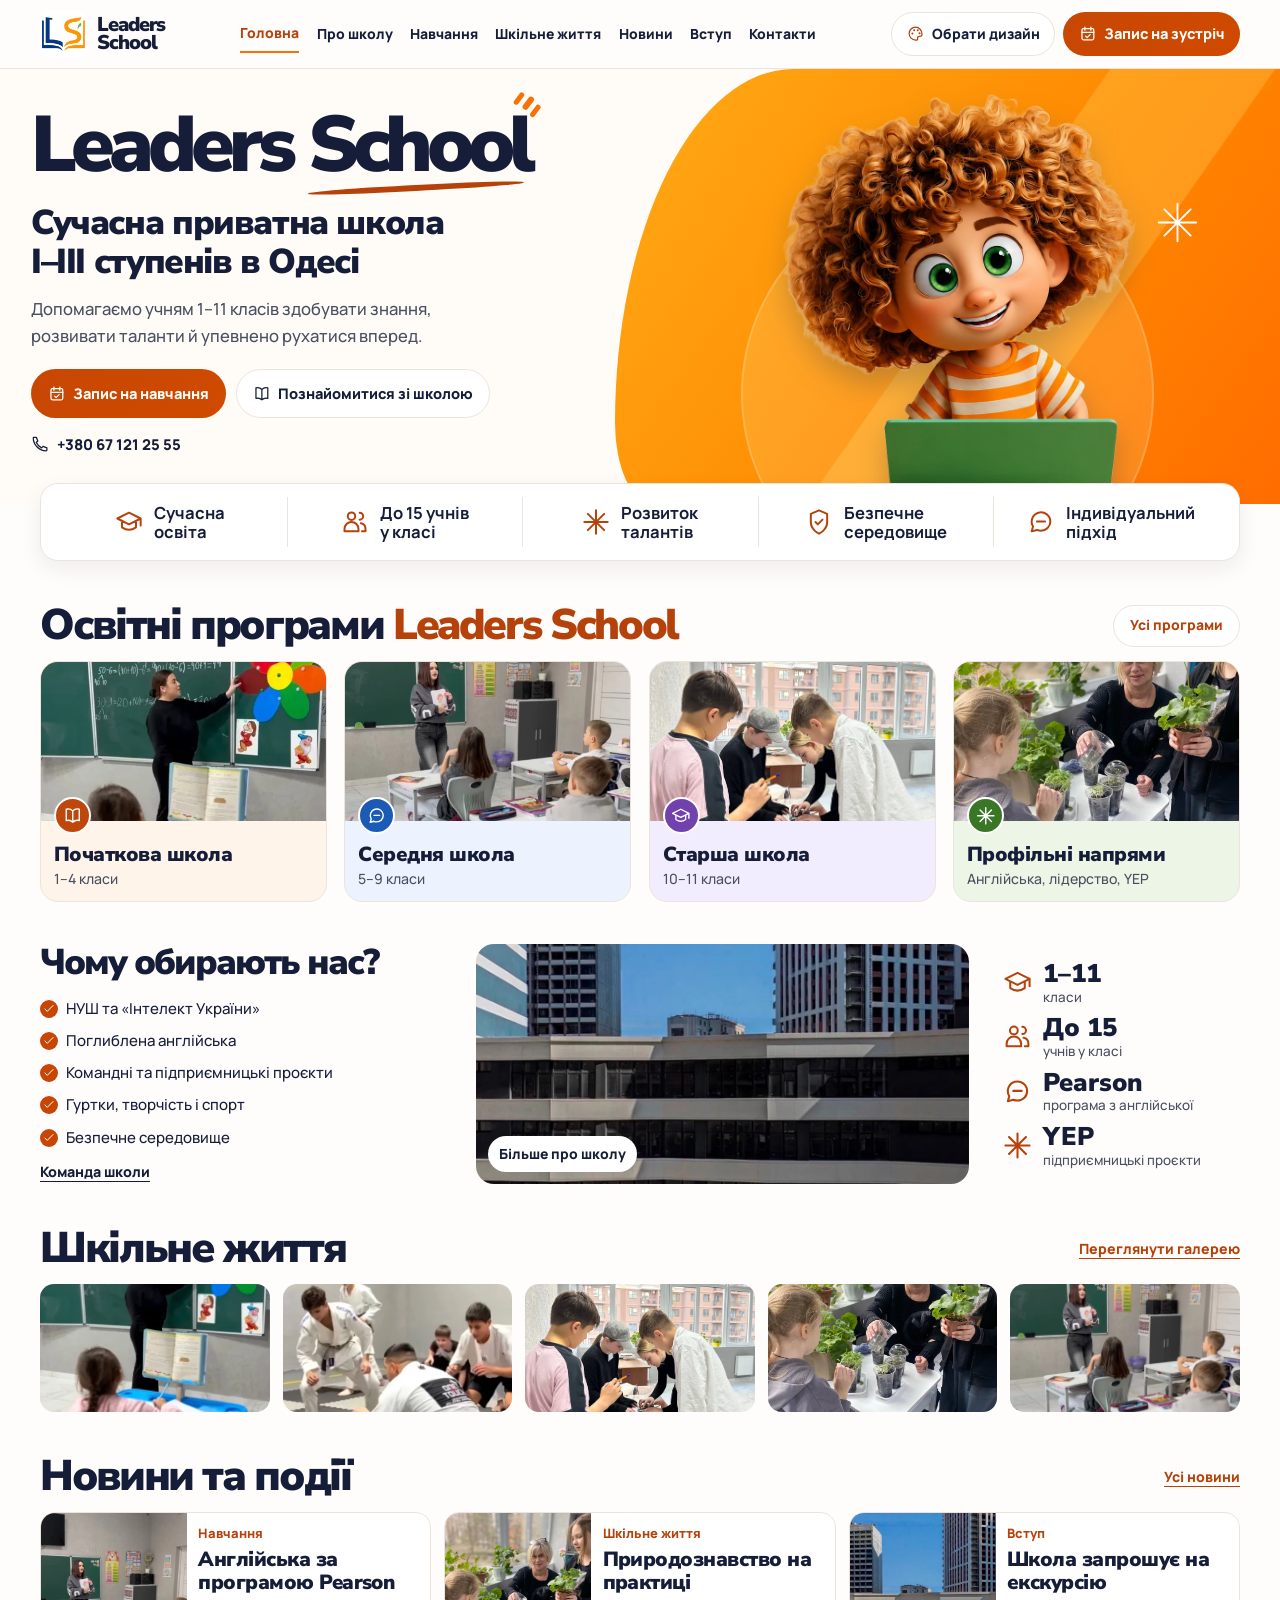
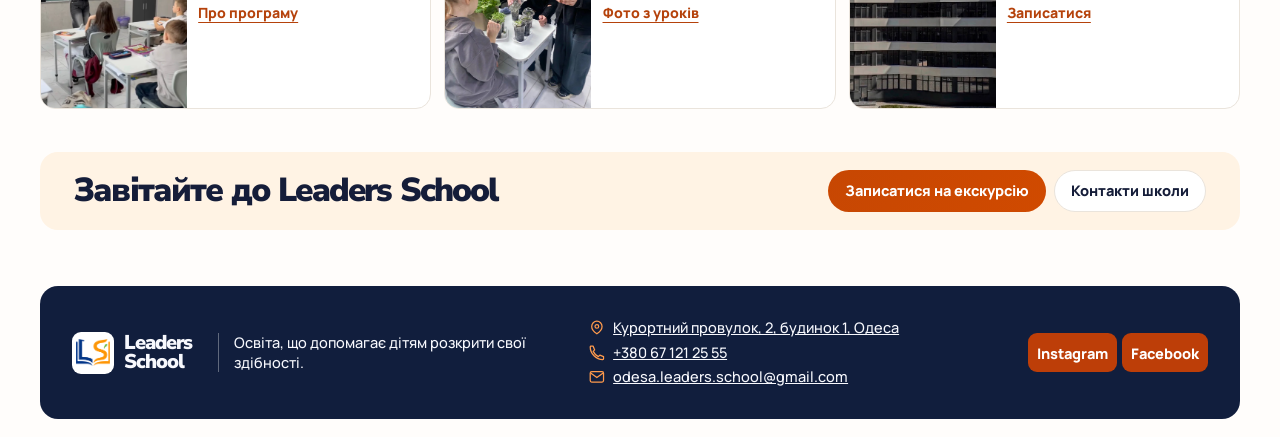
<file: index.html>
<!doctype html>
<html lang="uk" data-theme="bright">
<head>
<meta charset="utf-8">
<meta name="viewport" content="width=device-width, initial-scale=1">
<meta name="description" content="Odesa Leaders School — приватна школа для учнів 1–11 класів в Одесі. Дізнайтеся про програми, умови навчання та запишіться на екскурсію.">
<title>Odesa Leaders School — приватна школа в Одесі</title>
<link rel="icon" href="assets/school-logo.webp" type="image/webp">
<link rel="stylesheet" href="styles.css">
<link rel="stylesheet" href="home-reference.css">
<script>
try {
  const options = ['bright', 'editorial', 'night'];
  const theme = new URLSearchParams(location.search).get('design') || localStorage.getItem('ols-design');
  if (options.includes(theme)) document.documentElement.dataset.theme = theme;
} catch {}
</script>
<script src="site.js" defer></script>
</head>
<body id="top">
<svg xmlns="http://www.w3.org/2000/svg" class="symbols" aria-hidden="true">
  <symbol id="i-pin" viewBox="0 0 24 24"><path d="M19 10c0 5-7 10-7 10S5 15 5 10a7 7 0 1 1 14 0Z"/><circle cx="12" cy="10" r="2.5"/></symbol>
  <symbol id="i-phone" viewBox="0 0 24 24"><path d="M7 3H4a1 1 0 0 0-1 1c0 9 8 17 17 17a1 1 0 0 0 1-1v-3l-5-2-2 2a15 15 0 0 1-7-7l2-2Z"/></symbol>
  <symbol id="i-palette" viewBox="0 0 24 24"><path d="M12 3a9 9 0 1 0 0 18h1.5a1.5 1.5 0 0 0 1.4-2c-.4-1-.2-2.2.8-2.7.5-.3 1-.3 1.5-.3h.8a3 3 0 0 0 3-3c0-5.5-4-10-9-10Z"/><path d="M7.5 12h.01M10 7.5h.01M15 7.5h.01M17.5 11.5h.01" stroke-width="2.8"/></symbol>
  <symbol id="i-menu" viewBox="0 0 24 24"><path d="M4 6h16M4 12h16M4 18h16"/></symbol>
  <symbol id="i-x" viewBox="0 0 24 24"><path d="m6 6 12 12M18 6 6 18"/></symbol>
  <symbol id="i-book" viewBox="0 0 24 24"><path d="M12 6a8 8 0 0 0-8-2v14a8 8 0 0 1 8 2 8 8 0 0 1 8-2V4a8 8 0 0 0-8 2Zm0 0v14"/></symbol>
  <symbol id="i-chat" viewBox="0 0 24 24"><path d="M20 11.5a8 8 0 0 1-8 8 9 9 0 0 1-3.5-.7L4 20l1.2-4.1A8 8 0 1 1 20 11.5Z"/><path d="M8.5 11.5h7"/></symbol>
  <symbol id="i-spark" viewBox="0 0 24 24"><path d="M12 2v20M2 12h20M5 5l14 14M5 19 19 5"/></symbol>
  <symbol id="i-calendar" viewBox="0 0 24 24"><rect x="4" y="5" width="16" height="15" rx="2"/><path d="M8 3v4m8-4v4M4 10h16m-11 5 2 2 4-4"/></symbol>
  <symbol id="i-check" viewBox="0 0 24 24"><path d="m5 12 4 4L19 6"/></symbol>
  <symbol id="i-shield" viewBox="0 0 24 24"><path d="M12 22s7-3 7-10V5l-7-3-7 3v7c0 7 7 10 7 10Z"/><path d="m9 12 2 2 4-4"/></symbol>
  <symbol id="i-mail" viewBox="0 0 24 24"><rect x="3" y="5" width="18" height="14" rx="2"/><path d="m4 7 8 6 8-6"/></symbol>
  <symbol id="i-camera" viewBox="0 0 24 24"><path d="M3 7h4l2-3h6l2 3h4v13H3Z"/><circle cx="12" cy="13" r="3.5"/></symbol>
  <symbol id="i-cap" viewBox="0 0 24 24"><path d="M2 9l10-5 10 5-10 5L2 9Zm4 2.1v5.5c4 2.8 8 2.8 12 0v-5.5M22 9v6"/></symbol>
  <symbol id="i-people" viewBox="0 0 24 24"><circle cx="9" cy="7" r="3.2"/><path d="M3 20v-2a6 6 0 0 1 12 0v2H3ZM16 4a3 3 0 0 1 0 6m1 3a5 5 0 0 1 4 5v2h-3"/></symbol>
</svg>
<a class="skip" href="#main">Перейти до вмісту</a>
<header class="header">
  <div class="wrap nav-wrap">
    <a class="brand" href="index.html" aria-label="Odesa Leaders School, головна">
      <img class="brand-image" src="assets/logo.webp" width="47" height="47" alt=""><span class="brand-mark" hidden>L<span>.</span></span>
      <span class="brand-text" lang="en">Leaders<span>School</span></span>
    </a>
    <nav id="navigation" class="nav" aria-label="Головна навігація">
      <a href="index.html" aria-current="page" class="nav-home">Головна</a>
      <a href="about.html">Про школу</a>
      <a href="programs.html">Навчання</a>
      <a href="school-life.html">Шкільне життя</a>
      <a href="news.html">Новини</a>
      <a href="admissions.html" class="nav-admissions">Вступ</a>
      <a href="contacts.html">Контакти</a>
    </nav>
    <div class="nav-actions">
      <button class="design-button" type="button" id="open-design" aria-label="Обрати дизайн"><svg class="icon" aria-hidden="true"><use href="#i-palette"/></svg><span><span class="design-verb">Обрати </span>дизайн</span></button>
      <a class="button primary header-enroll" href="admissions.html?kind=tour#request"><svg class="icon" aria-hidden="true"><use href="#i-calendar"/></svg> Запис на зустріч</a>
      <button class="icon-button menu-button" id="menu-button" type="button" aria-label="Відкрити меню" aria-expanded="false" aria-controls="navigation"><svg class="icon" aria-hidden="true"><use href="#i-menu"/></svg></button>
    </div>
  </div>
</header>
<main id="main" class="home-reference">
  <section class="home-top" aria-labelledby="hero-title">
    <div class="hero home-hero">
      <div class="hero-content">
        <h1 id="hero-title" lang="en">Leaders <em>School</em></h1>
        <p class="hero-lead">Сучасна приватна школа<br>I–III ступенів в Одесі</p>
        <p class="hero-description">Допомагаємо учням 1–11 класів здобувати знання, розвивати таланти й упевнено рухатися вперед.</p>
        <div class="actions">
          <a class="button primary" href="admissions.html#request"><svg class="icon" aria-hidden="true"><use href="#i-calendar"/></svg> Запис на навчання</a>
          <a class="button secondary" href="about.html"><svg class="icon" aria-hidden="true"><use href="#i-book"/></svg> Познайомитися зі школою</a>
        </div>
        <a class="hero-phone" href="tel:+380671212555"><svg class="icon" aria-hidden="true"><use href="#i-phone"/></svg> +380 67 121 25 55</a>
      </div>
      <div class="hero-visual">
        <div class="home-orbit" aria-hidden="true"></div>
        <svg class="burst" aria-hidden="true" viewBox="0 0 24 24"><use href="#i-spark"/></svg>
        <img class="mascot" src="assets/mascot.webp" width="818" height="941" alt="Мальований хлопчик із зеленим ноутбуком" fetchpriority="high">
      </div>
    </div>
    <ul class="wrap home-perks" aria-label="Переваги Leaders School">
      <li><svg class="icon" aria-hidden="true"><use href="#i-cap"/></svg><strong>Сучасна <br>освіта</strong></li>
      <li><svg class="icon" aria-hidden="true"><use href="#i-people"/></svg><strong>До 15 учнів <br>у класі</strong></li>
      <li><svg class="icon" aria-hidden="true"><use href="#i-spark"/></svg><strong>Розвиток <br>талантів</strong></li>
      <li><svg class="icon" aria-hidden="true"><use href="#i-shield"/></svg><strong>Безпечне <br>середовище</strong></li>
      <li><svg class="icon" aria-hidden="true"><use href="#i-chat"/></svg><strong>Індивідуальний <br>підхід</strong></li>
    </ul>
  </section>

  <section class="wrap home-section" id="programs">
    <div class="home-heading">
      <h2>Освітні програми <em>Leaders School</em></h2>
      <a class="button secondary home-pill" href="programs.html">Усі програми</a>
    </div>
    <div class="stage-grid" id="curriculum">
      <a class="stage-card stage-peach" href="programs.html#programs"><span class="stage-media"><img src="assets/primary.webp" alt="" loading="lazy"><span class="tile-icon"><svg class="icon" aria-hidden="true"><use href="#i-book"/></svg></span></span><span class="stage-copy"><strong>Початкова школа</strong><span>1–4 класи</span></span></a>
      <a class="stage-card stage-blue" href="programs.html#programs"><span class="stage-media"><img src="assets/english.webp" alt="" loading="lazy"><span class="tile-icon"><svg class="icon" aria-hidden="true"><use href="#i-chat"/></svg></span></span><span class="stage-copy"><strong>Середня школа</strong><span>5–9 класи</span></span></a>
      <a class="stage-card stage-lilac" href="programs.html#programs"><span class="stage-media"><img src="assets/projects.webp" alt="" loading="lazy"><span class="tile-icon"><svg class="icon" aria-hidden="true"><use href="#i-cap"/></svg></span></span><span class="stage-copy"><strong>Старша школа</strong><span>10–11 класи</span></span></a>
      <a class="stage-card stage-mint" href="programs.html#curriculum"><span class="stage-media"><img src="assets/science.webp" alt="" loading="lazy"><span class="tile-icon"><svg class="icon" aria-hidden="true"><use href="#i-spark"/></svg></span></span><span class="stage-copy"><strong>Профільні напрями</strong><span>Англійська, лідерство, YEP</span></span></a>
    </div>
  </section>

  <section class="wrap home-section home-why" id="about">
    <div id="advantages">
      <h2>Чому обирають нас?</h2>
      <ul class="advantage-list">
        <li><svg class="icon" aria-hidden="true"><use href="#i-check"/></svg> НУШ та «Інтелект України»</li>
        <li><svg class="icon" aria-hidden="true"><use href="#i-check"/></svg> Поглиблена англійська</li>
        <li><svg class="icon" aria-hidden="true"><use href="#i-check"/></svg> Командні та підприємницькі проєкти</li>
        <li><svg class="icon" aria-hidden="true"><use href="#i-check"/></svg> Гуртки, творчість і спорт</li>
        <li><svg class="icon" aria-hidden="true"><use href="#i-check"/></svg> Безпечне середовище</li>
      </ul>
      <a class="text-link home-team" id="team" href="about.html#team">Команда школи</a>
    </div>
    <a class="home-building" href="about.html#about">
      <img src="assets/building.webp" alt="" loading="lazy">
      <span>Більше про школу</span>
    </a>
    <ul class="home-figures" aria-label="Навчання у цифрах і фактах">
      <li><svg class="icon" aria-hidden="true"><use href="#i-cap"/></svg><div><strong>1–11</strong><span>класи</span></div></li>
      <li><svg class="icon" aria-hidden="true"><use href="#i-people"/></svg><div><strong>До 15</strong><span>учнів у класі</span></div></li>
      <li><svg class="icon" aria-hidden="true"><use href="#i-chat"/></svg><div><strong>Pearson</strong><span>програма з англійської</span></div></li>
      <li><svg class="icon" aria-hidden="true"><use href="#i-spark"/></svg><div><strong>YEP</strong><span>підприємницькі проєкти</span></div></li>
    </ul>
  </section>

  <section class="wrap home-preview home-life" id="life" aria-labelledby="home-life-title">
    <div class="home-preview-head">
      <h2 id="home-life-title">Шкільне життя</h2>
      <a class="home-preview-link" href="school-life.html#life">Переглянути галерею</a>
    </div>
    <div class="home-gallery" id="gallery" aria-label="Фотогалерея школи">
      <button class="home-gallery-photo" type="button" data-category="lessons"><img loading="lazy" src="assets/primary.webp" alt="Заняття учнів початкової школи"></button>
      <button class="home-gallery-photo" type="button" data-category="sport"><img loading="lazy" src="assets/sport.webp" alt="Учні на спортивному тренуванні"></button>
      <button class="home-gallery-photo" type="button" data-category="projects"><img loading="lazy" src="assets/projects.webp" alt="Учні працюють у команді над проєктом"></button>
      <button class="home-gallery-photo" type="button" data-category="lessons"><img loading="lazy" src="assets/science.webp" alt="Практичне заняття з природознавства"></button>
      <button class="home-gallery-photo" type="button" data-category="lessons"><img loading="lazy" src="assets/english.webp" alt="Урок англійської мови у Leaders School"></button>
    </div>
    <p id="gallery-fallback" hidden>Фотографії можна переглянути на сторінці <a href="school-life.html#life">«Шкільне життя»</a>.</p>
  </section>

  <section class="wrap home-preview home-news" id="news" aria-labelledby="home-news-title">
    <div class="home-preview-head">
      <h2 id="home-news-title">Новини та події</h2>
      <a class="home-preview-link" href="news.html">Усі новини</a>
    </div>
    <div class="home-news-grid">
      <article class="home-news-card">
        <img src="assets/english.webp" alt="" loading="lazy">
        <div><p class="home-news-category">Навчання</p><h3>Англійська за програмою Pearson</h3><a class="home-preview-link" href="programs.html#curriculum">Про програму</a></div>
      </article>
      <article class="home-news-card">
        <img src="assets/science.webp" alt="" loading="lazy">
        <div><p class="home-news-category">Шкільне життя</p><h3>Природознавство на практиці</h3><a class="home-preview-link" href="school-life.html?gallery=lessons#life">Фото з уроків</a></div>
      </article>
      <article class="home-news-card">
        <img src="assets/building.webp" alt="" loading="lazy">
        <div><p class="home-news-category">Вступ</p><h3>Школа запрошує на екскурсію</h3><a class="home-preview-link" href="admissions.html?kind=tour#request">Записатися</a></div>
      </article>
    </div>
  </section>

  <section class="wrap home-contact-strip" id="admissions" aria-labelledby="home-visit">
    <h2 id="home-visit">Завітайте до Leaders School</h2>
    <div class="home-contact-actions" id="request">
      <a class="button primary" href="admissions.html?kind=tour#request">Записатися на екскурсію</a>
      <a class="button secondary" href="contacts.html">Контакти школи</a>
    </div>
  </section>
</main>
<footer class="school-footer" id="contacts">
  <div class="wrap footer-wrap">
    <a class="brand" href="index.html" aria-label="Odesa Leaders School, головна">
      <img class="brand-image" src="assets/logo.webp" width="47" height="47" alt=""><span class="brand-mark" hidden>L<span>.</span></span>
      <span class="brand-text" lang="en">Leaders<span>School</span></span>
    </a>
    <p class="footer-motto">Освіта, що допомагає дітям розкрити свої здібності.</p>
    <ul class="footer-contacts">
      <li><svg class="icon" aria-hidden="true"><use href="#i-pin"/></svg><a href="contacts.html">Курортний провулок, 2, будинок 1, Одеса</a></li>
      <li><svg class="icon" aria-hidden="true"><use href="#i-phone"/></svg><a href="tel:+380671212555">+380 67 121 25 55</a></li>
      <li><svg class="icon" aria-hidden="true"><use href="#i-mail"/></svg><a href="mailto:odesa.leaders.school@gmail.com">odesa.leaders.school@gmail.com</a></li>
    </ul>
    <ul class="footer-social" aria-label="Соціальні мережі школи">
      <li><a href="https://www.instagram.com/odesa_leaders_school/" target="_blank" rel="noopener">Instagram</a></li>
      <li><a href="https://www.facebook.com/profile.php?id=61561097815403" target="_blank" rel="noopener">Facebook</a></li>
    </ul>
  </div>
</footer>

<dialog id="design-dialog" aria-labelledby="design-title">
  <div class="dialog-head"><div><p class="eyebrow">Оформлення сайту</p><h2 id="design-title">Оберіть дизайн</h2></div><button class="icon-button close-dialog" type="button" aria-label="Закрити"><svg class="icon"><use href="#i-x"/></svg></button></div>
  <p class="dialog-note">Перемикайте варіанти, щоб побачити зміни. Ваш вибір збережеться у цьому браузері.</p>
  <div class="theme-options" role="group" aria-label="Варіанти дизайну">
    <button class="theme-option" data-design="bright" type="button" aria-pressed="true"><span class="theme-preview theme-bright" aria-hidden="true"><i></i><b></b><img src="assets/mascot.webp" alt="" width="818" height="941"></span><span class="option-label"><span>Яскравий</span><svg class="icon"><use href="#i-check"/></svg></span><small>Фірмовий помаранчевий</small></button>
    <button class="theme-option" data-design="editorial" type="button" aria-pressed="false"><span class="theme-preview theme-editorial" aria-hidden="true"><i></i><b></b><img src="assets/mascot.webp" alt="" width="818" height="941"></span><span class="option-label"><span>Академічний</span><svg class="icon"><use href="#i-check"/></svg></span><small>Молочний і бордовий</small></button>
    <button class="theme-option" data-design="night" type="button" aria-pressed="false"><span class="theme-preview theme-night" aria-hidden="true"><i></i><b></b><img src="assets/mascot.webp" alt="" width="818" height="941"></span><span class="option-label"><span>Нічний</span><svg class="icon"><use href="#i-check"/></svg></span><small>Темно-синій і м’ятний</small></button>
  </div>
  <div class="dialog-foot"><button type="button" class="button primary close-dialog">Готово</button></div>
</dialog>

<dialog id="photo-dialog" class="photo-dialog" aria-label="Фото зі шкільної галереї">
  <button class="icon-button close-dialog" type="button" aria-label="Закрити"><svg class="icon"><use href="#i-x"/></svg></button>
  <figure><img id="large-photo" alt=""><figcaption id="photo-caption"></figcaption></figure>
</dialog>
</body>
</html>
</file>
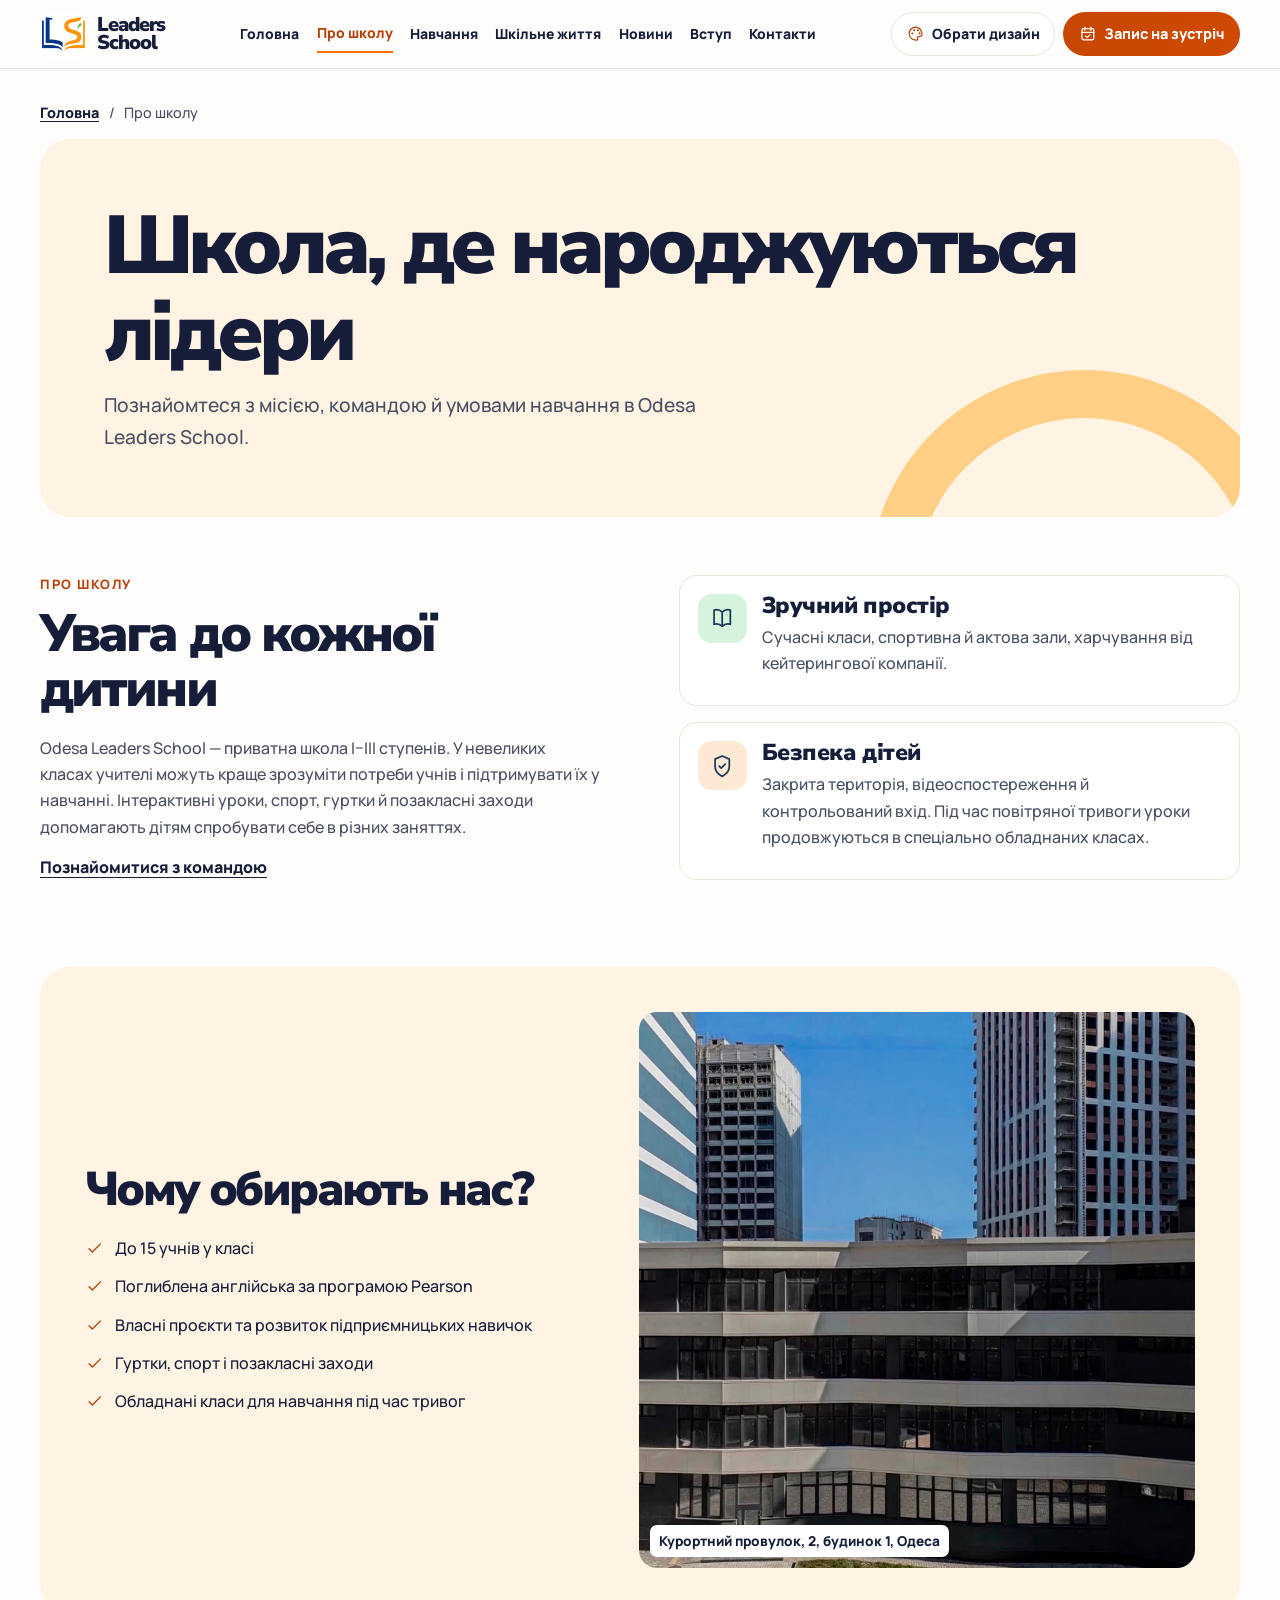
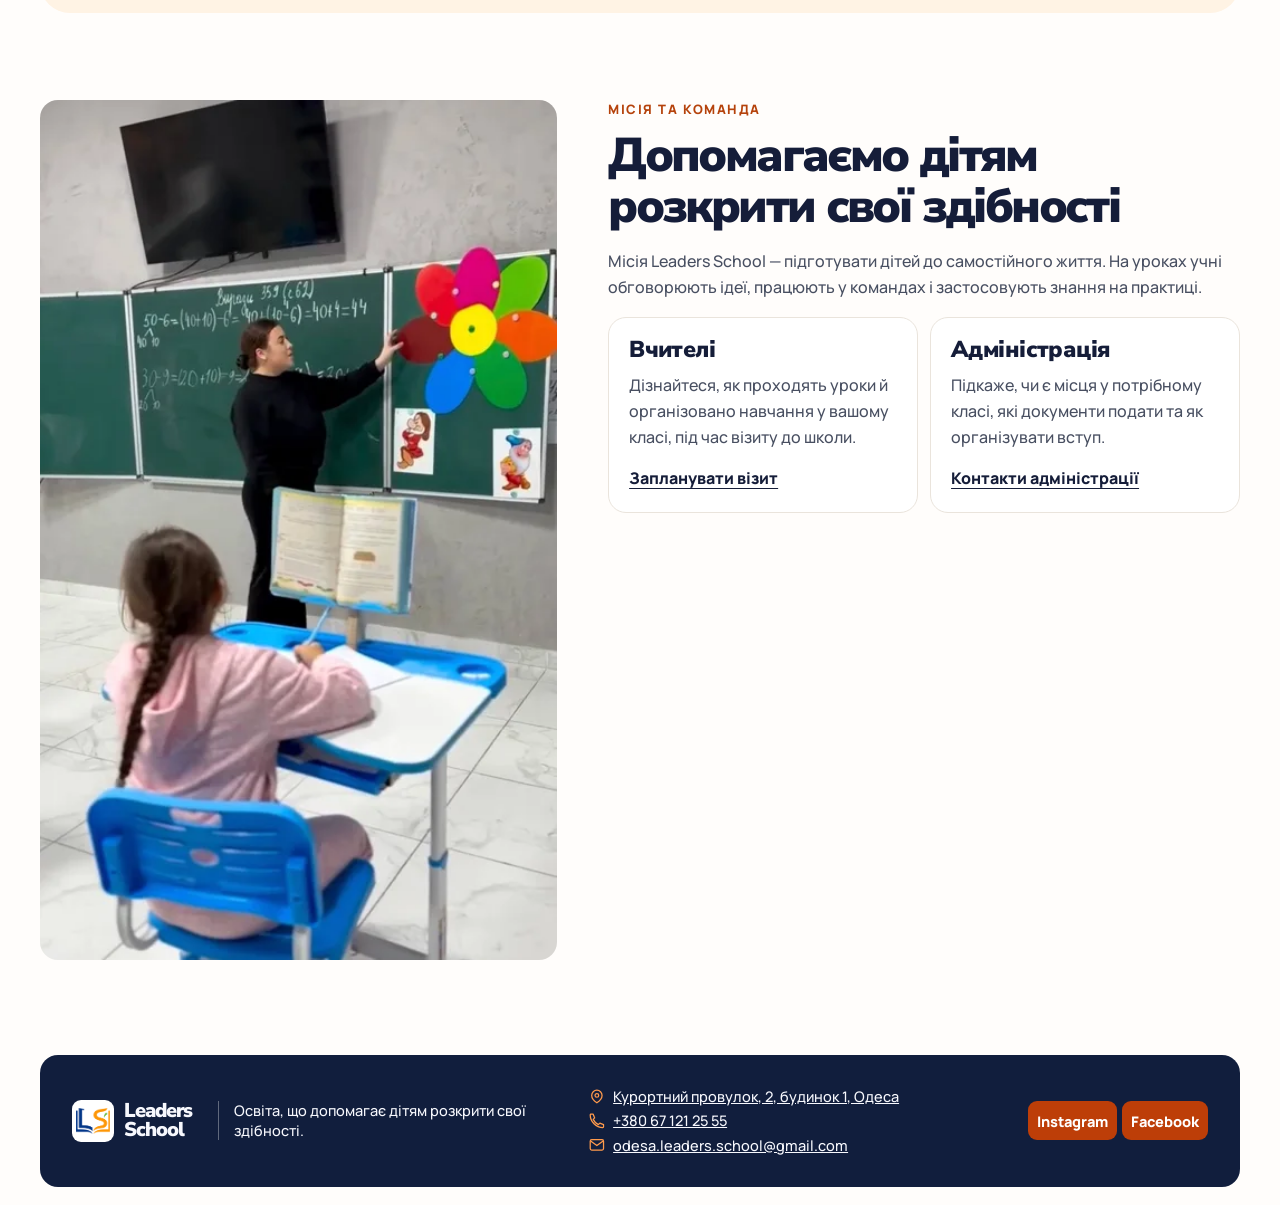
<file: about.html>
<!doctype html>
<html lang="uk" data-theme="bright">
<head>
<meta charset="utf-8">
<meta name="viewport" content="width=device-width, initial-scale=1">
<meta name="description" content="Познайомтеся з місією, командою й умовами навчання в Odesa Leaders School.">
<title>Про школу — Odesa Leaders School</title>
<link rel="icon" href="assets/school-logo.webp" type="image/webp">
<link rel="stylesheet" href="styles.css">
<script>
try {
  const options = ['bright', 'editorial', 'night'];
  const theme = new URLSearchParams(location.search).get('design') || localStorage.getItem('ols-design');
  if (options.includes(theme)) document.documentElement.dataset.theme = theme;
} catch {}
</script>
<script src="site.js" defer></script>
</head>
<body id="top">
<svg xmlns="http://www.w3.org/2000/svg" class="symbols" aria-hidden="true">
  <symbol id="i-pin" viewBox="0 0 24 24"><path d="M19 10c0 5-7 10-7 10S5 15 5 10a7 7 0 1 1 14 0Z"/><circle cx="12" cy="10" r="2.5"/></symbol>
  <symbol id="i-phone" viewBox="0 0 24 24"><path d="M7 3H4a1 1 0 0 0-1 1c0 9 8 17 17 17a1 1 0 0 0 1-1v-3l-5-2-2 2a15 15 0 0 1-7-7l2-2Z"/></symbol>
  <symbol id="i-palette" viewBox="0 0 24 24"><path d="M12 3a9 9 0 1 0 0 18h1.5a1.5 1.5 0 0 0 1.4-2c-.4-1-.2-2.2.8-2.7.5-.3 1-.3 1.5-.3h.8a3 3 0 0 0 3-3c0-5.5-4-10-9-10Z"/><path d="M7.5 12h.01M10 7.5h.01M15 7.5h.01M17.5 11.5h.01" stroke-width="2.8"/></symbol>
  <symbol id="i-menu" viewBox="0 0 24 24"><path d="M4 6h16M4 12h16M4 18h16"/></symbol>
  <symbol id="i-x" viewBox="0 0 24 24"><path d="m6 6 12 12M18 6 6 18"/></symbol>
  <symbol id="i-book" viewBox="0 0 24 24"><path d="M12 6a8 8 0 0 0-8-2v14a8 8 0 0 1 8 2 8 8 0 0 1 8-2V4a8 8 0 0 0-8 2Zm0 0v14"/></symbol>
  <symbol id="i-chat" viewBox="0 0 24 24"><path d="M20 11.5a8 8 0 0 1-8 8 9 9 0 0 1-3.5-.7L4 20l1.2-4.1A8 8 0 1 1 20 11.5Z"/><path d="M8.5 11.5h7"/></symbol>
  <symbol id="i-spark" viewBox="0 0 24 24"><path d="M12 2v20M2 12h20M5 5l14 14M5 19 19 5"/></symbol>
  <symbol id="i-calendar" viewBox="0 0 24 24"><rect x="4" y="5" width="16" height="15" rx="2"/><path d="M8 3v4m8-4v4M4 10h16m-11 5 2 2 4-4"/></symbol>
  <symbol id="i-check" viewBox="0 0 24 24"><path d="m5 12 4 4L19 6"/></symbol>
  <symbol id="i-shield" viewBox="0 0 24 24"><path d="M12 22s7-3 7-10V5l-7-3-7 3v7c0 7 7 10 7 10Z"/><path d="m9 12 2 2 4-4"/></symbol>
  <symbol id="i-mail" viewBox="0 0 24 24"><rect x="3" y="5" width="18" height="14" rx="2"/><path d="m4 7 8 6 8-6"/></symbol>
  <symbol id="i-camera" viewBox="0 0 24 24"><path d="M3 7h4l2-3h6l2 3h4v13H3Z"/><circle cx="12" cy="13" r="3.5"/></symbol>
  <symbol id="i-cap" viewBox="0 0 24 24"><path d="M2 9l10-5 10 5-10 5L2 9Zm4 2.1v5.5c4 2.8 8 2.8 12 0v-5.5M22 9v6"/></symbol>
  <symbol id="i-people" viewBox="0 0 24 24"><circle cx="9" cy="7" r="3.2"/><path d="M3 20v-2a6 6 0 0 1 12 0v2H3ZM16 4a3 3 0 0 1 0 6m1 3a5 5 0 0 1 4 5v2h-3"/></symbol>
</svg>
<a class="skip" href="#main">Перейти до вмісту</a>
<header class="header">
  <div class="wrap nav-wrap">
    <a class="brand" href="index.html" aria-label="Odesa Leaders School, головна">
      <img class="brand-image" src="assets/logo.webp" width="47" height="47" alt=""><span class="brand-mark" hidden>L<span>.</span></span>
      <span class="brand-text" lang="en">Leaders<span>School</span></span>
    </a>
    <nav id="navigation" class="nav" aria-label="Головна навігація">
      <a href="index.html" class="nav-home">Головна</a>
      <a href="about.html" aria-current="page">Про школу</a>
      <a href="programs.html">Навчання</a>
      <a href="school-life.html">Шкільне життя</a>
      <a href="news.html">Новини</a>
      <a href="admissions.html" class="nav-admissions">Вступ</a>
      <a href="contacts.html">Контакти</a>
    </nav>
    <div class="nav-actions">
      <button class="design-button" type="button" id="open-design" aria-label="Обрати дизайн"><svg class="icon" aria-hidden="true"><use href="#i-palette"/></svg><span><span class="design-verb">Обрати </span>дизайн</span></button>
      <a class="button primary header-enroll" href="admissions.html?kind=tour#request"><svg class="icon" aria-hidden="true"><use href="#i-calendar"/></svg> Запис на зустріч</a>
      <button class="icon-button menu-button" id="menu-button" type="button" aria-label="Відкрити меню" aria-expanded="false" aria-controls="navigation"><svg class="icon" aria-hidden="true"><use href="#i-menu"/></svg></button>
    </div>
  </div>
</header>
<main id="main" class="inner-page">
  <div class="wrap page-start">
    <nav class="breadcrumbs" aria-label="Шлях до сторінки"><a href="index.html">Головна</a><span aria-hidden="true">/</span><span aria-current="page">Про школу</span></nav>
    <div class="page-hero"><h1>Школа, де народжуються лідери</h1><p>Познайомтеся з місією, командою й умовами навчання в Odesa Leaders School.</p></div>
  </div>

  <section class="section wrap overview" id="about">
    <div class="overview-copy">
      <p class="eyebrow">Про школу</p>
      <h2>Увага до кожної дитини</h2>
      <p>Odesa Leaders School — приватна школа I–III ступенів. У невеликих класах учителі можуть краще зрозуміти потреби учнів і підтримувати їх у навчанні. Інтерактивні уроки, спорт, гуртки й позакласні заходи допомагають дітям спробувати себе в різних заняттях.</p>
      <a class="text-link" href="#team">Познайомитися з командою</a>
    </div>
    <div class="overview-list">
      <article><span class="tile-icon mint"><svg class="icon"><use href="#i-book"/></svg></span><div><h3>Зручний простір</h3><p>Сучасні класи, спортивна й актова зали, харчування від кейтерингової компанії.</p></div></article>
      <article><span class="tile-icon peach"><svg class="icon"><use href="#i-shield"/></svg></span><div><h3>Безпека дітей</h3><p>Закрита територія, відеоспостереження й контрольований вхід. Під час повітряної тривоги уроки продовжуються в спеціально обладнаних класах.</p></div></article>
    </div>
  </section>

  <section class="wrap" id="advantages">
    <div class="feature-panel">
      <div class="feature-copy">
        <h2>Чому обирають нас?</h2>
        <ul class="advantage-list">
          <li><svg class="icon" aria-hidden="true"><use href="#i-check"/></svg> До 15 учнів у класі</li>
          <li><svg class="icon" aria-hidden="true"><use href="#i-check"/></svg> Поглиблена англійська за програмою Pearson</li>
          <li><svg class="icon" aria-hidden="true"><use href="#i-check"/></svg> Власні проєкти та розвиток підприємницьких навичок</li>
          <li><svg class="icon" aria-hidden="true"><use href="#i-check"/></svg> Гуртки, спорт і позакласні заходи</li>
          <li><svg class="icon" aria-hidden="true"><use href="#i-check"/></svg> Обладнані класи для навчання під час тривог</li>
        </ul>
      </div>
      <figure class="feature-photo"><img src="assets/building.webp" alt="Будівля Odesa Leaders School в Одесі" loading="lazy"><figcaption>Курортний провулок, 2, будинок 1, Одеса</figcaption></figure>
    </div>
  </section>

  <section class="section wrap team" id="team">
    <figure class="team-photo"><img src="assets/primary.webp" alt="Учителька проводить урок у початковій школі" loading="lazy"></figure>
    <div>
      <p class="eyebrow">Місія та команда</p>
      <h2>Допомагаємо дітям розкрити свої здібності</h2>
      <p>Місія Leaders School — підготувати дітей до самостійного життя. На уроках учні обговорюють ідеї, працюють у командах і застосовують знання на практиці.</p>
      <div class="team-roles">
        <article><h3>Вчителі</h3><p>Дізнайтеся, як проходять уроки й організовано навчання у вашому класі, під час візиту до школи.</p><a class="text-link" href="admissions.html?kind=tour#request" data-request="tour">Запланувати візит</a></article>
        <article><h3>Адміністрація</h3><p>Підкаже, чи є місця у потрібному класі, які документи подати та як організувати вступ.</p><a class="text-link" href="contacts.html#contacts">Контакти адміністрації</a></article>
      </div>
    </div>
  </section>
</main>
<footer class="school-footer">
  <div class="wrap footer-wrap">
    <a class="brand" href="index.html" aria-label="Odesa Leaders School, головна">
      <img class="brand-image" src="assets/logo.webp" width="47" height="47" alt=""><span class="brand-mark" hidden>L<span>.</span></span>
      <span class="brand-text" lang="en">Leaders<span>School</span></span>
    </a>
    <p class="footer-motto">Освіта, що допомагає дітям розкрити свої здібності.</p>
    <ul class="footer-contacts">
      <li><svg class="icon" aria-hidden="true"><use href="#i-pin"/></svg><a href="contacts.html">Курортний провулок, 2, будинок 1, Одеса</a></li>
      <li><svg class="icon" aria-hidden="true"><use href="#i-phone"/></svg><a href="tel:+380671212555">+380 67 121 25 55</a></li>
      <li><svg class="icon" aria-hidden="true"><use href="#i-mail"/></svg><a href="mailto:odesa.leaders.school@gmail.com">odesa.leaders.school@gmail.com</a></li>
    </ul>
    <ul class="footer-social" aria-label="Соціальні мережі школи">
      <li><a href="https://www.instagram.com/odesa_leaders_school/" target="_blank" rel="noopener">Instagram</a></li>
      <li><a href="https://www.facebook.com/profile.php?id=61561097815403" target="_blank" rel="noopener">Facebook</a></li>
    </ul>
  </div>
</footer>

<dialog id="design-dialog" aria-labelledby="design-title">
  <div class="dialog-head"><div><p class="eyebrow">Оформлення сайту</p><h2 id="design-title">Оберіть дизайн</h2></div><button class="icon-button close-dialog" type="button" aria-label="Закрити"><svg class="icon"><use href="#i-x"/></svg></button></div>
  <p class="dialog-note">Перемикайте варіанти, щоб побачити зміни. Ваш вибір збережеться у цьому браузері.</p>
  <div class="theme-options" role="group" aria-label="Варіанти дизайну">
    <button class="theme-option" data-design="bright" type="button" aria-pressed="true"><span class="theme-preview theme-bright" aria-hidden="true"><i></i><b></b><img src="assets/mascot.webp" alt="" width="818" height="941"></span><span class="option-label"><span>Яскравий</span><svg class="icon"><use href="#i-check"/></svg></span><small>Фірмовий помаранчевий</small></button>
    <button class="theme-option" data-design="editorial" type="button" aria-pressed="false"><span class="theme-preview theme-editorial" aria-hidden="true"><i></i><b></b><img src="assets/mascot.webp" alt="" width="818" height="941"></span><span class="option-label"><span>Академічний</span><svg class="icon"><use href="#i-check"/></svg></span><small>Молочний і бордовий</small></button>
    <button class="theme-option" data-design="night" type="button" aria-pressed="false"><span class="theme-preview theme-night" aria-hidden="true"><i></i><b></b><img src="assets/mascot.webp" alt="" width="818" height="941"></span><span class="option-label"><span>Нічний</span><svg class="icon"><use href="#i-check"/></svg></span><small>Темно-синій і м’ятний</small></button>
  </div>
  <div class="dialog-foot"><button type="button" class="button primary close-dialog">Готово</button></div>
</dialog>

</body>
</html>
</file>
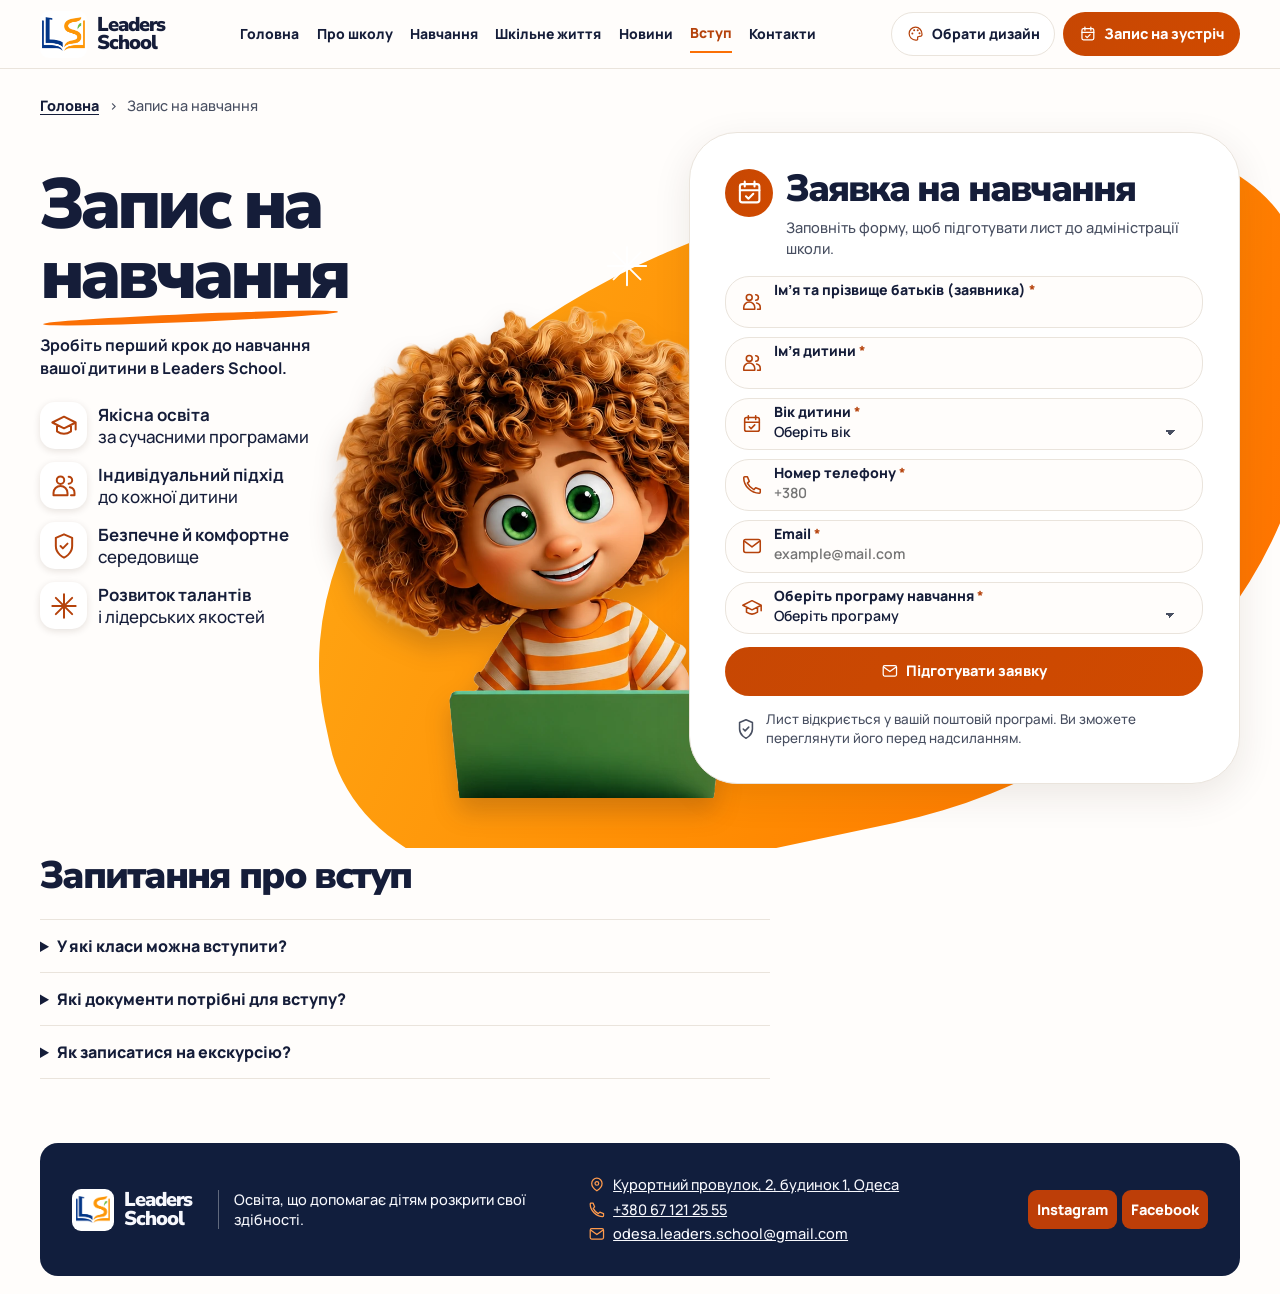
<file: admissions.html>
<!doctype html>
<html lang="uk" data-theme="bright">
<head>
<meta charset="utf-8">
<meta name="viewport" content="width=device-width, initial-scale=1">
<meta name="description" content="Підготуйте звернення щодо вступу, екскурсії чи консультації з адміністрацією школи.">
<title>Вступ — Odesa Leaders School</title>
<link rel="icon" href="assets/school-logo.webp" type="image/webp">
<link rel="stylesheet" href="styles.css">
<link rel="stylesheet" href="admissions-reference.css">
<script>
try {
  const options = ['bright', 'editorial', 'night'];
  const theme = new URLSearchParams(location.search).get('design') || localStorage.getItem('ols-design');
  if (options.includes(theme)) document.documentElement.dataset.theme = theme;
} catch {}
</script>
<script src="site.js" defer></script>
</head>
<body id="top">
<svg xmlns="http://www.w3.org/2000/svg" class="symbols" aria-hidden="true">
  <symbol id="i-pin" viewBox="0 0 24 24"><path d="M19 10c0 5-7 10-7 10S5 15 5 10a7 7 0 1 1 14 0Z"/><circle cx="12" cy="10" r="2.5"/></symbol>
  <symbol id="i-phone" viewBox="0 0 24 24"><path d="M7 3H4a1 1 0 0 0-1 1c0 9 8 17 17 17a1 1 0 0 0 1-1v-3l-5-2-2 2a15 15 0 0 1-7-7l2-2Z"/></symbol>
  <symbol id="i-palette" viewBox="0 0 24 24"><path d="M12 3a9 9 0 1 0 0 18h1.5a1.5 1.5 0 0 0 1.4-2c-.4-1-.2-2.2.8-2.7.5-.3 1-.3 1.5-.3h.8a3 3 0 0 0 3-3c0-5.5-4-10-9-10Z"/><path d="M7.5 12h.01M10 7.5h.01M15 7.5h.01M17.5 11.5h.01" stroke-width="2.8"/></symbol>
  <symbol id="i-menu" viewBox="0 0 24 24"><path d="M4 6h16M4 12h16M4 18h16"/></symbol>
  <symbol id="i-x" viewBox="0 0 24 24"><path d="m6 6 12 12M18 6 6 18"/></symbol>
  <symbol id="i-book" viewBox="0 0 24 24"><path d="M12 6a8 8 0 0 0-8-2v14a8 8 0 0 1 8 2 8 8 0 0 1 8-2V4a8 8 0 0 0-8 2Zm0 0v14"/></symbol>
  <symbol id="i-chat" viewBox="0 0 24 24"><path d="M20 11.5a8 8 0 0 1-8 8 9 9 0 0 1-3.5-.7L4 20l1.2-4.1A8 8 0 1 1 20 11.5Z"/><path d="M8.5 11.5h7"/></symbol>
  <symbol id="i-spark" viewBox="0 0 24 24"><path d="M12 2v20M2 12h20M5 5l14 14M5 19 19 5"/></symbol>
  <symbol id="i-calendar" viewBox="0 0 24 24"><rect x="4" y="5" width="16" height="15" rx="2"/><path d="M8 3v4m8-4v4M4 10h16m-11 5 2 2 4-4"/></symbol>
  <symbol id="i-check" viewBox="0 0 24 24"><path d="m5 12 4 4L19 6"/></symbol>
  <symbol id="i-shield" viewBox="0 0 24 24"><path d="M12 22s7-3 7-10V5l-7-3-7 3v7c0 7 7 10 7 10Z"/><path d="m9 12 2 2 4-4"/></symbol>
  <symbol id="i-mail" viewBox="0 0 24 24"><rect x="3" y="5" width="18" height="14" rx="2"/><path d="m4 7 8 6 8-6"/></symbol>
  <symbol id="i-camera" viewBox="0 0 24 24"><path d="M3 7h4l2-3h6l2 3h4v13H3Z"/><circle cx="12" cy="13" r="3.5"/></symbol>
  <symbol id="i-cap" viewBox="0 0 24 24"><path d="M2 9l10-5 10 5-10 5L2 9Zm4 2.1v5.5c4 2.8 8 2.8 12 0v-5.5M22 9v6"/></symbol>
  <symbol id="i-people" viewBox="0 0 24 24"><circle cx="9" cy="7" r="3.2"/><path d="M3 20v-2a6 6 0 0 1 12 0v2H3ZM16 4a3 3 0 0 1 0 6m1 3a5 5 0 0 1 4 5v2h-3"/></symbol>
</svg>
<a class="skip" href="#main">Перейти до вмісту</a>
<header class="header">
  <div class="wrap nav-wrap">
    <a class="brand" href="index.html" aria-label="Odesa Leaders School, головна">
      <img class="brand-image" src="assets/logo.webp" width="47" height="47" alt=""><span class="brand-mark" hidden>L<span>.</span></span>
      <span class="brand-text" lang="en">Leaders<span>School</span></span>
    </a>
    <nav id="navigation" class="nav" aria-label="Головна навігація">
      <a href="index.html" class="nav-home">Головна</a>
      <a href="about.html">Про школу</a>
      <a href="programs.html">Навчання</a>
      <a href="school-life.html">Шкільне життя</a>
      <a href="news.html">Новини</a>
      <a href="admissions.html" aria-current="page" class="nav-admissions">Вступ</a>
      <a href="contacts.html">Контакти</a>
    </nav>
    <div class="nav-actions">
      <button class="design-button" type="button" id="open-design" aria-label="Обрати дизайн"><svg class="icon" aria-hidden="true"><use href="#i-palette"/></svg><span><span class="design-verb">Обрати </span>дизайн</span></button>
      <a class="button primary header-enroll" href="admissions.html?kind=tour#request"><svg class="icon" aria-hidden="true"><use href="#i-calendar"/></svg> Запис на зустріч</a>
      <button class="icon-button menu-button" id="menu-button" type="button" aria-label="Відкрити меню" aria-expanded="false" aria-controls="navigation"><svg class="icon" aria-hidden="true"><use href="#i-menu"/></svg></button>
    </div>
  </div>
</header>
<main id="main" class="reference-page">
  <section class="ref-admit" id="admissions">
    <div class="wrap">
      <nav class="breadcrumbs ref-admit-trail" aria-label="Шлях до сторінки"><a href="index.html">Головна</a><span aria-hidden="true">›</span><span aria-current="page">Запис на навчання</span></nav>
      <div class="ref-admit-layout">
        <div class="ref-admit-intro">
          <h1>Запис на <span>навчання</span></h1>
          <p>Зробіть перший крок до навчання вашої дитини в Leaders School.</p>
          <ul class="ref-admit-benefits">
            <li><span><svg class="icon" aria-hidden="true"><use href="#i-cap"/></svg></span><div><strong>Якісна освіта</strong><br>за сучасними програмами</div></li>
            <li><span><svg class="icon" aria-hidden="true"><use href="#i-people"/></svg></span><div><strong>Індивідуальний підхід</strong><br>до кожної дитини</div></li>
            <li><span><svg class="icon" aria-hidden="true"><use href="#i-shield"/></svg></span><div><strong>Безпечне й комфортне</strong><br>середовище</div></li>
            <li><span><svg class="icon" aria-hidden="true"><use href="#i-spark"/></svg></span><div><strong>Розвиток талантів</strong><br>і лідерських якостей</div></li>
          </ul>
        </div>
        <div class="ref-admit-art">
          <svg class="burst" aria-hidden="true" viewBox="0 0 24 24"><use href="#i-spark"/></svg>
          <img src="assets/mascot.webp" width="818" height="941" alt="Мальований хлопчик із зеленим ноутбуком" fetchpriority="high">
        </div>
        <div class="ref-admit-card" id="request">
          <div class="ref-admit-card-head"><span><svg class="icon" aria-hidden="true"><use href="#i-calendar"/></svg></span><div><h2 data-request-heading>Заявка на навчання</h2><p id="request-note">Заповніть форму, щоб підготувати лист до адміністрації школи.</p></div></div>
          <form id="request-form" aria-describedby="request-note" action="mailto:odesa.leaders.school@gmail.com" method="post" enctype="text/plain">
            <input name="kind" type="hidden" value="admission">
            <label class="ref-field"><svg class="icon" aria-hidden="true"><use href="#i-people"/></svg><span>Ім’я та прізвище батьків (заявника) <b>*</b><input name="name" type="text" autocomplete="name" required maxlength="100"></span></label>
            <label class="ref-field"><svg class="icon" aria-hidden="true"><use href="#i-people"/></svg><span>Ім’я дитини <b>*</b><input name="child" type="text" required maxlength="100"></span></label>
            <label class="ref-field"><svg class="icon" aria-hidden="true"><use href="#i-calendar"/></svg><span>Вік дитини <b>*</b><select name="age" required><option value="">Оберіть вік</option><option>5</option><option>6</option><option>7</option><option>8</option><option>9</option><option>10</option><option>11</option><option>12</option><option>13</option><option>14</option><option>15</option><option>16</option><option>17</option><option>18</option><option>Інший</option></select></span></label>
            <label class="ref-field"><svg class="icon" aria-hidden="true"><use href="#i-phone"/></svg><span>Номер телефону <b>*</b><input name="phone" type="tel" autocomplete="tel" placeholder="+380" required maxlength="24" pattern="[+0-9\s\(\).\-]{7,24}" title="Вкажіть номер телефону, що містить щонайменше 7 цифр"></span></label>
            <label class="ref-field"><svg class="icon" aria-hidden="true"><use href="#i-mail"/></svg><span>Email <b>*</b><input name="email" type="email" autocomplete="email" placeholder="example@mail.com" required maxlength="120"></span></label>
            <label class="ref-field"><svg class="icon" aria-hidden="true"><use href="#i-cap"/></svg><span>Оберіть програму навчання <b>*</b><select name="grade" required><option value="">Оберіть програму</option><option>Початкова школа (1–4 класи)</option><option>Середня школа (5–9 класи)</option><option>Старша школа (10–11 класи)</option><option>Ще не визначилися</option></select></span></label>
            <button class="button primary" type="submit"><svg class="icon" aria-hidden="true"><use href="#i-mail"/></svg> Підготувати заявку</button>
            <p class="form-status" id="form-status" role="status" hidden></p>
          </form>
          <p class="ref-admit-note"><svg class="icon" aria-hidden="true"><use href="#i-shield"/></svg> Лист відкриється у вашій поштовій програмі. Ви зможете переглянути його перед надсиланням.</p>
        </div>
      </div>
    </div>
  </section>
  <section class="wrap ref-admit-questions" aria-labelledby="admission-questions-title">
    <h2 id="admission-questions-title">Запитання про вступ</h2>
    <div class="admissions-questions">
      <details><summary>У які класи можна вступити?</summary><p>Школа приймає звернення щодо вступу до 1–11 класів. Наявність місць у потрібному класі уточнюйте в адміністрації.</p></details>
      <details><summary>Які документи потрібні для вступу?</summary><p>Актуальний перелік документів і правила прийому можна уточнити в <a href="contacts.html#contacts">адміністрації школи</a>.</p></details>
      <details><summary>Як записатися на екскурсію?</summary><p><a href="admissions.html?kind=tour#request">Підготуйте заявку на екскурсію</a> або зателефонуйте, щоб домовитися про час візиту.</p></details>
    </div>
  </section>
</main>
<footer class="school-footer">
  <div class="wrap footer-wrap">
    <a class="brand" href="index.html" aria-label="Odesa Leaders School, головна">
      <img class="brand-image" src="assets/logo.webp" width="47" height="47" alt=""><span class="brand-mark" hidden>L<span>.</span></span>
      <span class="brand-text" lang="en">Leaders<span>School</span></span>
    </a>
    <p class="footer-motto">Освіта, що допомагає дітям розкрити свої здібності.</p>
    <ul class="footer-contacts">
      <li><svg class="icon" aria-hidden="true"><use href="#i-pin"/></svg><a href="contacts.html">Курортний провулок, 2, будинок 1, Одеса</a></li>
      <li><svg class="icon" aria-hidden="true"><use href="#i-phone"/></svg><a href="tel:+380671212555">+380 67 121 25 55</a></li>
      <li><svg class="icon" aria-hidden="true"><use href="#i-mail"/></svg><a href="mailto:odesa.leaders.school@gmail.com">odesa.leaders.school@gmail.com</a></li>
    </ul>
    <ul class="footer-social" aria-label="Соціальні мережі школи">
      <li><a href="https://www.instagram.com/odesa_leaders_school/" target="_blank" rel="noopener">Instagram</a></li>
      <li><a href="https://www.facebook.com/profile.php?id=61561097815403" target="_blank" rel="noopener">Facebook</a></li>
    </ul>
  </div>
</footer>

<dialog id="design-dialog" aria-labelledby="design-title">
  <div class="dialog-head"><div><p class="eyebrow">Оформлення сайту</p><h2 id="design-title">Оберіть дизайн</h2></div><button class="icon-button close-dialog" type="button" aria-label="Закрити"><svg class="icon"><use href="#i-x"/></svg></button></div>
  <p class="dialog-note">Перемикайте варіанти, щоб побачити зміни. Ваш вибір збережеться у цьому браузері.</p>
  <div class="theme-options" role="group" aria-label="Варіанти дизайну">
    <button class="theme-option" data-design="bright" type="button" aria-pressed="true"><span class="theme-preview theme-bright" aria-hidden="true"><i></i><b></b><img src="assets/mascot.webp" alt="" width="818" height="941"></span><span class="option-label"><span>Яскравий</span><svg class="icon"><use href="#i-check"/></svg></span><small>Фірмовий помаранчевий</small></button>
    <button class="theme-option" data-design="editorial" type="button" aria-pressed="false"><span class="theme-preview theme-editorial" aria-hidden="true"><i></i><b></b><img src="assets/mascot.webp" alt="" width="818" height="941"></span><span class="option-label"><span>Академічний</span><svg class="icon"><use href="#i-check"/></svg></span><small>Молочний і бордовий</small></button>
    <button class="theme-option" data-design="night" type="button" aria-pressed="false"><span class="theme-preview theme-night" aria-hidden="true"><i></i><b></b><img src="assets/mascot.webp" alt="" width="818" height="941"></span><span class="option-label"><span>Нічний</span><svg class="icon"><use href="#i-check"/></svg></span><small>Темно-синій і м’ятний</small></button>
  </div>
  <div class="dialog-foot"><button type="button" class="button primary close-dialog">Готово</button></div>
</dialog>

</body>
</html>
</file>
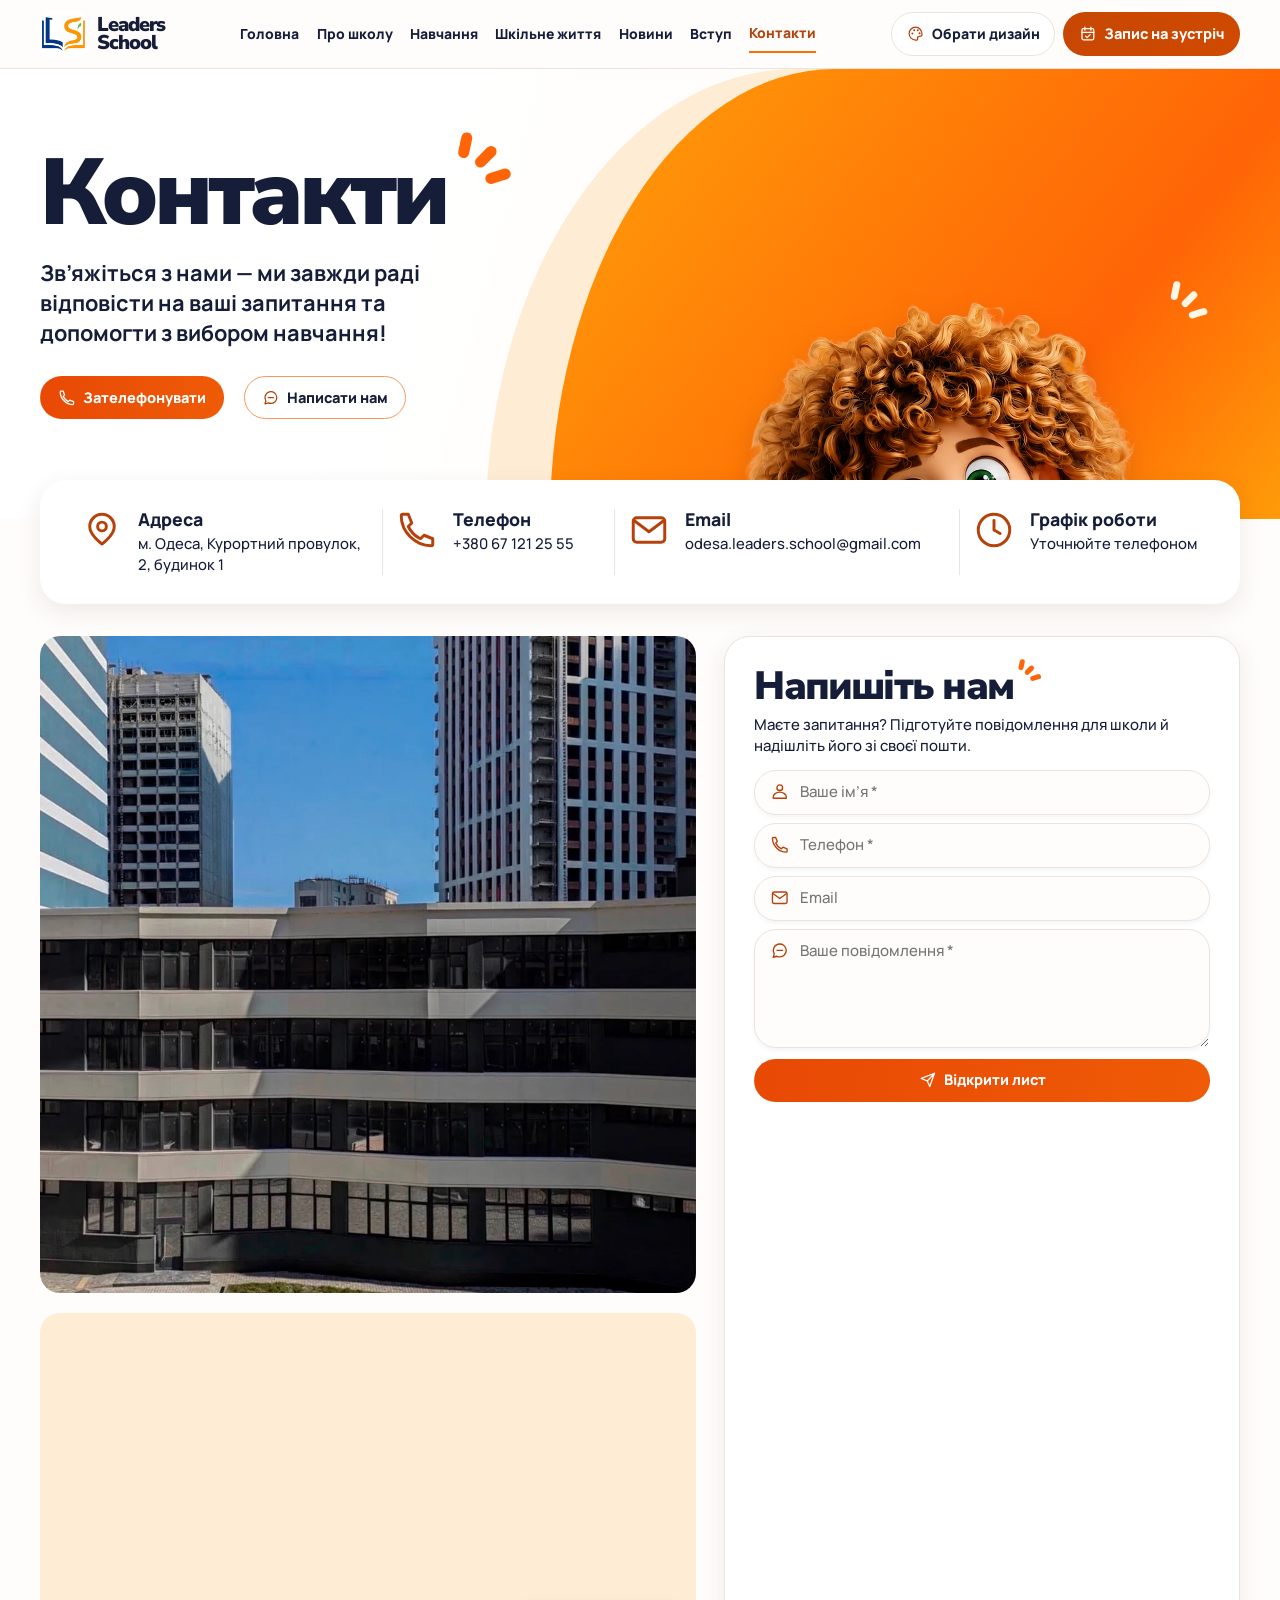
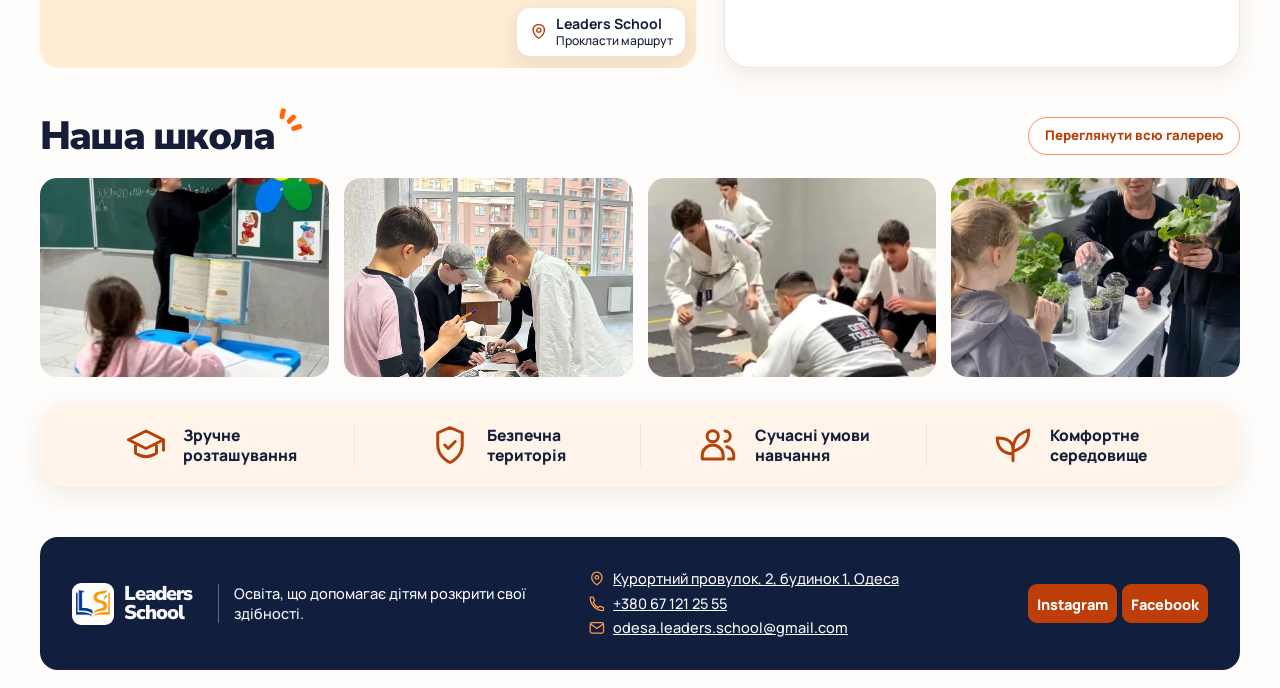
<file: contacts.html>
<!doctype html>
<html lang="uk" data-theme="bright">
<head>
<meta charset="utf-8">
<meta name="viewport" content="width=device-width, initial-scale=1">
<meta name="description" content="Зателефонуйте адміністрації, напишіть на шкільну пошту або прокладіть маршрут.">
<title>Контакти — Odesa Leaders School</title>
<link rel="icon" href="assets/school-logo.webp" type="image/webp">
<link rel="stylesheet" href="styles.css">
<link rel="stylesheet" href="contacts-reference.css">
<script>
try {
  const options = ['bright', 'editorial', 'night'];
  const theme = new URLSearchParams(location.search).get('design') || localStorage.getItem('ols-design');
  if (options.includes(theme)) document.documentElement.dataset.theme = theme;
} catch {}
</script>
<script src="site.js" defer></script>
<script src="contacts-reference.js" defer></script>
</head>
<body id="top">
<svg xmlns="http://www.w3.org/2000/svg" class="symbols" aria-hidden="true">
  <symbol id="i-pin" viewBox="0 0 24 24"><path d="M19 10c0 5-7 10-7 10S5 15 5 10a7 7 0 1 1 14 0Z"/><circle cx="12" cy="10" r="2.5"/></symbol>
  <symbol id="i-phone" viewBox="0 0 24 24"><path d="M7 3H4a1 1 0 0 0-1 1c0 9 8 17 17 17a1 1 0 0 0 1-1v-3l-5-2-2 2a15 15 0 0 1-7-7l2-2Z"/></symbol>
  <symbol id="i-palette" viewBox="0 0 24 24"><path d="M12 3a9 9 0 1 0 0 18h1.5a1.5 1.5 0 0 0 1.4-2c-.4-1-.2-2.2.8-2.7.5-.3 1-.3 1.5-.3h.8a3 3 0 0 0 3-3c0-5.5-4-10-9-10Z"/><path d="M7.5 12h.01M10 7.5h.01M15 7.5h.01M17.5 11.5h.01" stroke-width="2.8"/></symbol>
  <symbol id="i-menu" viewBox="0 0 24 24"><path d="M4 6h16M4 12h16M4 18h16"/></symbol>
  <symbol id="i-x" viewBox="0 0 24 24"><path d="m6 6 12 12M18 6 6 18"/></symbol>
  <symbol id="i-book" viewBox="0 0 24 24"><path d="M12 6a8 8 0 0 0-8-2v14a8 8 0 0 1 8 2 8 8 0 0 1 8-2V4a8 8 0 0 0-8 2Zm0 0v14"/></symbol>
  <symbol id="i-chat" viewBox="0 0 24 24"><path d="M20 11.5a8 8 0 0 1-8 8 9 9 0 0 1-3.5-.7L4 20l1.2-4.1A8 8 0 1 1 20 11.5Z"/><path d="M8.5 11.5h7"/></symbol>
  <symbol id="i-spark" viewBox="0 0 24 24"><path d="M12 2v20M2 12h20M5 5l14 14M5 19 19 5"/></symbol>
  <symbol id="i-calendar" viewBox="0 0 24 24"><rect x="4" y="5" width="16" height="15" rx="2"/><path d="M8 3v4m8-4v4M4 10h16m-11 5 2 2 4-4"/></symbol>
  <symbol id="i-check" viewBox="0 0 24 24"><path d="m5 12 4 4L19 6"/></symbol>
  <symbol id="i-shield" viewBox="0 0 24 24"><path d="M12 22s7-3 7-10V5l-7-3-7 3v7c0 7 7 10 7 10Z"/><path d="m9 12 2 2 4-4"/></symbol>
  <symbol id="i-mail" viewBox="0 0 24 24"><rect x="3" y="5" width="18" height="14" rx="2"/><path d="m4 7 8 6 8-6"/></symbol>
  <symbol id="i-camera" viewBox="0 0 24 24"><path d="M3 7h4l2-3h6l2 3h4v13H3Z"/><circle cx="12" cy="13" r="3.5"/></symbol>
  <symbol id="i-cap" viewBox="0 0 24 24"><path d="M2 9l10-5 10 5-10 5L2 9Zm4 2.1v5.5c4 2.8 8 2.8 12 0v-5.5M22 9v6"/></symbol>
  <symbol id="i-people" viewBox="0 0 24 24"><circle cx="9" cy="7" r="3.2"/><path d="M3 20v-2a6 6 0 0 1 12 0v2H3ZM16 4a3 3 0 0 1 0 6m1 3a5 5 0 0 1 4 5v2h-3"/></symbol>
  <symbol id="i-contact-clock" viewBox="0 0 24 24"><circle cx="12" cy="12" r="9"/><path d="M12 6.5V12l3.5 2"/></symbol>
  <symbol id="i-contact-home" viewBox="0 0 24 24"><path d="m3 11 9-8 9 8m-15-2v11h4v-6h4v6h4V9"/></symbol>
  <symbol id="i-contact-person" viewBox="0 0 24 24"><circle cx="12" cy="7" r="3.5"/><path d="M4 20v-1.5a8 6 0 0 1 16 0V20Z"/></symbol>
  <symbol id="i-contact-send" viewBox="0 0 24 24"><path d="m3 10 18-7-6.5 18-3.3-7.5L3 10Zm8.2 3.5L21 3"/></symbol>
  <symbol id="i-contact-leaf" viewBox="0 0 24 24"><path d="M12 21v-8m0 4C5 17 3 12 3 8c6 0 9 2 9 7m0 .5c0-7 3-10 9-12 0 6-2 10-9 12"/></symbol>
</svg>
<a class="skip" href="#main">Перейти до вмісту</a>
<header class="header">
  <div class="wrap nav-wrap">
    <a class="brand" href="index.html" aria-label="Odesa Leaders School, головна">
      <img class="brand-image" src="assets/logo.webp" width="47" height="47" alt=""><span class="brand-mark" hidden>L<span>.</span></span>
      <span class="brand-text" lang="en">Leaders<span>School</span></span>
    </a>
    <nav id="navigation" class="nav" aria-label="Головна навігація">
      <a href="index.html" class="nav-home">Головна</a>
      <a href="about.html">Про школу</a>
      <a href="programs.html">Навчання</a>
      <a href="school-life.html">Шкільне життя</a>
      <a href="news.html">Новини</a>
      <a href="admissions.html" class="nav-admissions">Вступ</a>
      <a href="contacts.html" aria-current="page">Контакти</a>
    </nav>
    <div class="nav-actions">
      <button class="design-button" type="button" id="open-design" aria-label="Обрати дизайн"><svg class="icon" aria-hidden="true"><use href="#i-palette"/></svg><span><span class="design-verb">Обрати </span>дизайн</span></button>
      <a class="button primary header-enroll" href="admissions.html?kind=tour#request"><svg class="icon" aria-hidden="true"><use href="#i-calendar"/></svg> Запис на зустріч</a>
      <button class="icon-button menu-button" id="menu-button" type="button" aria-label="Відкрити меню" aria-expanded="false" aria-controls="navigation"><svg class="icon" aria-hidden="true"><use href="#i-menu"/></svg></button>
    </div>
  </div>
</header>
<main id="main" class="contacts-reference">
  <section class="contacts-masthead" id="contacts" aria-labelledby="contacts-title">
    <div class="wrap contacts-masthead-inner">
      <div class="contacts-masthead-copy">
        <h1 id="contacts-title">Контакти<span class="contacts-rays" aria-hidden="true"><i></i><i></i><i></i></span></h1>
        <p>Зв’яжіться з нами — ми завжди раді відповісти на ваші запитання та допомогти з вибором навчання!</p>
        <div class="contacts-actions">
          <a class="button primary contacts-pill" href="tel:+380671212555"><svg class="icon" aria-hidden="true"><use href="#i-phone"/></svg>Зателефонувати</a>
          <a class="button secondary contacts-pill" href="#write-us"><svg class="icon" aria-hidden="true"><use href="#i-chat"/></svg>Написати нам</a>
        </div>
      </div>
      <div class="contacts-masthead-art" aria-hidden="true">
        <img src="assets/mascot.webp" width="818" height="941" alt="" fetchpriority="high">
        <span class="contacts-rays"><i></i><i></i><i></i></span>
      </div>
    </div>
  </section>

  <dl class="wrap contacts-info-band">
    <div>
      <dt><svg class="icon" aria-hidden="true"><use href="#i-pin"/></svg>Адреса</dt>
      <dd>м. Одеса, Курортний провулок, 2, будинок 1</dd>
    </div>
    <div>
      <dt><svg class="icon" aria-hidden="true"><use href="#i-phone"/></svg>Телефон</dt>
      <dd><a href="tel:+380671212555">+380 67 121 25 55</a></dd>
    </div>
    <div>
      <dt><svg class="icon" aria-hidden="true"><use href="#i-mail"/></svg>Email</dt>
      <dd><a href="mailto:odesa.leaders.school@gmail.com">odesa.leaders.school@gmail.com</a></dd>
    </div>
    <div>
      <dt><svg class="icon" aria-hidden="true"><use href="#i-contact-clock"/></svg>Графік роботи</dt>
      <dd><a href="tel:+380671212555">Уточнюйте телефоном</a></dd>
    </div>
  </dl>

  <section class="wrap contacts-details" aria-label="Розташування школи та форма зв’язку">
    <div class="contacts-location">
      <img class="contacts-building" src="assets/building.webp" width="1050" height="1050" alt="Будівля Leaders School в Одесі" loading="lazy">
      <div class="contacts-map">
        <iframe title="Odesa Leaders School на карті Одеси" loading="lazy" referrerpolicy="no-referrer-when-downgrade" src="https://maps.google.com/maps?q=Odesa%20Leaders%20School%2C%20Odesa&amp;z=15&amp;output=embed"></iframe>
        <a class="contacts-route" href="https://www.google.com/maps/dir/?api=1&amp;destination=Odesa+Leaders+School%2C+Odesa&amp;destination_place_id=ChIJ7x63Gi0zxkARHNQ5teKPRNY" target="_blank" rel="noopener">
          <svg class="icon" aria-hidden="true"><use href="#i-pin"/></svg><span><strong>Leaders School</strong>Прокласти маршрут</span>
        </a>
      </div>
    </div>

    <section class="contacts-form-card" id="write-us" aria-labelledby="write-title">
      <h2 id="write-title">Напишіть нам<span class="contacts-rays" aria-hidden="true"><i></i><i></i><i></i></span></h2>
      <p id="contact-form-note">Маєте запитання? Підготуйте повідомлення для школи й надішліть його зі своєї пошти.</p>
      <form id="contact-message-form" action="mailto:odesa.leaders.school@gmail.com" method="post" enctype="text/plain" aria-describedby="contact-form-note">
        <label class="contacts-field">
          <svg class="icon" aria-hidden="true"><use href="#i-contact-person"/></svg>
          <span class="contacts-screen-reader">Ваше ім’я</span>
          <input name="name" type="text" autocomplete="name" placeholder="Ваше ім’я *" maxlength="100" required>
        </label>
        <label class="contacts-field">
          <svg class="icon" aria-hidden="true"><use href="#i-phone"/></svg>
          <span class="contacts-screen-reader">Телефон</span>
          <input name="phone" type="tel" autocomplete="tel" placeholder="Телефон *" maxlength="32" required>
        </label>
        <label class="contacts-field">
          <svg class="icon" aria-hidden="true"><use href="#i-mail"/></svg>
          <span class="contacts-screen-reader">Email</span>
          <input name="email" type="email" autocomplete="email" placeholder="Email" maxlength="254">
        </label>
        <label class="contacts-field contacts-field-message">
          <svg class="icon" aria-hidden="true"><use href="#i-chat"/></svg>
          <span class="contacts-screen-reader">Ваше повідомлення</span>
          <textarea name="message" rows="4" placeholder="Ваше повідомлення *" maxlength="1200" required></textarea>
        </label>
        <button class="button primary contacts-pill" type="submit"><svg class="icon" aria-hidden="true"><use href="#i-contact-send"/></svg>Відкрити лист</button>
        <p class="contacts-form-status" role="status" hidden></p>
      </form>
    </section>
  </section>

  <section class="wrap contacts-gallery" aria-labelledby="contacts-gallery-title">
    <div class="contacts-gallery-head">
      <h2 id="contacts-gallery-title">Наша школа<span class="contacts-rays" aria-hidden="true"><i></i><i></i><i></i></span></h2>
      <a class="button secondary contacts-pill" href="school-life.html#life">Переглянути всю галерею</a>
    </div>
    <div class="contacts-gallery-strip">
      <a href="school-life.html?gallery=lessons#life"><img src="assets/primary.webp" alt="Урок у початкових класах" loading="lazy"></a>
      <a href="school-life.html?gallery=projects#life"><img src="assets/projects.webp" alt="Проєктна робота учнів" loading="lazy"></a>
      <a href="school-life.html?gallery=sport#life"><img src="assets/sport.webp" alt="Спортивне заняття" loading="lazy"></a>
      <a href="school-life.html?gallery=lessons#life"><img src="assets/science.webp" alt="Заняття з природознавства" loading="lazy"></a>
    </div>
  </section>

  <ul class="wrap contacts-feature-band" aria-label="Особливості школи">
    <li><svg class="icon" aria-hidden="true"><use href="#i-cap"/></svg><span>Зручне<br>розташування</span></li>
    <li><svg class="icon" aria-hidden="true"><use href="#i-shield"/></svg><span>Безпечна<br>територія</span></li>
    <li><svg class="icon" aria-hidden="true"><use href="#i-people"/></svg><span>Сучасні умови<br>навчання</span></li>
    <li><svg class="icon" aria-hidden="true"><use href="#i-contact-leaf"/></svg><span>Комфортне<br>середовище</span></li>
  </ul>
</main>
<footer class="school-footer">
  <div class="wrap footer-wrap">
    <a class="brand" href="index.html" aria-label="Odesa Leaders School, головна">
      <img class="brand-image" src="assets/logo.webp" width="47" height="47" alt=""><span class="brand-mark" hidden>L<span>.</span></span>
      <span class="brand-text" lang="en">Leaders<span>School</span></span>
    </a>
    <p class="footer-motto">Освіта, що допомагає дітям розкрити свої здібності.</p>
    <ul class="footer-contacts">
      <li><svg class="icon" aria-hidden="true"><use href="#i-pin"/></svg><a href="contacts.html">Курортний провулок, 2, будинок 1, Одеса</a></li>
      <li><svg class="icon" aria-hidden="true"><use href="#i-phone"/></svg><a href="tel:+380671212555">+380 67 121 25 55</a></li>
      <li><svg class="icon" aria-hidden="true"><use href="#i-mail"/></svg><a href="mailto:odesa.leaders.school@gmail.com">odesa.leaders.school@gmail.com</a></li>
    </ul>
    <ul class="footer-social" aria-label="Соціальні мережі школи">
      <li><a href="https://www.instagram.com/odesa_leaders_school/" target="_blank" rel="noopener">Instagram</a></li>
      <li><a href="https://www.facebook.com/profile.php?id=61561097815403" target="_blank" rel="noopener">Facebook</a></li>
    </ul>
  </div>
</footer>

<dialog id="design-dialog" aria-labelledby="design-title">
  <div class="dialog-head"><div><p class="eyebrow">Оформлення сайту</p><h2 id="design-title">Оберіть дизайн</h2></div><button class="icon-button close-dialog" type="button" aria-label="Закрити"><svg class="icon"><use href="#i-x"/></svg></button></div>
  <p class="dialog-note">Перемикайте варіанти, щоб побачити зміни. Ваш вибір збережеться у цьому браузері.</p>
  <div class="theme-options" role="group" aria-label="Варіанти дизайну">
    <button class="theme-option" data-design="bright" type="button" aria-pressed="true"><span class="theme-preview theme-bright" aria-hidden="true"><i></i><b></b><img src="assets/mascot.webp" alt="" width="818" height="941"></span><span class="option-label"><span>Яскравий</span><svg class="icon"><use href="#i-check"/></svg></span><small>Фірмовий помаранчевий</small></button>
    <button class="theme-option" data-design="editorial" type="button" aria-pressed="false"><span class="theme-preview theme-editorial" aria-hidden="true"><i></i><b></b><img src="assets/mascot.webp" alt="" width="818" height="941"></span><span class="option-label"><span>Академічний</span><svg class="icon"><use href="#i-check"/></svg></span><small>Молочний і бордовий</small></button>
    <button class="theme-option" data-design="night" type="button" aria-pressed="false"><span class="theme-preview theme-night" aria-hidden="true"><i></i><b></b><img src="assets/mascot.webp" alt="" width="818" height="941"></span><span class="option-label"><span>Нічний</span><svg class="icon"><use href="#i-check"/></svg></span><small>Темно-синій і м’ятний</small></button>
  </div>
  <div class="dialog-foot"><button type="button" class="button primary close-dialog">Готово</button></div>
</dialog>

</body>
</html>
</file>
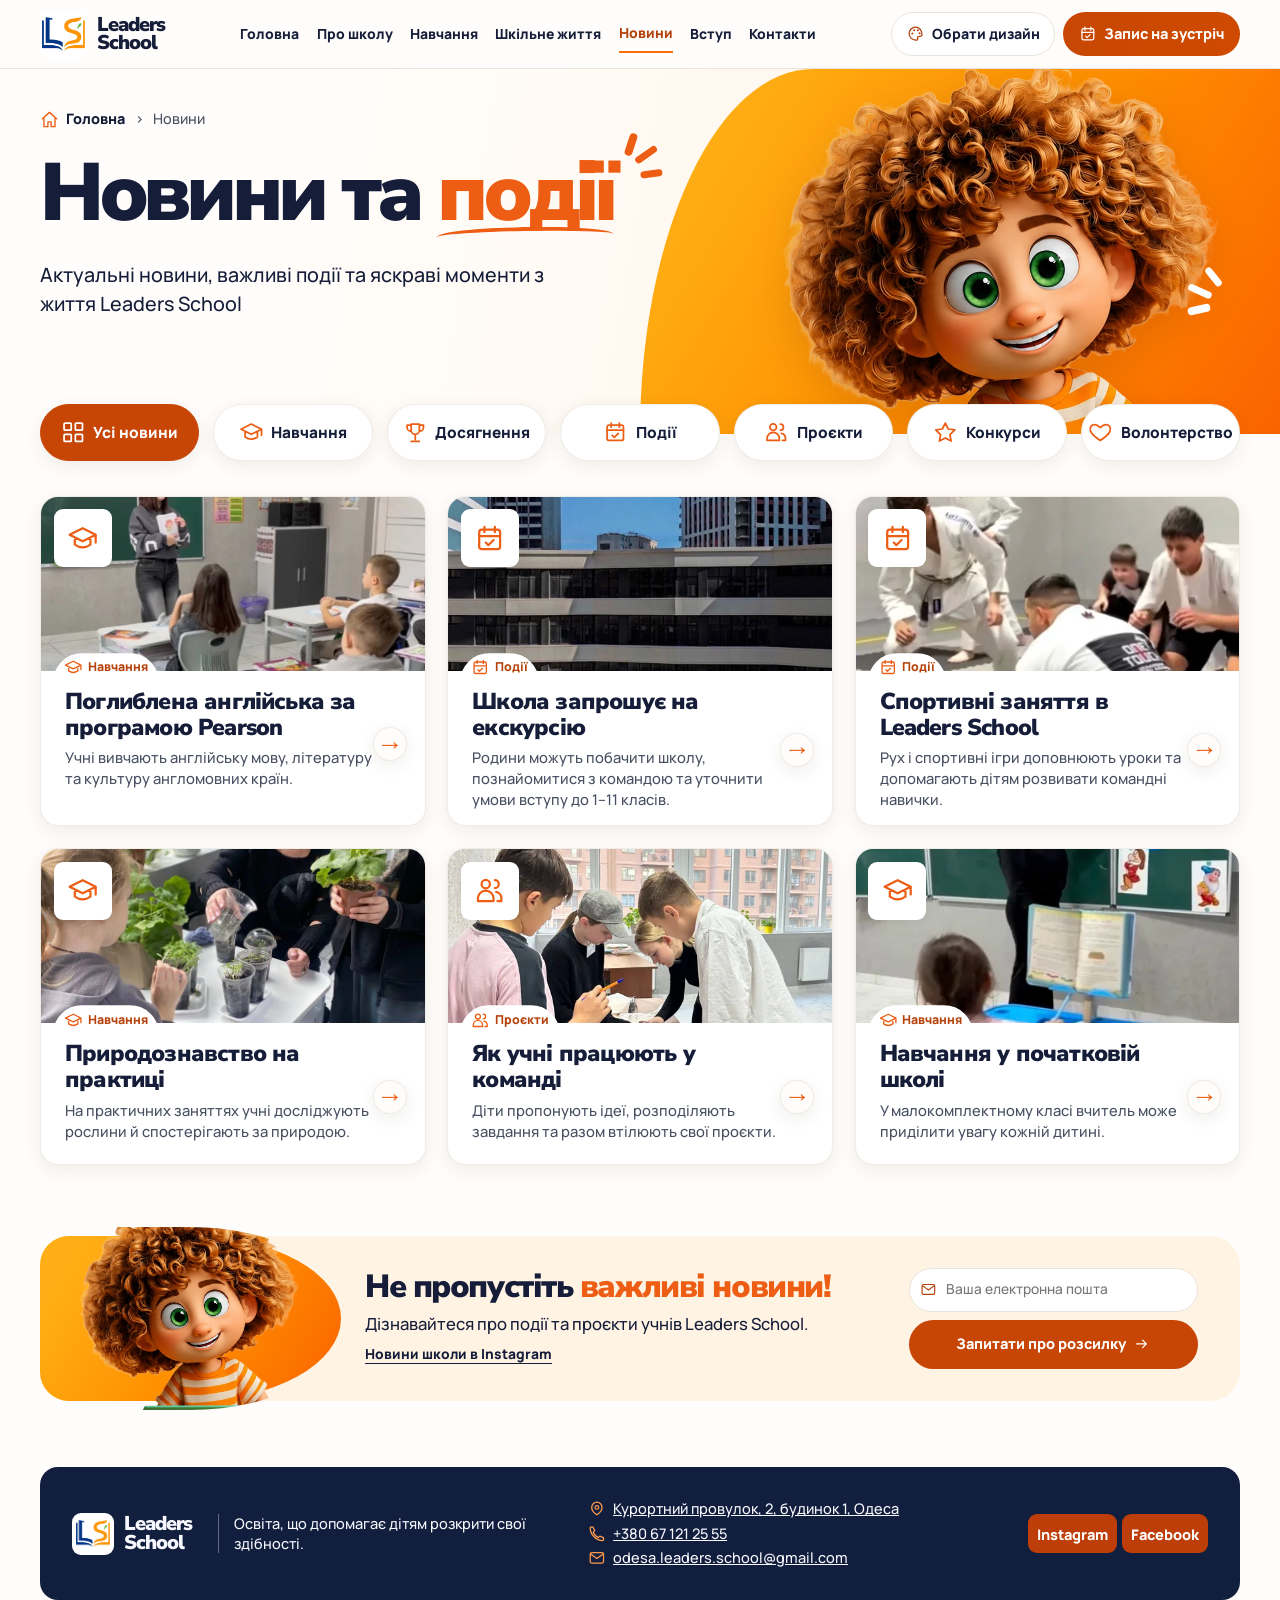
<file: news.html>
<!doctype html>
<html lang="uk" data-theme="bright">
<head>
<meta charset="utf-8">
<meta name="viewport" content="width=device-width, initial-scale=1">
<meta name="description" content="Оголошення про вступ і матеріали про навчання та проєкти учнів.">
<title>Новини — Odesa Leaders School</title>
<link rel="icon" href="assets/school-logo.webp" type="image/webp">
<link rel="stylesheet" href="styles.css">
<link rel="stylesheet" href="news-reference.css">
<script>
try {
  const options = ['bright', 'editorial', 'night'];
  const theme = new URLSearchParams(location.search).get('design') || localStorage.getItem('ols-design');
  if (options.includes(theme)) document.documentElement.dataset.theme = theme;
} catch {}
</script>
<script src="site.js" defer></script>
<script src="news-reference.js" defer></script>
</head>
<body id="top">
<svg xmlns="http://www.w3.org/2000/svg" class="symbols" aria-hidden="true">
  <symbol id="i-pin" viewBox="0 0 24 24"><path d="M19 10c0 5-7 10-7 10S5 15 5 10a7 7 0 1 1 14 0Z"/><circle cx="12" cy="10" r="2.5"/></symbol>
  <symbol id="i-phone" viewBox="0 0 24 24"><path d="M7 3H4a1 1 0 0 0-1 1c0 9 8 17 17 17a1 1 0 0 0 1-1v-3l-5-2-2 2a15 15 0 0 1-7-7l2-2Z"/></symbol>
  <symbol id="i-palette" viewBox="0 0 24 24"><path d="M12 3a9 9 0 1 0 0 18h1.5a1.5 1.5 0 0 0 1.4-2c-.4-1-.2-2.2.8-2.7.5-.3 1-.3 1.5-.3h.8a3 3 0 0 0 3-3c0-5.5-4-10-9-10Z"/><path d="M7.5 12h.01M10 7.5h.01M15 7.5h.01M17.5 11.5h.01" stroke-width="2.8"/></symbol>
  <symbol id="i-menu" viewBox="0 0 24 24"><path d="M4 6h16M4 12h16M4 18h16"/></symbol>
  <symbol id="i-x" viewBox="0 0 24 24"><path d="m6 6 12 12M18 6 6 18"/></symbol>
  <symbol id="i-book" viewBox="0 0 24 24"><path d="M12 6a8 8 0 0 0-8-2v14a8 8 0 0 1 8 2 8 8 0 0 1 8-2V4a8 8 0 0 0-8 2Zm0 0v14"/></symbol>
  <symbol id="i-chat" viewBox="0 0 24 24"><path d="M20 11.5a8 8 0 0 1-8 8 9 9 0 0 1-3.5-.7L4 20l1.2-4.1A8 8 0 1 1 20 11.5Z"/><path d="M8.5 11.5h7"/></symbol>
  <symbol id="i-spark" viewBox="0 0 24 24"><path d="M12 2v20M2 12h20M5 5l14 14M5 19 19 5"/></symbol>
  <symbol id="i-calendar" viewBox="0 0 24 24"><rect x="4" y="5" width="16" height="15" rx="2"/><path d="M8 3v4m8-4v4M4 10h16m-11 5 2 2 4-4"/></symbol>
  <symbol id="i-check" viewBox="0 0 24 24"><path d="m5 12 4 4L19 6"/></symbol>
  <symbol id="i-shield" viewBox="0 0 24 24"><path d="M12 22s7-3 7-10V5l-7-3-7 3v7c0 7 7 10 7 10Z"/><path d="m9 12 2 2 4-4"/></symbol>
  <symbol id="i-mail" viewBox="0 0 24 24"><rect x="3" y="5" width="18" height="14" rx="2"/><path d="m4 7 8 6 8-6"/></symbol>
  <symbol id="i-camera" viewBox="0 0 24 24"><path d="M3 7h4l2-3h6l2 3h4v13H3Z"/><circle cx="12" cy="13" r="3.5"/></symbol>
  <symbol id="i-cap" viewBox="0 0 24 24"><path d="M2 9l10-5 10 5-10 5L2 9Zm4 2.1v5.5c4 2.8 8 2.8 12 0v-5.5M22 9v6"/></symbol>
  <symbol id="i-people" viewBox="0 0 24 24"><circle cx="9" cy="7" r="3.2"/><path d="M3 20v-2a6 6 0 0 1 12 0v2H3ZM16 4a3 3 0 0 1 0 6m1 3a5 5 0 0 1 4 5v2h-3"/></symbol>
  <symbol id="i-news-home" viewBox="0 0 24 24"><path d="m3 11 9-8 9 8M5 10v11h5v-6h4v6h5V10"/></symbol>
  <symbol id="i-news-all" viewBox="0 0 24 24"><rect x="3" y="3" width="7" height="7" rx="1"/><rect x="14" y="3" width="7" height="7" rx="1"/><rect x="3" y="14" width="7" height="7" rx="1"/><rect x="14" y="14" width="7" height="7" rx="1"/></symbol>
  <symbol id="i-news-award" viewBox="0 0 24 24"><path d="M8 4h8v6a4 4 0 0 1-8 0V4Zm0 1H4v2a4 4 0 0 0 4 4m8-6h4v2a4 4 0 0 1-4 4m-4 3v5m-4 2h8"/></symbol>
  <symbol id="i-news-star" viewBox="0 0 24 24"><path d="m12 3 2.9 5.8 6.4.9-4.7 4.5 1.1 6.4L12 17.5l-5.7 3.1 1.1-6.4L2.7 9.7l6.4-.9L12 3Z"/></symbol>
  <symbol id="i-news-heart" viewBox="0 0 24 24"><path d="M12 20s-8-5.2-9.5-9.1C1 7 3.7 4.5 6.6 4.5c2.4 0 4 1.5 5.4 3 1.4-1.5 3-3 5.4-3 2.9 0 5.6 2.5 4.1 6.4C20 14.8 12 20 12 20Z"/></symbol>
  <symbol id="i-news-next" viewBox="0 0 24 24"><path d="M5 12h13m-5-5 5 5-5 5"/></symbol>
</svg>
<a class="skip" href="#main">Перейти до вмісту</a>
<header class="header">
  <div class="wrap nav-wrap">
    <a class="brand" href="index.html" aria-label="Odesa Leaders School, головна">
      <img class="brand-image" src="assets/logo.webp" width="47" height="47" alt=""><span class="brand-mark" hidden>L<span>.</span></span>
      <span class="brand-text" lang="en">Leaders<span>School</span></span>
    </a>
    <nav id="navigation" class="nav" aria-label="Головна навігація">
      <a href="index.html" class="nav-home">Головна</a>
      <a href="about.html">Про школу</a>
      <a href="programs.html">Навчання</a>
      <a href="school-life.html">Шкільне життя</a>
      <a href="news.html" aria-current="page">Новини</a>
      <a href="admissions.html" class="nav-admissions">Вступ</a>
      <a href="contacts.html">Контакти</a>
    </nav>
    <div class="nav-actions">
      <button class="design-button" type="button" id="open-design" aria-label="Обрати дизайн"><svg class="icon" aria-hidden="true"><use href="#i-palette"/></svg><span><span class="design-verb">Обрати </span>дизайн</span></button>
      <a class="button primary header-enroll" href="admissions.html?kind=tour#request"><svg class="icon" aria-hidden="true"><use href="#i-calendar"/></svg> Запис на зустріч</a>
      <button class="icon-button menu-button" id="menu-button" type="button" aria-label="Відкрити меню" aria-expanded="false" aria-controls="navigation"><svg class="icon" aria-hidden="true"><use href="#i-menu"/></svg></button>
    </div>
  </div>
</header>
<main id="main" class="inner-page reference-page reference-news">
  <section class="reference-news-hero" aria-labelledby="news-heading">
    <div class="reference-news-art">
      <div class="reference-news-ray" aria-hidden="true"></div>
      <img src="assets/mascot.webp" width="818" height="941" alt="Усміхнений хлопчик, талісман Leaders School" fetchpriority="high">
    </div>
    <div class="wrap reference-news-intro">
      <nav class="breadcrumbs" aria-label="Шлях до сторінки"><a href="index.html"><svg class="icon" aria-hidden="true"><use href="#i-news-home"/></svg> Головна</a><span aria-hidden="true">›</span><span aria-current="page">Новини</span></nav>
      <h1 id="news-heading">Новини та <em>події<span aria-hidden="true" class="reference-news-ray"></span></em></h1>
      <p>Актуальні новини, важливі події та яскраві моменти з життя Leaders School</p>
    </div>
  </section>
  <section class="wrap reference-news-list" id="news" aria-label="Новини школи">
    <div class="reference-news-filters" role="group" aria-label="Категорії новин" hidden>
      <button type="button" data-news-filter="all" aria-pressed="true"><svg class="icon" aria-hidden="true"><use href="#i-news-all"/></svg>Усі новини</button>
      <button type="button" data-news-filter="education" aria-pressed="false"><svg class="icon" aria-hidden="true"><use href="#i-cap"/></svg>Навчання</button>
      <button type="button" data-news-filter="awards" aria-pressed="false"><svg class="icon" aria-hidden="true"><use href="#i-news-award"/></svg>Досягнення</button>
      <button type="button" data-news-filter="events" aria-pressed="false"><svg class="icon" aria-hidden="true"><use href="#i-calendar"/></svg>Події</button>
      <button type="button" data-news-filter="projects" aria-pressed="false"><svg class="icon" aria-hidden="true"><use href="#i-people"/></svg>Проєкти</button>
      <button type="button" data-news-filter="contests" aria-pressed="false"><svg class="icon" aria-hidden="true"><use href="#i-news-star"/></svg>Конкурси</button>
      <button type="button" data-news-filter="volunteering" aria-pressed="false"><svg class="icon" aria-hidden="true"><use href="#i-news-heart"/></svg>Волонтерство</button>
    </div>
    <p class="reference-news-empty" role="status" hidden>У цій категорії поки немає публікацій.</p>
    <div class="reference-news-grid" id="school-news-grid">
      <article class="reference-news-card" data-news-category="education">
        <img src="assets/english.webp" alt="Учні під час уроку англійської мови" loading="lazy" width="938" height="1050">
        <span class="reference-news-card-icon" aria-hidden="true"><svg class="icon"><use href="#i-cap"/></svg></span>
        <div class="reference-news-copy"><span class="reference-news-label"><svg class="icon" aria-hidden="true"><use href="#i-cap"/></svg>Навчання</span>
          <h2><a href="programs.html#curriculum">Поглиблена англійська за програмою Pearson</a></h2>
          <p>Учні вивчають англійську мову, літературу та культуру англомовних країн.</p>
        </div>
      </article>
      <article class="reference-news-card" data-news-category="events">
        <img src="assets/building.webp" alt="Будівля Leaders School в Одесі" loading="lazy" width="1050" height="1050">
        <span class="reference-news-card-icon" aria-hidden="true"><svg class="icon"><use href="#i-calendar"/></svg></span>
        <div class="reference-news-copy"><span class="reference-news-label"><svg class="icon" aria-hidden="true"><use href="#i-calendar"/></svg>Події</span>
          <h2><a href="admissions.html?kind=tour#request">Школа запрошує на екскурсію</a></h2>
          <p>Родини можуть побачити школу, познайомитися з командою та уточнити умови вступу до 1–11 класів.</p>
        </div>
      </article>
      <article class="reference-news-card" data-news-category="events">
        <img src="assets/sport.webp" alt="Учні на спортивному занятті" loading="lazy" width="522" height="870">
        <span class="reference-news-card-icon" aria-hidden="true"><svg class="icon"><use href="#i-calendar"/></svg></span>
        <div class="reference-news-copy"><span class="reference-news-label"><svg class="icon" aria-hidden="true"><use href="#i-calendar"/></svg>Події</span>
          <h2><a href="school-life.html?gallery=sport#life">Спортивні заняття в Leaders School</a></h2>
          <p>Рух і спортивні ігри доповнюють уроки та допомагають дітям розвивати командні навички.</p>
        </div>
      </article>
      <article class="reference-news-card" data-news-category="education">
        <img src="assets/science.webp" alt="Практичне заняття з природознавства" loading="lazy" width="787" height="1050">
        <span class="reference-news-card-icon" aria-hidden="true"><svg class="icon"><use href="#i-cap"/></svg></span>
        <div class="reference-news-copy"><span class="reference-news-label"><svg class="icon" aria-hidden="true"><use href="#i-cap"/></svg>Навчання</span>
          <h2><a href="school-life.html?gallery=lessons#life">Природознавство на практиці</a></h2>
          <p>На практичних заняттях учні досліджують рослини й спостерігають за природою.</p>
        </div>
      </article>
      <article class="reference-news-card" data-news-category="projects">
        <img src="assets/projects.webp" alt="Команда учнів за роботою над проєктом" loading="lazy" width="577" height="770">
        <span class="reference-news-card-icon" aria-hidden="true"><svg class="icon"><use href="#i-people"/></svg></span>
        <div class="reference-news-copy"><span class="reference-news-label"><svg class="icon" aria-hidden="true"><use href="#i-people"/></svg>Проєкти</span>
          <h2><a href="school-life.html?gallery=projects#life">Як учні працюють у команді</a></h2>
          <p>Діти пропонують ідеї, розподіляють завдання та разом втілюють свої проєкти.</p>
        </div>
      </article>
      <article class="reference-news-card" data-news-category="education">
        <img src="assets/primary.webp" alt="Заняття в початковому класі" loading="lazy" width="463" height="770">
        <span class="reference-news-card-icon" aria-hidden="true"><svg class="icon"><use href="#i-cap"/></svg></span>
        <div class="reference-news-copy"><span class="reference-news-label"><svg class="icon" aria-hidden="true"><use href="#i-cap"/></svg>Навчання</span>
          <h2><a href="programs.html#programs">Навчання у початковій школі</a></h2>
          <p>У малокомплектному класі вчитель може приділити увагу кожній дитині.</p>
        </div>
      </article>
    </div>
  </section>

  <section class="wrap reference-news-subscribe" aria-labelledby="follow-news">
    <div class="reference-news-subscribe-art" aria-hidden="true"><img src="assets/mascot.webp" alt="" width="818" height="941" loading="lazy"></div>
    <div class="reference-news-subscribe-copy">
      <h2 id="follow-news">Не пропустіть <em>важливі новини!</em></h2>
      <p>Дізнавайтеся про події та проєкти учнів Leaders School.</p>
      <a href="https://www.instagram.com/odesa_leaders_school/" target="_blank" rel="noopener" class="text-link">Новини школи в Instagram</a>
    </div>
    <form class="reference-news-subscribe-form" action="mailto:odesa.leaders.school@gmail.com" method="post" enctype="text/plain">
      <label class="reference-news-email"><svg class="icon" aria-hidden="true"><use href="#i-mail"/></svg><input name="email" type="email" autocomplete="email" required aria-label="Ваша електронна пошта" placeholder="Ваша електронна пошта"></label>
      <button class="button primary" type="submit">Запитати про розсилку <svg class="icon" aria-hidden="true"><use href="#i-news-next"/></svg></button>
      <p class="reference-news-status" role="status" hidden></p>
    </form>
  </section>
</main>
<footer class="school-footer">
  <div class="wrap footer-wrap">
    <a class="brand" href="index.html" aria-label="Odesa Leaders School, головна">
      <img class="brand-image" src="assets/logo.webp" width="47" height="47" alt=""><span class="brand-mark" hidden>L<span>.</span></span>
      <span class="brand-text" lang="en">Leaders<span>School</span></span>
    </a>
    <p class="footer-motto">Освіта, що допомагає дітям розкрити свої здібності.</p>
    <ul class="footer-contacts">
      <li><svg class="icon" aria-hidden="true"><use href="#i-pin"/></svg><a href="contacts.html">Курортний провулок, 2, будинок 1, Одеса</a></li>
      <li><svg class="icon" aria-hidden="true"><use href="#i-phone"/></svg><a href="tel:+380671212555">+380 67 121 25 55</a></li>
      <li><svg class="icon" aria-hidden="true"><use href="#i-mail"/></svg><a href="mailto:odesa.leaders.school@gmail.com">odesa.leaders.school@gmail.com</a></li>
    </ul>
    <ul class="footer-social" aria-label="Соціальні мережі школи">
      <li><a href="https://www.instagram.com/odesa_leaders_school/" target="_blank" rel="noopener">Instagram</a></li>
      <li><a href="https://www.facebook.com/profile.php?id=61561097815403" target="_blank" rel="noopener">Facebook</a></li>
    </ul>
  </div>
</footer>

<dialog id="design-dialog" aria-labelledby="design-title">
  <div class="dialog-head"><div><p class="eyebrow">Оформлення сайту</p><h2 id="design-title">Оберіть дизайн</h2></div><button class="icon-button close-dialog" type="button" aria-label="Закрити"><svg class="icon"><use href="#i-x"/></svg></button></div>
  <p class="dialog-note">Перемикайте варіанти, щоб побачити зміни. Ваш вибір збережеться у цьому браузері.</p>
  <div class="theme-options" role="group" aria-label="Варіанти дизайну">
    <button class="theme-option" data-design="bright" type="button" aria-pressed="true"><span class="theme-preview theme-bright" aria-hidden="true"><i></i><b></b><img src="assets/mascot.webp" alt="" width="818" height="941"></span><span class="option-label"><span>Яскравий</span><svg class="icon"><use href="#i-check"/></svg></span><small>Фірмовий помаранчевий</small></button>
    <button class="theme-option" data-design="editorial" type="button" aria-pressed="false"><span class="theme-preview theme-editorial" aria-hidden="true"><i></i><b></b><img src="assets/mascot.webp" alt="" width="818" height="941"></span><span class="option-label"><span>Академічний</span><svg class="icon"><use href="#i-check"/></svg></span><small>Молочний і бордовий</small></button>
    <button class="theme-option" data-design="night" type="button" aria-pressed="false"><span class="theme-preview theme-night" aria-hidden="true"><i></i><b></b><img src="assets/mascot.webp" alt="" width="818" height="941"></span><span class="option-label"><span>Нічний</span><svg class="icon"><use href="#i-check"/></svg></span><small>Темно-синій і м’ятний</small></button>
  </div>
  <div class="dialog-foot"><button type="button" class="button primary close-dialog">Готово</button></div>
</dialog>

</body>
</html>
</file>
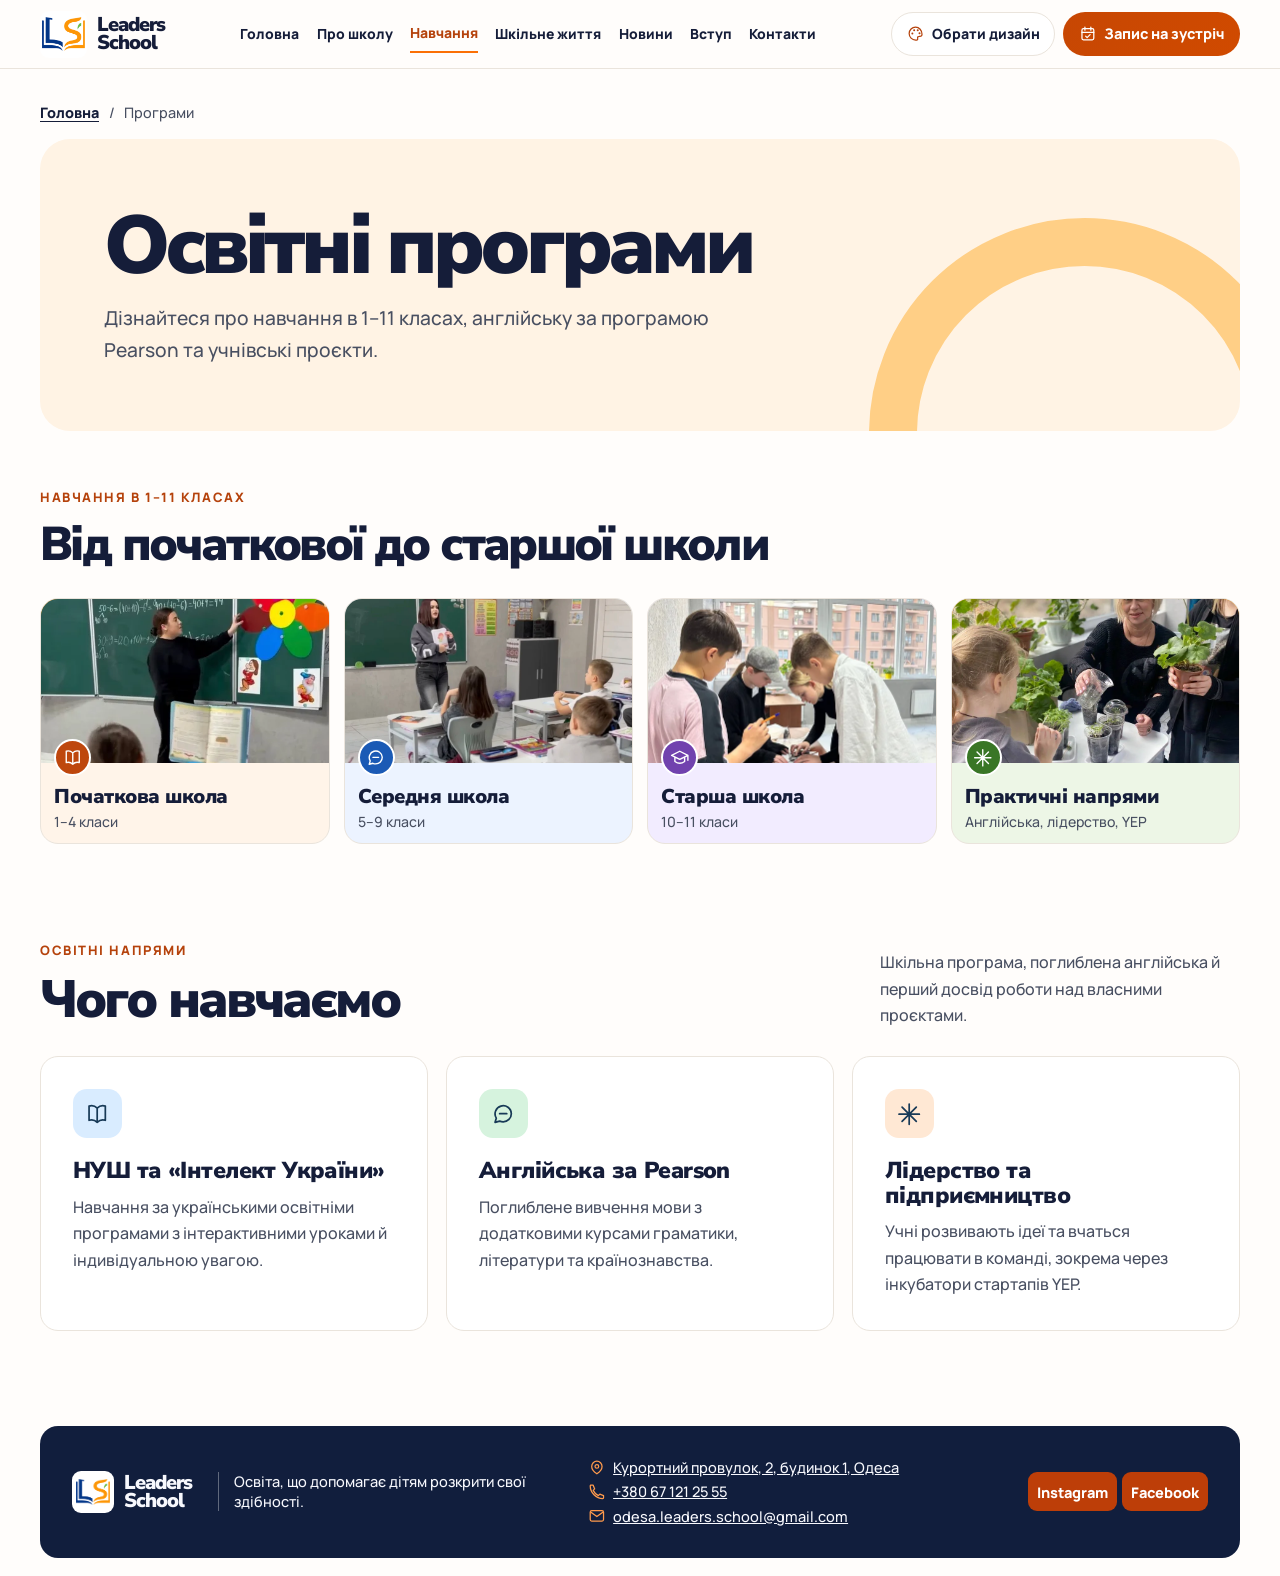
<file: programs.html>
<!doctype html>
<html lang="uk" data-theme="bright">
<head>
<meta charset="utf-8">
<meta name="viewport" content="width=device-width, initial-scale=1">
<meta name="description" content="Дізнайтеся про навчання в 1–11 класах, англійську за програмою Pearson та учнівські проєкти.">
<title>Програми — Odesa Leaders School</title>
<link rel="icon" href="assets/school-logo.webp" type="image/webp">
<link rel="stylesheet" href="styles.css">
<script>
try {
  const options = ['bright', 'editorial', 'night'];
  const theme = new URLSearchParams(location.search).get('design') || localStorage.getItem('ols-design');
  if (options.includes(theme)) document.documentElement.dataset.theme = theme;
} catch {}
</script>
<script src="site.js" defer></script>
</head>
<body id="top">
<svg xmlns="http://www.w3.org/2000/svg" class="symbols" aria-hidden="true">
  <symbol id="i-pin" viewBox="0 0 24 24"><path d="M19 10c0 5-7 10-7 10S5 15 5 10a7 7 0 1 1 14 0Z"/><circle cx="12" cy="10" r="2.5"/></symbol>
  <symbol id="i-phone" viewBox="0 0 24 24"><path d="M7 3H4a1 1 0 0 0-1 1c0 9 8 17 17 17a1 1 0 0 0 1-1v-3l-5-2-2 2a15 15 0 0 1-7-7l2-2Z"/></symbol>
  <symbol id="i-palette" viewBox="0 0 24 24"><path d="M12 3a9 9 0 1 0 0 18h1.5a1.5 1.5 0 0 0 1.4-2c-.4-1-.2-2.2.8-2.7.5-.3 1-.3 1.5-.3h.8a3 3 0 0 0 3-3c0-5.5-4-10-9-10Z"/><path d="M7.5 12h.01M10 7.5h.01M15 7.5h.01M17.5 11.5h.01" stroke-width="2.8"/></symbol>
  <symbol id="i-menu" viewBox="0 0 24 24"><path d="M4 6h16M4 12h16M4 18h16"/></symbol>
  <symbol id="i-x" viewBox="0 0 24 24"><path d="m6 6 12 12M18 6 6 18"/></symbol>
  <symbol id="i-book" viewBox="0 0 24 24"><path d="M12 6a8 8 0 0 0-8-2v14a8 8 0 0 1 8 2 8 8 0 0 1 8-2V4a8 8 0 0 0-8 2Zm0 0v14"/></symbol>
  <symbol id="i-chat" viewBox="0 0 24 24"><path d="M20 11.5a8 8 0 0 1-8 8 9 9 0 0 1-3.5-.7L4 20l1.2-4.1A8 8 0 1 1 20 11.5Z"/><path d="M8.5 11.5h7"/></symbol>
  <symbol id="i-spark" viewBox="0 0 24 24"><path d="M12 2v20M2 12h20M5 5l14 14M5 19 19 5"/></symbol>
  <symbol id="i-calendar" viewBox="0 0 24 24"><rect x="4" y="5" width="16" height="15" rx="2"/><path d="M8 3v4m8-4v4M4 10h16m-11 5 2 2 4-4"/></symbol>
  <symbol id="i-check" viewBox="0 0 24 24"><path d="m5 12 4 4L19 6"/></symbol>
  <symbol id="i-shield" viewBox="0 0 24 24"><path d="M12 22s7-3 7-10V5l-7-3-7 3v7c0 7 7 10 7 10Z"/><path d="m9 12 2 2 4-4"/></symbol>
  <symbol id="i-mail" viewBox="0 0 24 24"><rect x="3" y="5" width="18" height="14" rx="2"/><path d="m4 7 8 6 8-6"/></symbol>
  <symbol id="i-camera" viewBox="0 0 24 24"><path d="M3 7h4l2-3h6l2 3h4v13H3Z"/><circle cx="12" cy="13" r="3.5"/></symbol>
  <symbol id="i-cap" viewBox="0 0 24 24"><path d="M2 9l10-5 10 5-10 5L2 9Zm4 2.1v5.5c4 2.8 8 2.8 12 0v-5.5M22 9v6"/></symbol>
  <symbol id="i-people" viewBox="0 0 24 24"><circle cx="9" cy="7" r="3.2"/><path d="M3 20v-2a6 6 0 0 1 12 0v2H3ZM16 4a3 3 0 0 1 0 6m1 3a5 5 0 0 1 4 5v2h-3"/></symbol>
</svg>
<a class="skip" href="#main">Перейти до вмісту</a>
<header class="header">
  <div class="wrap nav-wrap">
    <a class="brand" href="index.html" aria-label="Odesa Leaders School, головна">
      <img class="brand-image" src="assets/logo.webp" width="47" height="47" alt=""><span class="brand-mark" hidden>L<span>.</span></span>
      <span class="brand-text" lang="en">Leaders<span>School</span></span>
    </a>
    <nav id="navigation" class="nav" aria-label="Головна навігація">
      <a href="index.html" class="nav-home">Головна</a>
      <a href="about.html">Про школу</a>
      <a href="programs.html" aria-current="page">Навчання</a>
      <a href="school-life.html">Шкільне життя</a>
      <a href="news.html">Новини</a>
      <a href="admissions.html" class="nav-admissions">Вступ</a>
      <a href="contacts.html">Контакти</a>
    </nav>
    <div class="nav-actions">
      <button class="design-button" type="button" id="open-design" aria-label="Обрати дизайн"><svg class="icon" aria-hidden="true"><use href="#i-palette"/></svg><span><span class="design-verb">Обрати </span>дизайн</span></button>
      <a class="button primary header-enroll" href="admissions.html?kind=tour#request"><svg class="icon" aria-hidden="true"><use href="#i-calendar"/></svg> Запис на зустріч</a>
      <button class="icon-button menu-button" id="menu-button" type="button" aria-label="Відкрити меню" aria-expanded="false" aria-controls="navigation"><svg class="icon" aria-hidden="true"><use href="#i-menu"/></svg></button>
    </div>
  </div>
</header>
<main id="main" class="inner-page">
  <div class="wrap page-start">
    <nav class="breadcrumbs" aria-label="Шлях до сторінки"><a href="index.html">Головна</a><span aria-hidden="true">/</span><span aria-current="page">Програми</span></nav>
    <div class="page-hero"><h1>Освітні програми</h1><p>Дізнайтеся про навчання в 1–11 класах, англійську за програмою Pearson та учнівські проєкти.</p></div>
  </div>

  <section class="section wrap stages" id="programs">
    <div class="section-heading">
      <div><p class="eyebrow">Навчання в 1–11 класах</p><h2>Від початкової до старшої школи</h2></div>
    </div>
    <div class="stage-grid">
      <a class="stage-card stage-peach" href="#curriculum"><span class="stage-media"><img src="assets/primary.webp" alt="" loading="lazy"><span class="tile-icon"><svg class="icon"><use href="#i-book"/></svg></span></span><span class="stage-copy"><strong>Початкова школа</strong><span>1–4 класи</span></span></a>
      <a class="stage-card stage-blue" href="#curriculum"><span class="stage-media"><img src="assets/english.webp" alt="" loading="lazy"><span class="tile-icon"><svg class="icon"><use href="#i-chat"/></svg></span></span><span class="stage-copy"><strong>Середня школа</strong><span>5–9 класи</span></span></a>
      <a class="stage-card stage-lilac" href="#curriculum"><span class="stage-media"><img src="assets/projects.webp" alt="" loading="lazy"><span class="tile-icon"><svg class="icon"><use href="#i-cap"/></svg></span></span><span class="stage-copy"><strong>Старша школа</strong><span>10–11 класи</span></span></a>
      <a class="stage-card stage-mint" href="#curriculum"><span class="stage-media"><img src="assets/science.webp" alt="" loading="lazy"><span class="tile-icon"><svg class="icon"><use href="#i-spark"/></svg></span></span><span class="stage-copy"><strong>Практичні напрями</strong><span>Англійська, лідерство, YEP</span></span></a>
    </div>
  </section>

  <section class="program-band" id="curriculum">
    <div class="section wrap">
      <div class="section-heading">
        <div><p class="eyebrow">Освітні напрями</p><h2>Чого навчаємо</h2></div>
        <p>Шкільна програма, поглиблена англійська й перший досвід роботи над власними проєктами.</p>
      </div>
      <div class="program-grid">
        <article class="program-card"><span class="tile-icon blue"><svg class="icon"><use href="#i-book"/></svg></span><h3>НУШ та «Інтелект України»</h3><p>Навчання за українськими освітніми програмами з інтерактивними уроками й індивідуальною увагою.</p></article>
        <article class="program-card"><span class="tile-icon mint"><svg class="icon"><use href="#i-chat"/></svg></span><h3>Англійська за Pearson</h3><p>Поглиблене вивчення мови з додатковими курсами граматики, літератури та країнознавства.</p></article>
        <article class="program-card"><span class="tile-icon peach"><svg class="icon"><use href="#i-spark"/></svg></span><h3>Лідерство та підприємництво</h3><p>Учні розвивають ідеї та вчаться працювати в команді, зокрема через інкубатори стартапів YEP.</p></article>
      </div>
    </div>
  </section>
</main>
<footer class="school-footer">
  <div class="wrap footer-wrap">
    <a class="brand" href="index.html" aria-label="Odesa Leaders School, головна">
      <img class="brand-image" src="assets/logo.webp" width="47" height="47" alt=""><span class="brand-mark" hidden>L<span>.</span></span>
      <span class="brand-text" lang="en">Leaders<span>School</span></span>
    </a>
    <p class="footer-motto">Освіта, що допомагає дітям розкрити свої здібності.</p>
    <ul class="footer-contacts">
      <li><svg class="icon" aria-hidden="true"><use href="#i-pin"/></svg><a href="contacts.html">Курортний провулок, 2, будинок 1, Одеса</a></li>
      <li><svg class="icon" aria-hidden="true"><use href="#i-phone"/></svg><a href="tel:+380671212555">+380 67 121 25 55</a></li>
      <li><svg class="icon" aria-hidden="true"><use href="#i-mail"/></svg><a href="mailto:odesa.leaders.school@gmail.com">odesa.leaders.school@gmail.com</a></li>
    </ul>
    <ul class="footer-social" aria-label="Соціальні мережі школи">
      <li><a href="https://www.instagram.com/odesa_leaders_school/" target="_blank" rel="noopener">Instagram</a></li>
      <li><a href="https://www.facebook.com/profile.php?id=61561097815403" target="_blank" rel="noopener">Facebook</a></li>
    </ul>
  </div>
</footer>

<dialog id="design-dialog" aria-labelledby="design-title">
  <div class="dialog-head"><div><p class="eyebrow">Оформлення сайту</p><h2 id="design-title">Оберіть дизайн</h2></div><button class="icon-button close-dialog" type="button" aria-label="Закрити"><svg class="icon"><use href="#i-x"/></svg></button></div>
  <p class="dialog-note">Перемикайте варіанти, щоб побачити зміни. Ваш вибір збережеться у цьому браузері.</p>
  <div class="theme-options" role="group" aria-label="Варіанти дизайну">
    <button class="theme-option" data-design="bright" type="button" aria-pressed="true"><span class="theme-preview theme-bright" aria-hidden="true"><i></i><b></b><img src="assets/mascot.webp" alt="" width="818" height="941"></span><span class="option-label"><span>Яскравий</span><svg class="icon"><use href="#i-check"/></svg></span><small>Фірмовий помаранчевий</small></button>
    <button class="theme-option" data-design="editorial" type="button" aria-pressed="false"><span class="theme-preview theme-editorial" aria-hidden="true"><i></i><b></b><img src="assets/mascot.webp" alt="" width="818" height="941"></span><span class="option-label"><span>Академічний</span><svg class="icon"><use href="#i-check"/></svg></span><small>Молочний і бордовий</small></button>
    <button class="theme-option" data-design="night" type="button" aria-pressed="false"><span class="theme-preview theme-night" aria-hidden="true"><i></i><b></b><img src="assets/mascot.webp" alt="" width="818" height="941"></span><span class="option-label"><span>Нічний</span><svg class="icon"><use href="#i-check"/></svg></span><small>Темно-синій і м’ятний</small></button>
  </div>
  <div class="dialog-foot"><button type="button" class="button primary close-dialog">Готово</button></div>
</dialog>

</body>
</html>
</file>
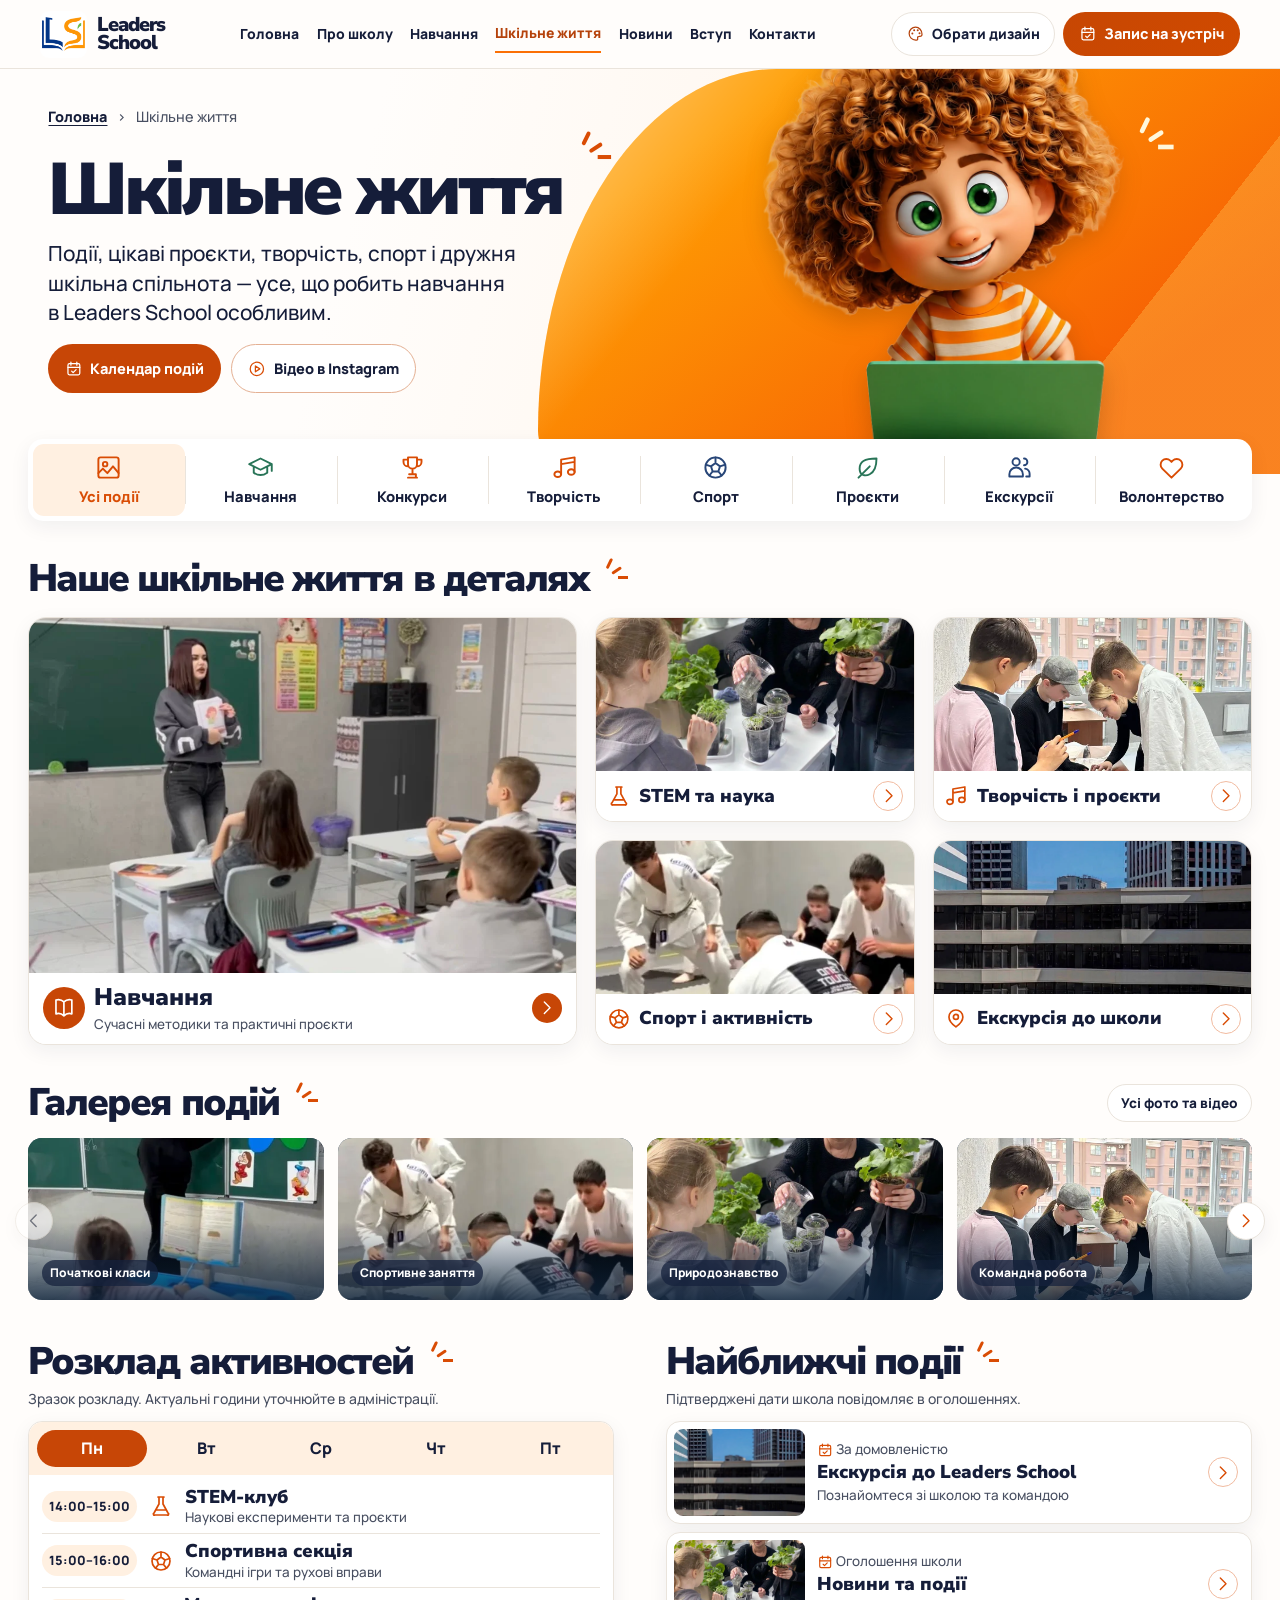
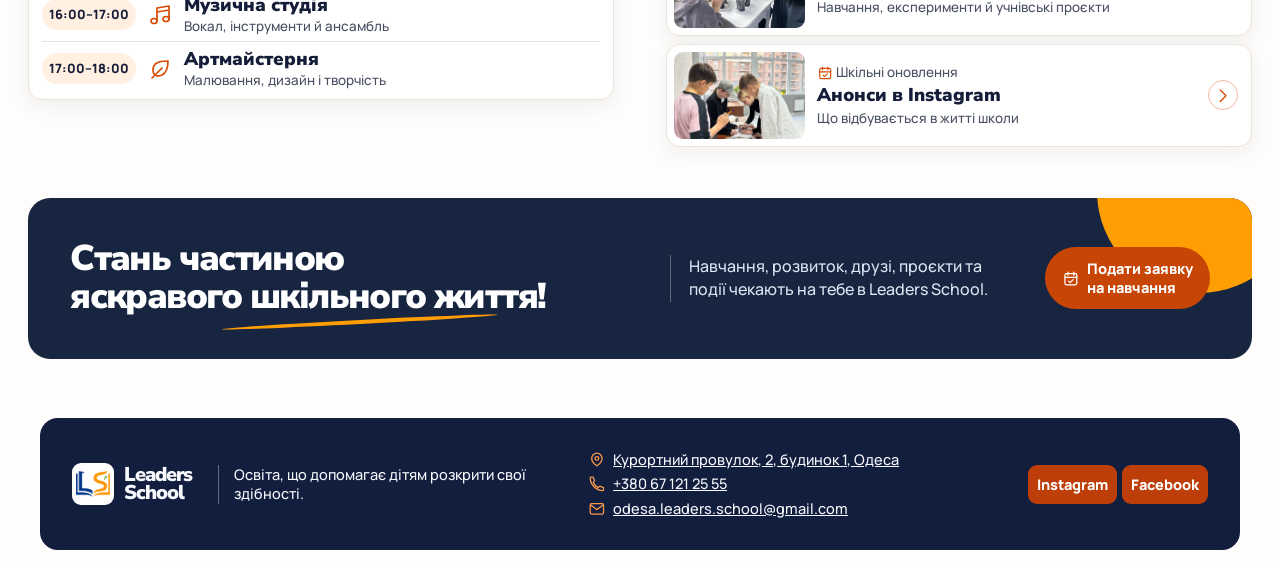
<file: school-life.html>
<!doctype html>
<html lang="uk" data-theme="bright">
<head>
<meta charset="utf-8">
<meta name="viewport" content="width=device-width, initial-scale=1">
<meta name="description" content="Перегляньте фотографії з уроків, спортивних занять і роботи над командними проєктами.">
<title>Шкільне життя — Odesa Leaders School</title>
<link rel="icon" href="assets/school-logo.webp" type="image/webp">
<link rel="stylesheet" href="styles.css">
<link rel="stylesheet" href="life-reference.css">
<script>
try {
  const options = ['bright', 'editorial', 'night'];
  const theme = new URLSearchParams(location.search).get('design') || localStorage.getItem('ols-design');
  if (options.includes(theme)) document.documentElement.dataset.theme = theme;
} catch {}
</script>
<script src="site.js" defer></script>
<script src="life-reference.js" defer></script>
</head>
<body id="top">
<svg xmlns="http://www.w3.org/2000/svg" class="symbols" aria-hidden="true">
  <symbol id="i-pin" viewBox="0 0 24 24"><path d="M19 10c0 5-7 10-7 10S5 15 5 10a7 7 0 1 1 14 0Z"/><circle cx="12" cy="10" r="2.5"/></symbol>
  <symbol id="i-phone" viewBox="0 0 24 24"><path d="M7 3H4a1 1 0 0 0-1 1c0 9 8 17 17 17a1 1 0 0 0 1-1v-3l-5-2-2 2a15 15 0 0 1-7-7l2-2Z"/></symbol>
  <symbol id="i-palette" viewBox="0 0 24 24"><path d="M12 3a9 9 0 1 0 0 18h1.5a1.5 1.5 0 0 0 1.4-2c-.4-1-.2-2.2.8-2.7.5-.3 1-.3 1.5-.3h.8a3 3 0 0 0 3-3c0-5.5-4-10-9-10Z"/><path d="M7.5 12h.01M10 7.5h.01M15 7.5h.01M17.5 11.5h.01" stroke-width="2.8"/></symbol>
  <symbol id="i-menu" viewBox="0 0 24 24"><path d="M4 6h16M4 12h16M4 18h16"/></symbol>
  <symbol id="i-x" viewBox="0 0 24 24"><path d="m6 6 12 12M18 6 6 18"/></symbol>
  <symbol id="i-book" viewBox="0 0 24 24"><path d="M12 6a8 8 0 0 0-8-2v14a8 8 0 0 1 8 2 8 8 0 0 1 8-2V4a8 8 0 0 0-8 2Zm0 0v14"/></symbol>
  <symbol id="i-chat" viewBox="0 0 24 24"><path d="M20 11.5a8 8 0 0 1-8 8 9 9 0 0 1-3.5-.7L4 20l1.2-4.1A8 8 0 1 1 20 11.5Z"/><path d="M8.5 11.5h7"/></symbol>
  <symbol id="i-spark" viewBox="0 0 24 24"><path d="M12 2v20M2 12h20M5 5l14 14M5 19 19 5"/></symbol>
  <symbol id="i-calendar" viewBox="0 0 24 24"><rect x="4" y="5" width="16" height="15" rx="2"/><path d="M8 3v4m8-4v4M4 10h16m-11 5 2 2 4-4"/></symbol>
  <symbol id="i-check" viewBox="0 0 24 24"><path d="m5 12 4 4L19 6"/></symbol>
  <symbol id="i-shield" viewBox="0 0 24 24"><path d="M12 22s7-3 7-10V5l-7-3-7 3v7c0 7 7 10 7 10Z"/><path d="m9 12 2 2 4-4"/></symbol>
  <symbol id="i-mail" viewBox="0 0 24 24"><rect x="3" y="5" width="18" height="14" rx="2"/><path d="m4 7 8 6 8-6"/></symbol>
  <symbol id="i-camera" viewBox="0 0 24 24"><path d="M3 7h4l2-3h6l2 3h4v13H3Z"/><circle cx="12" cy="13" r="3.5"/></symbol>
  <symbol id="i-cap" viewBox="0 0 24 24"><path d="M2 9l10-5 10 5-10 5L2 9Zm4 2.1v5.5c4 2.8 8 2.8 12 0v-5.5M22 9v6"/></symbol>
  <symbol id="i-people" viewBox="0 0 24 24"><circle cx="9" cy="7" r="3.2"/><path d="M3 20v-2a6 6 0 0 1 12 0v2H3ZM16 4a3 3 0 0 1 0 6m1 3a5 5 0 0 1 4 5v2h-3"/></symbol>
  <symbol id="life-picture" viewBox="0 0 24 24"><rect x="3" y="3" width="18" height="18" rx="2"/><circle cx="9" cy="9" r="2"/><path d="m3 17 4-4 4 4 5-6 5 6"/></symbol>
  <symbol id="life-trophy" viewBox="0 0 24 24"><path d="M8 3h8v6a4 4 0 0 1-8 0V3Zm0 2H4v2a4 4 0 0 0 4 4m8-6h4v2a4 4 0 0 1-4 4m-4 2v5m-4 3h8m-7-3h6v3"/></symbol>
  <symbol id="life-music" viewBox="0 0 24 24"><path d="M9 18V5l12-2v13M9 9l12-2"/><ellipse cx="6" cy="18" rx="3" ry="2.5"/><ellipse cx="18" cy="16" rx="3" ry="2.5"/></symbol>
  <symbol id="life-ball" viewBox="0 0 24 24"><circle cx="12" cy="12" r="9"/><path d="m12 8 4 3-1.5 4.5h-5L8 11l4-3Zm0 0V3m4 8 4.7-1.5M14.5 15.5l3 3.6m-8-3.6-3 3.6M8 11 3.3 9.5"/></symbol>
  <symbol id="life-leaf" viewBox="0 0 24 24"><path d="M20 4C9 4 5 7 5 13s5 7 9 5c4-2 6-7 6-14ZM4 21l10-10"/></symbol>
  <symbol id="life-heart" viewBox="0 0 24 24"><path d="M20.2 5.9a5 5 0 0 0-7.1 0L12 7l-1.1-1.1a5 5 0 0 0-7.1 7.1L12 21l8.2-8a5 5 0 0 0 0-7.1Z"/></symbol>
  <symbol id="life-science" viewBox="0 0 24 24"><path d="M9 3h6m-5 0v7L5 19a1 1 0 0 0 1 2h12a1 1 0 0 0 1-2l-5-9V3m-6 13h8"/></symbol>
  <symbol id="life-right" viewBox="0 0 24 24"><path d="m9 5 7 7-7 7"/></symbol>
  <symbol id="life-left" viewBox="0 0 24 24"><path d="m15 5-7 7 7 7"/></symbol>
  <symbol id="life-play" viewBox="0 0 24 24"><circle cx="12" cy="12" r="9"/><path d="m10 8 6 4-6 4V8Z"/></symbol>
</svg>
<a class="skip" href="#main">Перейти до вмісту</a>
<header class="header">
  <div class="wrap nav-wrap">
    <a class="brand" href="index.html" aria-label="Odesa Leaders School, головна">
      <img class="brand-image" src="assets/logo.webp" width="47" height="47" alt=""><span class="brand-mark" hidden>L<span>.</span></span>
      <span class="brand-text" lang="en">Leaders<span>School</span></span>
    </a>
    <nav id="navigation" class="nav" aria-label="Головна навігація">
      <a href="index.html" class="nav-home">Головна</a>
      <a href="about.html">Про школу</a>
      <a href="programs.html">Навчання</a>
      <a href="school-life.html" aria-current="page">Шкільне життя</a>
      <a href="news.html">Новини</a>
      <a href="admissions.html" class="nav-admissions">Вступ</a>
      <a href="contacts.html">Контакти</a>
    </nav>
    <div class="nav-actions">
      <button class="design-button" type="button" id="open-design" aria-label="Обрати дизайн"><svg class="icon" aria-hidden="true"><use href="#i-palette"/></svg><span><span class="design-verb">Обрати </span>дизайн</span></button>
      <a class="button primary header-enroll" href="admissions.html?kind=tour#request"><svg class="icon" aria-hidden="true"><use href="#i-calendar"/></svg> Запис на зустріч</a>
      <button class="icon-button menu-button" id="menu-button" type="button" aria-label="Відкрити меню" aria-expanded="false" aria-controls="navigation"><svg class="icon" aria-hidden="true"><use href="#i-menu"/></svg></button>
    </div>
  </div>
</header>
<main id="main" class="inner-page reference-page life-reference">
  <section class="life-hero" aria-labelledby="life-title">
    <div class="life-hero-art">
      <img src="assets/mascot.webp" width="818" height="941" alt="Мальований хлопчик із зеленим ноутбуком" fetchpriority="high">
      <span class="life-rays" aria-hidden="true"></span>
    </div>
    <div class="wrap life-hero-inner">
      <nav class="breadcrumbs" aria-label="Шлях до сторінки"><a href="index.html">Головна</a><span aria-hidden="true">›</span><span aria-current="page">Шкільне життя</span></nav>
      <div class="life-hero-copy">
        <h1 id="life-title">Шкільне життя<span class="life-rays" aria-hidden="true"></span></h1>
        <p>Події, цікаві проєкти, творчість, спорт і дружня шкільна спільнота — усе, що робить навчання в Leaders School особливим.</p>
        <div class="life-actions">
          <a class="button primary" href="#events"><svg class="icon" aria-hidden="true"><use href="#i-calendar"/></svg> Календар подій</a>
          <a class="button secondary" href="https://www.instagram.com/odesa_leaders_school/reels/" target="_blank" rel="noopener"><svg class="icon" aria-hidden="true"><use href="#life-play"/></svg> Відео в Instagram</a>
        </div>
      </div>
    </div>
  </section>

  <section class="wrap life-content" id="life" aria-label="Шкільні заняття й галерея">
    <div class="filter-row" role="group" aria-label="Категорії фотографій" hidden>
      <button type="button" data-filter="all" aria-controls="gallery" aria-pressed="true"><svg class="icon" aria-hidden="true"><use href="#life-picture"/></svg>Усі події</button>
      <button type="button" data-filter="lessons" aria-controls="gallery" aria-pressed="false"><svg class="icon life-green" aria-hidden="true"><use href="#i-cap"/></svg>Навчання</button>
      <button type="button" data-filter="contests" aria-controls="gallery" aria-pressed="false"><svg class="icon" aria-hidden="true"><use href="#life-trophy"/></svg>Конкурси</button>
      <button type="button" data-filter="creative" aria-controls="gallery" aria-pressed="false"><svg class="icon" aria-hidden="true"><use href="#life-music"/></svg>Творчість</button>
      <button type="button" data-filter="sport" aria-controls="gallery" aria-pressed="false"><svg class="icon life-blue" aria-hidden="true"><use href="#life-ball"/></svg>Спорт</button>
      <button type="button" data-filter="projects" aria-controls="gallery" aria-pressed="false"><svg class="icon life-green" aria-hidden="true"><use href="#life-leaf"/></svg>Проєкти</button>
      <button type="button" data-filter="space" aria-controls="gallery" aria-pressed="false"><svg class="icon life-blue" aria-hidden="true"><use href="#i-people"/></svg>Екскурсії</button>
      <button type="button" data-filter="volunteering" aria-controls="gallery" aria-pressed="false"><svg class="icon" aria-hidden="true"><use href="#life-heart"/></svg>Волонтерство</button>
    </div>

    <section class="life-block" aria-labelledby="life-details-title">
      <h2 class="life-heading" id="life-details-title">Наше шкільне життя в деталях<span class="life-rays" aria-hidden="true"></span></h2>
      <div class="life-collage">
        <a class="life-card life-card-lead" href="#gallery" data-life-filter="lessons">
          <img src="assets/english.webp" alt="" loading="lazy">
          <span class="life-card-body"><span class="life-card-icon"><svg class="icon" aria-hidden="true"><use href="#i-book"/></svg></span><span><strong>Навчання</strong><small>Сучасні методики та практичні проєкти</small></span><span class="life-next"><svg class="icon" aria-hidden="true"><use href="#life-right"/></svg></span></span>
        </a>
        <a class="life-card" href="#gallery" data-life-filter="lessons">
          <img src="assets/science.webp" alt="" loading="lazy">
          <span class="life-card-body"><span class="life-card-icon"><svg class="icon" aria-hidden="true"><use href="#life-science"/></svg></span><strong>STEM та наука</strong><span class="life-next"><svg class="icon" aria-hidden="true"><use href="#life-right"/></svg></span></span>
        </a>
        <a class="life-card" href="#gallery" data-life-filter="projects">
          <img src="assets/projects.webp" alt="" loading="lazy">
          <span class="life-card-body"><span class="life-card-icon"><svg class="icon" aria-hidden="true"><use href="#life-music"/></svg></span><strong>Творчість і проєкти</strong><span class="life-next"><svg class="icon" aria-hidden="true"><use href="#life-right"/></svg></span></span>
        </a>
        <a class="life-card" href="#gallery" data-life-filter="sport">
          <img src="assets/sport.webp" alt="" loading="lazy">
          <span class="life-card-body"><span class="life-card-icon"><svg class="icon" aria-hidden="true"><use href="#life-ball"/></svg></span><strong>Спорт і активність</strong><span class="life-next"><svg class="icon" aria-hidden="true"><use href="#life-right"/></svg></span></span>
        </a>
        <a class="life-card" href="admissions.html?kind=tour#request">
          <img src="assets/building.webp" alt="" loading="lazy">
          <span class="life-card-body"><span class="life-card-icon"><svg class="icon" aria-hidden="true"><use href="#i-pin"/></svg></span><strong>Екскурсія до школи</strong><span class="life-next"><svg class="icon" aria-hidden="true"><use href="#life-right"/></svg></span></span>
        </a>
      </div>
    </section>

    <section class="life-block" aria-labelledby="life-gallery-title">
      <div class="life-section-head">
        <h2 class="life-heading" id="life-gallery-title">Галерея подій<span class="life-rays" aria-hidden="true"></span></h2>
        <a class="button secondary life-gallery-link" href="https://www.instagram.com/odesa_leaders_school/" target="_blank" rel="noopener">Усі фото та відео</a>
      </div>
      <div class="life-carousel">
        <div class="gallery" id="gallery" aria-label="Фотогалерея школи" tabindex="0">
          <button class="gallery-photo" type="button" data-category="lessons"><img loading="lazy" src="assets/primary.webp" alt="Заняття учнів початкової школи"><span>Початкові класи</span></button>
          <button class="gallery-photo" type="button" data-category="sport"><img loading="lazy" src="assets/sport.webp" alt="Учні на спортивному тренуванні"><span>Спортивне заняття</span></button>
          <button class="gallery-photo" type="button" data-category="lessons"><img loading="lazy" src="assets/science.webp" alt="Практичне заняття з природознавства"><span>Природознавство</span></button>
          <button class="gallery-photo" type="button" data-category="projects"><img loading="lazy" src="assets/projects.webp" alt="Учні працюють у команді над проєктом"><span>Командна робота</span></button>
          <button class="gallery-photo" type="button" data-category="lessons"><img loading="lazy" src="assets/english.webp" alt="Урок англійської мови у Leaders School"><span>Урок англійської</span></button>
          <button class="gallery-photo" type="button" data-category="space"><img loading="lazy" src="assets/building.webp" alt="Будівля Odesa Leaders School"><span>Будівля школи</span></button>
        </div>
        <button class="life-slider-button life-slider-previous" type="button" data-gallery-scroll="-1" aria-label="Попередні фото" aria-controls="gallery" hidden><svg class="icon" aria-hidden="true"><use href="#life-left"/></svg></button>
        <button class="life-slider-button life-slider-next" type="button" data-gallery-scroll="1" aria-label="Наступні фото" aria-controls="gallery" hidden><svg class="icon" aria-hidden="true"><use href="#life-right"/></svg></button>
      </div>
      <div class="gallery-fallback" id="gallery-fallback" hidden>Фото цієї категорії можна запитати у школи або переглянути <a href="https://www.instagram.com/odesa_leaders_school/" target="_blank" rel="noopener">оновлення в Instagram</a>.</div>
    </section>

    <div class="life-calendar" id="events">
      <section aria-labelledby="life-activities-title">
        <h2 class="life-heading" id="life-activities-title">Розклад активностей<span class="life-rays" aria-hidden="true"></span></h2>
        <p class="life-section-note">Зразок розкладу. Актуальні години уточнюйте в адміністрації.</p>
        <div class="life-agenda">
          <div class="life-week" role="group" aria-label="Дні тижня" hidden>
            <button type="button" data-agenda-day="mon" aria-label="Понеділок" aria-pressed="true">Пн</button>
            <button type="button" data-agenda-day="tue" aria-label="Вівторок" aria-pressed="false">Вт</button>
            <button type="button" data-agenda-day="wed" aria-label="Середа" aria-pressed="false">Ср</button>
            <button type="button" data-agenda-day="thu" aria-label="Четвер" aria-pressed="false">Чт</button>
            <button type="button" data-agenda-day="fri" aria-label="П’ятниця" aria-pressed="false">Пт</button>
          </div>
          <ul class="life-activity-list">
            <li data-activity-days="mon wed"><span class="life-time">14:00–15:00</span><svg class="icon" aria-hidden="true"><use href="#life-science"/></svg><span><strong>STEM-клуб</strong><small>Наукові експерименти та проєкти</small></span></li>
            <li data-activity-days="mon tue thu"><span class="life-time">15:00–16:00</span><svg class="icon" aria-hidden="true"><use href="#life-ball"/></svg><span><strong>Спортивна секція</strong><small>Командні ігри та рухові вправи</small></span></li>
            <li data-activity-days="mon wed fri"><span class="life-time">16:00–17:00</span><svg class="icon" aria-hidden="true"><use href="#life-music"/></svg><span><strong>Музична студія</strong><small>Вокал, інструменти й ансамбль</small></span></li>
            <li data-activity-days="mon tue thu fri"><span class="life-time">17:00–18:00</span><svg class="icon" aria-hidden="true"><use href="#life-leaf"/></svg><span><strong>Артмайстерня</strong><small>Малювання, дизайн і творчість</small></span></li>
          </ul>
        </div>
      </section>
      <section aria-labelledby="life-events-title">
        <h2 class="life-heading" id="life-events-title">Найближчі події<span class="life-rays" aria-hidden="true"></span></h2>
        <p class="life-section-note">Підтверджені дати школа повідомляє в оголошеннях.</p>
        <div class="life-event-list">
          <a class="life-event" href="admissions.html?kind=tour#request"><img src="assets/building.webp" alt="" loading="lazy"><span><small><svg class="icon" aria-hidden="true"><use href="#i-calendar"/></svg> За домовленістю</small><strong>Екскурсія до Leaders School</strong><small>Познайомтеся зі школою та командою</small></span><span class="life-next"><svg class="icon" aria-hidden="true"><use href="#life-right"/></svg></span></a>
          <a class="life-event" href="news.html"><img src="assets/science.webp" alt="" loading="lazy"><span><small><svg class="icon" aria-hidden="true"><use href="#i-calendar"/></svg> Оголошення школи</small><strong>Новини та події</strong><small>Навчання, експерименти й учнівські проєкти</small></span><span class="life-next"><svg class="icon" aria-hidden="true"><use href="#life-right"/></svg></span></a>
          <a class="life-event" href="https://www.instagram.com/odesa_leaders_school/" target="_blank" rel="noopener"><img src="assets/projects.webp" alt="" loading="lazy"><span><small><svg class="icon" aria-hidden="true"><use href="#i-calendar"/></svg> Шкільні оновлення</small><strong>Анонси в Instagram</strong><small>Що відбувається в житті школи</small></span><span class="life-next"><svg class="icon" aria-hidden="true"><use href="#life-right"/></svg></span></a>
        </div>
      </section>
    </div>

    <div class="life-join">
      <h2>Стань частиною <span>яскравого шкільного життя!</span></h2>
      <p>Навчання, розвиток, друзі, проєкти та події чекають на тебе в Leaders School.</p>
      <a class="button primary" href="admissions.html?kind=admission#request"><svg class="icon" aria-hidden="true"><use href="#i-calendar"/></svg> Подати заявку<br>на навчання</a>
    </div>
  </section>
</main>
<footer class="school-footer">
  <div class="wrap footer-wrap">
    <a class="brand" href="index.html" aria-label="Odesa Leaders School, головна">
      <img class="brand-image" src="assets/logo.webp" width="47" height="47" alt=""><span class="brand-mark" hidden>L<span>.</span></span>
      <span class="brand-text" lang="en">Leaders<span>School</span></span>
    </a>
    <p class="footer-motto">Освіта, що допомагає дітям розкрити свої здібності.</p>
    <ul class="footer-contacts">
      <li><svg class="icon" aria-hidden="true"><use href="#i-pin"/></svg><a href="contacts.html">Курортний провулок, 2, будинок 1, Одеса</a></li>
      <li><svg class="icon" aria-hidden="true"><use href="#i-phone"/></svg><a href="tel:+380671212555">+380 67 121 25 55</a></li>
      <li><svg class="icon" aria-hidden="true"><use href="#i-mail"/></svg><a href="mailto:odesa.leaders.school@gmail.com">odesa.leaders.school@gmail.com</a></li>
    </ul>
    <ul class="footer-social" aria-label="Соціальні мережі школи">
      <li><a href="https://www.instagram.com/odesa_leaders_school/" target="_blank" rel="noopener">Instagram</a></li>
      <li><a href="https://www.facebook.com/profile.php?id=61561097815403" target="_blank" rel="noopener">Facebook</a></li>
    </ul>
  </div>
</footer>

<dialog id="design-dialog" aria-labelledby="design-title">
  <div class="dialog-head"><div><p class="eyebrow">Оформлення сайту</p><h2 id="design-title">Оберіть дизайн</h2></div><button class="icon-button close-dialog" type="button" aria-label="Закрити"><svg class="icon"><use href="#i-x"/></svg></button></div>
  <p class="dialog-note">Перемикайте варіанти, щоб побачити зміни. Ваш вибір збережеться у цьому браузері.</p>
  <div class="theme-options" role="group" aria-label="Варіанти дизайну">
    <button class="theme-option" data-design="bright" type="button" aria-pressed="true"><span class="theme-preview theme-bright" aria-hidden="true"><i></i><b></b><img src="assets/mascot.webp" alt="" width="818" height="941"></span><span class="option-label"><span>Яскравий</span><svg class="icon"><use href="#i-check"/></svg></span><small>Фірмовий помаранчевий</small></button>
    <button class="theme-option" data-design="editorial" type="button" aria-pressed="false"><span class="theme-preview theme-editorial" aria-hidden="true"><i></i><b></b><img src="assets/mascot.webp" alt="" width="818" height="941"></span><span class="option-label"><span>Академічний</span><svg class="icon"><use href="#i-check"/></svg></span><small>Молочний і бордовий</small></button>
    <button class="theme-option" data-design="night" type="button" aria-pressed="false"><span class="theme-preview theme-night" aria-hidden="true"><i></i><b></b><img src="assets/mascot.webp" alt="" width="818" height="941"></span><span class="option-label"><span>Нічний</span><svg class="icon"><use href="#i-check"/></svg></span><small>Темно-синій і м’ятний</small></button>
  </div>
  <div class="dialog-foot"><button type="button" class="button primary close-dialog">Готово</button></div>
</dialog>

<dialog id="photo-dialog" class="photo-dialog" aria-label="Фото зі шкільної галереї">
  <button class="icon-button close-dialog" type="button" aria-label="Закрити"><svg class="icon"><use href="#i-x"/></svg></button>
  <figure><img id="large-photo" alt=""><figcaption id="photo-caption"></figcaption></figure>
</dialog>
</body>
</html>
</file>
<file: styles.css>
@import url('https://fonts.googleapis.com/css2?family=Manrope:wght@400;500;600;700;800&family=Nunito+Sans:wght@600;700;800;900&display=swap');

:root {
  --bg: #fffdfb;
  --ink: #151d39;
  --muted: #484f61;
  --line: #eae4dc;
  --panel: #fff3e4;
  --visual: #ff9b14;
  --orbit: #ffb749;
  --accent: #b5420b;
  --primary: #c74606;
  --primary-ink: #fff;
  --contrast: #182541;
  --contrast-ink: #fff;
  --contrast-muted: #d8e7f2;
  --section: #fff4e9;
  --surface: #fff;
  --blue: #d9ecff;
  --mint: #d6f3de;
  --peach: #ffe8d4;
  --tile-ink: #183a57;
  --radius: 30px;
  --small-radius: 18px;
  --heading: 'Nunito Sans', 'Segoe UI', sans-serif;
  --body: 'Manrope', 'Segoe UI', sans-serif;
  color-scheme: light;
}

[data-theme="editorial"] {
  --bg: #fdfbf7;
  --ink: #302120;
  --muted: #615251;
  --line: #e5d9d0;
  --panel: #f3ece1;
  --visual: #ecd9c7;
  --orbit: #e5c8b0;
  --accent: #833d49;
  --primary: #7b3342;
  --primary-ink: #fff;
  --contrast: #462a32;
  --contrast-muted: #f0dce2;
  --section: #f4ede6;
  --surface: #fffdf8;
  --blue: #eadcce;
  --mint: #e0e5ce;
  --peach: #efd1c8;
  --tile-ink: #493033;
  --radius: 6px;
  --small-radius: 4px;
  --heading: Georgia, 'Times New Roman', serif;
}

[data-theme="night"] {
  --bg: #101923;
  --ink: #eef4f7;
  --muted: #becddb;
  --line: #3a4d5c;
  --panel: #17283b;
  --visual: #233950;
  --orbit: #294e60;
  --accent: #9eefc7;
  --primary: #9eefc7;
  --primary-ink: #142b33;
  --contrast: #243a4b;
  --contrast-muted: #d4e4ea;
  --section: #152231;
  --surface: #1c2b3a;
  --blue: #b9d4ff;
  --mint: #aeeed1;
  --peach: #ffcfab;
  --tile-ink: #192d3a;
  --radius: 22px;
  --small-radius: 14px;
  color-scheme: dark;
}

* { box-sizing: border-box; }
html { scroll-behavior: smooth; }
body { margin: 0; color: var(--ink); background: var(--bg); font: 500 1rem/1.65 var(--body); }
body:has(dialog[open]) { overflow: hidden; }
button, input, select { font: inherit; }
button, a { -webkit-tap-highlight-color: transparent; }
button { cursor: pointer; }
a { color: inherit; }
img { display: block; max-width: 100%; }
:focus-visible { outline: 3px solid var(--accent); outline-offset: 4px; }
[hidden] { display: none !important; }
.symbols { position: absolute; width: 0; height: 0; overflow: hidden; }
.icon { width: 1.22em; height: 1.22em; flex: 0 0 auto; fill: none; stroke: currentColor; stroke-width: 1.7; stroke-linecap: round; stroke-linejoin: round; vertical-align: middle; }
.skip { position: absolute; z-index: 100; top: 12px; left: 12px; transform: translateY(-160%); background: var(--surface); padding: .5rem 1rem; }
.skip:focus { transform: none; }
.wrap { width: min(1280px, calc(100% - 80px)); margin-inline: auto; }
.header { position: sticky; top: 0; z-index: 5; background: var(--bg); border-bottom: 1px solid var(--line); }
.nav-wrap { display: flex; align-items: center; justify-content: space-between; column-gap: 19px; min-height: 72px; }
.brand { display: inline-flex; flex: 0 0 auto; align-items: center; gap: 10px; color: var(--ink); text-decoration: none; }
.brand-mark { display: grid; grid-auto-flow: column; place-content: center; width: 42px; height: 42px; border-radius: 12px 12px 12px 4px; background: var(--contrast); color: #fff; font: 900 1.55rem/1 var(--heading); letter-spacing: -0.1em; }
.brand-mark span { color: #ffae56; }
.brand-image { width: 42px; height: 42px; object-fit: contain; padding: 4px; border-radius: 9px; background: #fff; }
.brand-text { display: grid; font: 900 .78rem/1.19 var(--body); letter-spacing: .13em; }
.brand-text span { letter-spacing: .02em; font-size: .87rem; }
.nav { display: flex; align-items: center; justify-content: center; gap: clamp(12px, 1.8vw, 29px); }
.nav a { font-size: .91rem; font-weight: 800; text-decoration: none; white-space: nowrap; }
.nav a[aria-current="page"] { color: var(--accent); text-decoration: underline; text-underline-offset: .45em; }
.nav .nav-home { display: none; }
.nav a:hover, .text-link:hover, .hero-phone:hover { color: var(--accent); }
.nav-actions { display: flex; gap: 8px; }
.design-button, .icon-button { border: 1px solid var(--line); color: var(--ink); background: var(--surface); font-weight: 800; }
.design-button { display: inline-flex; align-items: center; gap: .5rem; white-space: nowrap; min-height: 44px; border-radius: 40px; padding: .48rem .9rem; font-size: .88rem; }
.design-button .icon { color: var(--accent); }
.design-button > span::first-letter { text-transform: uppercase; }
.design-button:hover, .icon-button:hover { border-color: var(--accent); }
.icon-button { display: grid; place-items: center; width: 44px; height: 44px; border-radius: 50%; }
.menu-button, .nav .mobile-enroll { display: none; }
.header-enroll.button { min-height: 44px; align-self: center; border-radius: 40px; }

.start { padding-top: 22px; }
.hero { min-height: 445px; display: grid; grid-template-columns: 51% 49%; border-radius: var(--radius); background: var(--panel); overflow: hidden; isolation: isolate; }
.hero-content { display: flex; align-items: flex-start; justify-content: center; flex-direction: column; min-width: 0; padding: 35px 18px 36px clamp(32px, 4.6vw, 67px); position: relative; z-index: 1; }
.eyebrow { color: var(--accent); font-size: .81rem; font-weight: 900; line-height: 1.45; text-transform: uppercase; letter-spacing: .12em; margin: 0 0 .8rem; }
h1, h2, h3 { font-family: var(--heading); line-height: 1.06; margin: 0; }
h1 { font-size: clamp(3.35rem, 6.12vw, 5.85rem); font-weight: 900; letter-spacing: -.075em; }
h1 em { display: inline-block; position: relative; color: var(--ink); font-style: normal; }
h1 em::after { content: ""; position: absolute; bottom: -.04em; left: 0; width: 97%; height: .07em; border-radius: 100%; background: var(--accent); transform: rotate(-3deg); }
.hero-lead { margin: 1.03rem 0 0; max-width: 24ch; font: 900 clamp(1.35rem, 2.6vw, 2.35rem)/1.12 var(--heading); letter-spacing: -.04em; }
[data-theme="editorial"] h1 { font-weight: 700; letter-spacing: -.065em; }
[data-theme="editorial"] h1 em { font-style: italic; }
.hero-description { color: var(--muted); margin: .85rem 0 1.2rem; max-width: 38ch; font-size: clamp(1rem, 1.3vw, 1.13rem); }
.actions { display: flex; flex-wrap: wrap; gap: 10px; align-items: center; }
.button { text-decoration: none; display: inline-flex; justify-content: center; align-items: center; gap: .5em; min-height: 49px; border-radius: max(var(--small-radius), 8px); padding: .65rem 1rem; border: 1px solid transparent; font-size: .91rem; font-weight: 900; text-align: center; line-height: 1.35; }
.button.primary { color: var(--primary-ink); background: var(--primary); }
.button.primary:hover { filter: brightness(1.08); box-shadow: 0 3px 9px #0002; }
.button.secondary { color: var(--ink); background: var(--surface); border-color: var(--line); }
.button.secondary:hover { border-color: var(--accent); }
.hero-phone { display: inline-flex; align-items: center; gap: .5rem; margin-top: .85rem; color: var(--ink); text-decoration: none; font-weight: 800; font-size: .93rem; }
.hero-visual { min-width: 0; display: grid; place-items: center; position: relative; isolation: isolate; background: var(--visual); overflow: hidden; }
.hero-visual::after { content: ""; pointer-events: none; position: absolute; z-index: -1; inset: 0; background: radial-gradient(ellipse at 24% 25%, #ffffff46, transparent 70%); }
.orbit { position: absolute; z-index: -1; width: 79%; max-width: 486px; aspect-ratio: 1; border-radius: 50%; background: var(--orbit); }
.orbit::after { position: absolute; inset: -19px; content: ""; border: 1px solid var(--surface); border-radius: 50%; opacity: .7; }
.mascot { z-index: 1; width: min(80%, 370px); height: auto; max-height: 425px; object-fit: contain; margin-top: 10px; filter: drop-shadow(0 14px 14px #172e4140); }
.hero-tag { position: absolute; z-index: 2; bottom: 25px; right: 27px; color: var(--ink); background: var(--surface); padding: .62rem .95rem; font-weight: 900; font-size: .82rem; border-radius: 50px; box-shadow: 0 4px 18px #1b3d5415; }
.burst { position: absolute; top: 14%; right: 13%; width: 46px; height: 46px; color: #fff; stroke: currentColor; stroke-width: 1; stroke-linecap: round; }
.burst-small { top: auto; right: auto; bottom: 15%; left: 10%; width: 26px; height: 26px; }
.visual-dots { position: absolute; top: 12%; left: 10%; width: 72px; height: 52px; opacity: .6; background: radial-gradient(circle, var(--surface) 1.6px, transparent 2px) 0 0 / 13px 13px; }
[data-theme="editorial"] .hero { grid-template-columns: 56% 44%; border: 1px solid var(--line); }
[data-theme="editorial"] .orbit, [data-theme="editorial"] .orbit::after { border-radius: 48% 48% 0 0; }
[data-theme="editorial"] .burst, [data-theme="editorial"] .visual-dots { display: none; }
[data-theme="night"] .hero { grid-template-columns: 50% 50%; border: 1px solid var(--line); }
[data-theme="night"] .orbit { box-shadow: 0 0 70px #9eefc730; }
[data-theme="night"] .burst { color: var(--accent); }
[data-theme="bright"] .hero { background: linear-gradient(130deg, #fffaf3, #fff0db); }
[data-theme="bright"] .hero-visual { margin-left: -7%; border-radius: 27% 0 0 7% / 100% 0 0 35%; background: linear-gradient(148deg, #ffbb37 0%, #fe8d09 51%, #ed6504 100%); }
[data-theme="bright"] .hero-content .button { border-radius: 28px; }
[data-theme="bright"] .orbit { width: 74%; background: #ffe4934d; }
[data-theme="bright"] .orbit::after { opacity: .43; }

.facts { display: grid; grid-template-columns: repeat(5, 1fr); margin: -14px auto 0; width: calc(100% - 34px); position: relative; z-index: 2; color: var(--ink); background: var(--surface); border: 1px solid var(--line); border-radius: var(--small-radius); padding: 16px 12px; box-shadow: 0 8px 18px #2c293213; }
.facts div { display: flex; align-items: center; justify-content: center; gap: 9px; padding-inline: 9px; }
.facts div + div { border-left: 1px solid var(--line); }
.facts .icon { color: var(--accent); width: 27px; height: 27px; }
.facts strong { font: 900 clamp(.9rem, 1.55vw, 1.14rem)/1.2 var(--heading); }
.section { padding-block: clamp(48px, 6.8vw, 98px); }
section[id] { scroll-margin-top: 86px; }
h2 { font-size: clamp(2rem, 4.1vw, 3.7rem); font-weight: 900; letter-spacing: -.055em; }
h2 em { color: var(--accent); font-style: normal; }
h3 { font-size: clamp(1.19rem, 1.8vw, 1.52rem); font-weight: 900; letter-spacing: -.025em; }
[data-theme="editorial"] h2, [data-theme="editorial"] h3 { font-weight: 700; }
.overview { display: grid; grid-template-columns: 1fr 1fr; gap: clamp(30px, 6.1vw, 90px); }
.overview-copy > p:not(.eyebrow), .section-heading > p, .admissions p:not(.eyebrow), .overview-list p, .program-card p { color: var(--muted); }
.overview-copy > p:not(.eyebrow) { margin: 1.05rem 0 .85rem; max-width: 56ch; }
.overview-list { display: grid; gap: 1rem; }
.overview-list article { display: flex; align-items: flex-start; gap: 15px; padding: 18px; border: 1px solid var(--line); border-radius: var(--small-radius); background: var(--surface); }
.overview-list p { margin: .35rem 0 0; }
.tile-icon { display: grid; flex: 0 0 auto; place-items: center; width: 49px; height: 49px; border-radius: min(14px, var(--small-radius)); color: var(--tile-ink); font-size: 1.25rem; }
.blue { background: var(--blue); }
.peach { background: var(--peach); }
.mint { background: var(--mint); }
.text-link { display: inline-block; font-weight: 900; text-decoration: underline; text-underline-offset: .28em; }
.program-band { background: var(--section); }
.section-heading { display: flex; align-items: end; justify-content: space-between; gap: 1.4rem; margin-bottom: 28px; }
.section-heading > p { margin: 0; max-width: 36ch; }
.program-grid { display: grid; grid-template-columns: repeat(3, minmax(0, 1fr)); gap: 18px; }
.program-card { border-radius: var(--small-radius); border: 1px solid var(--line); background: var(--surface); padding: clamp(18px, 2.5vw, 32px); }
.program-card .tile-icon { margin-bottom: 1.3rem; }
.program-card p { margin: .65rem 0 0; }
.stages { padding-block: clamp(35px, 5vw, 66px) 14px; }
.stages h2 { font-size: clamp(1.95rem, 3.7vw, 3.15rem); }
.stage-grid { display: grid; grid-template-columns: repeat(4, minmax(0, 1fr)); gap: 14px; }
.stage-card { display: block; overflow: hidden; border: 1px solid var(--line); border-radius: var(--small-radius); background: var(--section); color: var(--ink); text-decoration: none; }
.stage-card:hover { border-color: var(--accent); }
.stage-media { position: relative; display: block; }
.stage-card img { width: 100%; aspect-ratio: 1.75; object-fit: cover; background: var(--visual); }
.stage-peach img { object-position: center 36%; }
.stage-mint img { object-position: center 39%; }
.stage-card .tile-icon { position: absolute; bottom: -13px; left: 13px; width: 37px; height: 37px; background: var(--stage-icon, var(--accent)); color: white; border-radius: 50%; border: 2px solid var(--surface); font-size: 1rem; }
.stage-peach { --stage-icon: #be470d; }
.stage-blue { --stage-icon: #1b5ab5; }
.stage-lilac { --stage-icon: #7142ae; }
.stage-mint { --stage-icon: #397626; }
[data-theme="bright"] .stage-blue { background: #ecf3ff; }
[data-theme="bright"] .stage-lilac { background: #f2ecff; }
[data-theme="bright"] .stage-mint { background: #edf6e6; }
.stage-copy { display: grid; gap: 4px; padding: 23px 13px 13px; line-height: 1.25; }
.stage-copy strong { font: 900 clamp(1rem, 1.6vw, 1.25rem)/1.12 var(--heading); letter-spacing: -.025em; }
.stage-copy > span { color: var(--muted); font-size: .88rem; }
.gallery { display: grid; grid-template-columns: 1.2fr 1fr 1fr; gap: 16px; }
.gallery-photo { position: relative; display: flex; align-items: end; overflow: hidden; isolation: isolate; aspect-ratio: 1.28; padding: 14px; color: white; background: #233a53; border: 0; border-radius: var(--small-radius); text-align: left; font-weight: 900; }
.gallery-photo img { position: absolute; width: 100%; height: 100%; inset: 0; object-fit: cover; z-index: -2; transition: transform .35s ease; }
.gallery-photo::after { z-index: -1; content: ""; inset: 0; position: absolute; background: linear-gradient(transparent 52%, #0e233bda); }
.gallery-photo:hover img { transform: scale(1.05); }
.gallery-photo span { border-radius: 30px; padding: 5px 11px; background: #132c45; font-size: .87rem; }
.gallery-fallback { text-align: center; background: var(--panel); color: var(--ink); padding: 2rem; border-radius: var(--small-radius); }
.life-links, .contact-links { display: flex; flex-wrap: wrap; gap: 1rem 1.8rem; margin-top: 18px; }
.admissions { display: grid; grid-template-columns: 1.3fr 1fr; gap: clamp(25px, 5vw, 78px); border-radius: var(--radius); background: var(--panel); padding: clamp(24px, 4.7vw, 65px); }
.contact { display: grid; grid-template-columns: 1fr 1fr; gap: 2rem; align-items: center; }
.contact-list { display: grid; gap: 12px; padding: 0; margin-block: 1.2rem; list-style: none; }
.contact-list li { display: flex; gap: .65rem; align-items: center; }
.contact-list .icon { color: var(--accent); }
.contact-list a { overflow-wrap: anywhere; }
.map { display: block; width: 100%; min-height: 295px; border: 1px solid var(--line); border-radius: var(--small-radius); background: var(--panel); }
footer { border-top: 1px solid var(--line); }
.footer-wrap { display: flex; align-items: center; justify-content: space-between; gap: 1rem; padding-block: 22px; font-size: .91rem; }
.footer-wrap > span { color: var(--muted); }
dialog { width: min(740px, calc(100% - 28px)); max-height: calc(100% - 32px); color: var(--ink); background: var(--surface); border: 1px solid var(--line); border-radius: var(--radius); padding: clamp(18px, 4vw, 32px); box-shadow: 0 16px 78px #0004; }
dialog::backdrop { background: #102238ae; }
.dialog-head { display: flex; gap: 12px; justify-content: space-between; align-items: flex-start; }
.dialog-head h2 { font-size: clamp(1.75rem, 4.5vw, 2.55rem); }
.dialog-note { color: var(--muted); margin: .9rem 0 1.25rem; }
.dialog-foot { display: flex; justify-content: flex-end; padding-top: 19px; }
.theme-options { display: grid; grid-template-columns: repeat(3, minmax(0, 1fr)); gap: 12px; }
.theme-option { display: block; min-width: 0; text-align: left; color: var(--ink); background: var(--bg); border: 2px solid var(--line); border-radius: 14px; padding: 9px 9px 11px; }
.theme-option[aria-pressed="true"], .theme-option:hover { border-color: var(--accent); }
.theme-preview { position: relative; display: block; overflow: hidden; border-radius: 8px; aspect-ratio: 1.65; background: linear-gradient(90deg, var(--preview-bg) 53%, var(--preview-visual) 53%); }
.theme-preview i { position: absolute; top: 27%; width: 37%; height: 8%; left: 9%; background: var(--preview-ink); border-radius: 8px; box-shadow: 0 13px 0 var(--preview-accent); }
.theme-preview b { position: absolute; bottom: 22%; width: 26%; height: 12%; left: 9%; background: var(--preview-accent); border-radius: 8px; }
.theme-preview img { position: absolute; inset: 10% 3% auto auto; width: 44%; height: 87%; object-fit: contain; }
.theme-bright { --preview-bg: #fff3e4; --preview-visual: #ff9b14; --preview-ink: #151d39; --preview-accent: #c74606; }
.theme-editorial { --preview-bg: #f3ece1; --preview-visual: #e5c8b0; --preview-ink: #462a32; --preview-accent: #833d49; }
.theme-night { --preview-bg: #17283b; --preview-visual: #294e60; --preview-ink: #eef4f7; --preview-accent: #9eefc7; }
.option-label { display: flex; align-items: center; justify-content: space-between; gap: 3px; font-weight: 900; margin-top: 6px; }
.option-label .icon { visibility: hidden; color: var(--accent); }
.theme-option[aria-pressed="true"] .icon { visibility: visible; }
.theme-option small { display: block; color: var(--muted); font-size: .84rem; line-height: 1.4; }
#request-form { display: grid; gap: 13px; }
#request-form label { display: grid; gap: 5px; font-weight: 800; }
#request-form input, #request-form select { width: 100%; min-height: 44px; background: var(--bg); color: var(--ink); border: 1px solid var(--line); border-radius: 9px; padding: .45rem .65rem; }
#request-form select { appearance: none; padding-right: 2rem; background-image: linear-gradient(45deg, transparent 50%, var(--muted) 50%), linear-gradient(135deg, var(--muted) 50%, transparent 50%); background-position: right 17px center,right 12px center; background-repeat: no-repeat; background-size: 5px 5px; }
#request-form .button { justify-self: start; }
.form-status { color: var(--muted); margin: 0; }
.photo-dialog { width: min(960px, calc(100% - 24px)); padding: 12px; }
.photo-dialog .close-dialog { position: absolute; top: 18px; right: 18px; }
.photo-dialog figure { margin: 0; }
.photo-dialog img { width: 100%; max-height: min(72vh, 750px); object-fit: contain; border-radius: var(--small-radius); background: var(--panel); }
.photo-dialog figcaption { padding: .5rem .4rem .1rem; font-weight: 800; }

@media (max-width: 1050px) {
  .wrap { width: calc(100% - 48px); }
  .nav-wrap { column-gap: 12px; }
  .nav { gap: 13px; }
  .hero { min-height: 395px; }
  .hero-content { padding: 30px 14px 30px 30px; }
}

@media (max-width: 850px) {
  .nav-wrap { min-height: 66px; }
  .nav { display: none; position: absolute; inset: 100% 0 auto; background: var(--bg); border-bottom: 1px solid var(--line); flex-direction: column; align-items: stretch; gap: 0; padding: 10px 24px 16px; box-shadow: 0 9px 18px #112b3820; }
  .nav.is-open { display: flex; }
  .nav a { padding: 11px 0; }
  .menu-button { display: grid; }
  .nav .mobile-enroll { display: block; }
  .header-enroll.button { display: none; }
  .start { padding-top: 22px; }
  .gallery { grid-template-columns: repeat(3, minmax(0, 1fr)); }
  .gallery-photo { aspect-ratio: 1; }
}

@media (max-width: 640px) {
  .wrap { width: calc(100% - 28px); }
  .nav-wrap { column-gap: 7px; }
  .brand { gap: 7px; }
  .brand-mark, .brand-image { width: 36px; height: 36px; }
  .brand-text span { font-size: .74rem; }
  .design-button { padding-inline: .56rem; font-size: .8rem; gap: .28rem; }
  .nav-actions { gap: 5px; }
  .start { padding-top: 14px; }
  .hero, [data-theme="editorial"] .hero, [data-theme="night"] .hero { grid-template-columns: 1fr; }
  .hero-content { padding: 24px 17px 23px; }
  h1 { font-size: clamp(2.8rem, 12vw, 4.7rem); }
  .hero-lead { font-size: clamp(1.38rem, 5.4vw, 2.3rem); }
  .hero-description { margin: .96rem 0 1.1rem; }
  .hero-visual { min-height: 305px; }
  [data-theme="bright"] .hero-visual { margin-left: 0; border-radius: 28% 20% 0 0 / 10% 7% 0 0; }
  .mascot { width: min(66%, 290px); max-height: 315px; margin: 6px 0; }
  .orbit { width: min(71%, 295px); }
  .hero-tag { bottom: 11px; right: 10px; font-size: .78rem; padding: .42rem .69rem; }
  .facts { grid-template-columns: repeat(2, 1fr); padding: 0; margin-top: 11px; width: 100%; }
  .facts div { padding: 11px 6px; justify-content: start; padding-inline: 9px; }
  .facts div:nth-child(odd) { border-left: 0; }
  .facts div:nth-child(n+3) { border-top: 1px solid var(--line); }
  .facts div:last-child { grid-column: 1 / -1; }
  .facts .icon { width: 22px; height: 22px; }
  .stage-grid { grid-template-columns: repeat(2, minmax(0, 1fr)); gap: 9px; }
  .overview, .admissions, .contact, .program-grid { grid-template-columns: 1fr; }
  .overview, .contact { gap: 22px; }
  .section-heading { align-items: start; flex-direction: column; gap: .65rem; margin-bottom: 18px; }
  .program-grid { gap: 10px; }
  .program-card .tile-icon { margin-bottom: .85rem; }
  .gallery { grid-template-columns: 1fr 1fr; gap: 9px; }
  .gallery-photo { padding: 8px; }
  .gallery-photo span { padding-inline: 8px; }
  .footer-wrap { flex-wrap: wrap; }
  .theme-options { grid-template-columns: 1fr; gap: 7px; }
  .theme-option { display: grid; grid-template-columns: 85px 1fr; gap: 0 10px; align-items: center; padding: 5px; }
  .theme-preview { grid-row: span 2; }
  .option-label { margin: 0; }
}

@media (max-width: 380px) {
  .brand-text { letter-spacing: .06em; }
  .design-button { padding-inline: .38rem; }
  .design-verb { display: none; }
}

@media (max-width: 350px) {
  .design-button .icon { display: none; }
  h1 { font-size: 2.55rem; }
}

@media (prefers-reduced-motion: reduce) {
  *, *::before, *::after { scroll-behavior: auto !important; transition: none !important; }
}

#request { scroll-margin-top: 86px; }
.feature-panel { display: grid; grid-template-columns: minmax(0, .95fr) minmax(0, 1.05fr); gap: clamp(22px, 4vw, 55px); padding: clamp(20px, 4vw, 45px); margin-bottom: clamp(42px, 6vw, 84px); background: var(--panel); border-radius: var(--radius); }
.feature-copy { align-self: center; }
.feature-copy h2, .team h2 { font-size: clamp(1.95rem, 3.7vw, 3.15rem); }
.advantage-list { display: grid; gap: 12px; padding: 0; margin: 1.2rem 0 0; list-style: none; }
.advantage-list li { display: flex; align-items: start; gap: 10px; }
.advantage-list .icon { margin-top: 4px; color: var(--accent); }
.feature-photo, .team-photo { position: relative; overflow: hidden; margin: 0; border-radius: var(--small-radius); }
.feature-photo img, .team-photo img { width: 100%; height: 100%; min-height: 230px; object-fit: cover; }
.feature-photo figcaption { position: absolute; bottom: 11px; left: 11px; right: 11px; width: fit-content; padding: 5px 9px; color: var(--ink); background: var(--surface); font-size: .85rem; font-weight: 800; border-radius: 7px; }
.team { display: grid; grid-template-columns: minmax(0, .9fr) minmax(0, 1.1fr); align-items: stretch; gap: clamp(20px, 4vw, 55px); }
.team-photo img { object-position: 53% 40%; }
.team > div > p:not(.eyebrow), .team-roles p { color: var(--muted); }
.team-roles { display: grid; grid-template-columns: repeat(2, minmax(0, 1fr)); gap: 12px; }
.team-roles article { padding: clamp(12px, 2vw, 20px); border: 1px solid var(--line); border-radius: var(--small-radius); background: var(--surface); }
.team-roles p { margin: .6rem 0 .9rem; }
.team + .life { padding-top: 0; }
.filter-row { display: flex; flex-wrap: wrap; gap: 8px; margin: 0 0 16px; }
.filter-row button { min-height: 42px; padding: .38rem .9rem; color: var(--ink); background: var(--surface); border: 1px solid var(--line); border-radius: 100px; font-size: .9rem; font-weight: 800; }
.filter-row button:hover { border-color: var(--accent); }
.filter-row button[aria-pressed="true"] { color: var(--primary-ink); background: var(--primary); border-color: var(--primary); }
.gallery { grid-template-columns: repeat(3, minmax(0, 1fr)); }
.news-band { background: var(--section); }
.news-grid { display: grid; grid-template-columns: repeat(3, minmax(0, 1fr)); gap: 16px; }
.news-card { overflow: hidden; border: 1px solid var(--line); border-radius: var(--small-radius); background: var(--surface); }
.news-card img { width: 100%; aspect-ratio: 2; object-fit: cover; }
.news-card > div { padding: clamp(14px, 2.2vw, 24px); }
.news-card p:not(.eyebrow) { color: var(--muted); margin: .65rem 0 .95rem; }
.admissions { grid-template-columns: repeat(2, minmax(0, 1fr)); padding: clamp(20px, 4.7vw, 65px); }
.admissions-intro { align-self: center; }
.admissions-questions { margin-top: 1.4rem; border-top: 1px solid var(--line); }
.admissions-questions details { border-bottom: 1px solid var(--line); padding-block: .8rem; }
.admissions-questions summary { cursor: pointer; font-weight: 800; }
.admissions-questions p { margin: .65rem 0 0; }
.request-panel { min-width: 0; background: var(--surface); border: 1px solid var(--line); border-radius: var(--small-radius); padding: clamp(16px, 2.8vw, 30px); }
.request-panel h3 { font-size: clamp(1.45rem, 2vw, 1.8rem); }
.request-panel > p { margin: .65rem 0 1rem; }
.section.contact { padding-top: 8px; }

@media (max-width: 640px) {
  .feature-panel, .team, .news-grid, .admissions { grid-template-columns: 1fr; }
  .team-photo { grid-row: 2; }
  .team-photo img, .feature-photo img { height: auto; max-height: 330px; }
  .gallery { grid-template-columns: repeat(2, minmax(0, 1fr)); }
  .gallery-single .gallery-photo { grid-column: 1 / -1; aspect-ratio: 1.7; }
}

@media (max-width: 380px) {
  .team-roles { grid-template-columns: 1fr; }
}

.page-start { padding-top: clamp(19px, 3vw, 32px); }
.breadcrumbs { display: flex; flex-wrap: wrap; align-items: center; gap: .6rem; color: var(--muted); font-size: .9rem; margin-bottom: 14px; }
.breadcrumbs a { color: var(--ink); font-weight: 800; text-underline-offset: .2em; }
.page-hero { position: relative; isolation: isolate; overflow: hidden; background: var(--panel); border-radius: var(--radius); padding: clamp(24px, 5vw, 68px); }
.page-hero::before { content: ""; position: absolute; z-index: -1; width: min(32%, 335px); aspect-ratio: 1; border-radius: 50%; border: clamp(16px, 4vw, 48px) solid var(--orbit); right: -5%; bottom: -75%; opacity: .6; }
.page-hero h1 { font-size: clamp(2.45rem, 6.4vw, 5.45rem); max-width: 20ch; letter-spacing: -.06em; overflow-wrap: break-word; }
.page-hero p { max-width: 52ch; color: var(--muted); font-size: clamp(1rem, 2vw, 1.2rem); margin: .85rem 0 0; }
.inner-page .page-start + .section, .inner-page .page-start + .news-band > .section { padding-top: clamp(26px, 4.5vw, 58px); }
.inner-page .news-band, .inner-page .program-band { background: transparent; }
.inner-page .stages { padding-bottom: 10px; }
.inner-page .team { padding-top: 10px; }
.inner-page .section.contact { padding-bottom: clamp(40px, 6vw, 80px); }

@media (min-width: 1170px) {
  .nav .nav-home { display: block; }
}

@media (max-width: 850px) {
  .nav .nav-home { display: block; }
}

.mascot-scene {
  position: relative;
  display: grid;
  grid-template-rows: minmax(0, 1fr);
  place-items: end center;
  padding-top: 8px;
  isolation: isolate;
  overflow: hidden;
  background: radial-gradient(circle at 51% 49%, var(--orbit) 0 42%, var(--visual) 43%);
}
.mascot-scene img { position: relative; width: auto; height: 100%; max-height: 100%; object-fit: contain; object-position: bottom; }
[data-theme="bright"] .mascot-scene { background: radial-gradient(circle at 51% 50%, #ffdf83 0 41%, transparent 42%), linear-gradient(145deg, #ffbd42, #fa7807 78%); }
.admissions-mascot { height: clamp(210px, 27vw, 340px); border-radius: 36% 32% 8% 8% / 27% 22% 8% 8%; }
.admissions-mascot img { max-width: 93%; filter: drop-shadow(0 9px 8px #33200535); }
.admissions-mascot .burst { top: 15%; right: 14%; width: 30px; height: 30px; }
.admissions-page .admissions { align-items: start; }
.admissions-page .admissions-intro { align-self: stretch; }
.admissions-page h1 { font-size: clamp(2.45rem, 5vw, 4.65rem); }
.inner-page .page-start + .admissions-page { padding-top: 6px; }
.admissions-page > .admissions-questions { max-width: 760px; margin-top: clamp(20px, 4vw, 44px); }
.contact-hero { display: grid; grid-template-columns: minmax(0, 1fr) minmax(140px, .55fr); gap: 12px; align-items: center; padding-block: 0; }
.contact-hero::before { display: none; }
.contact-hero > div:first-child { padding-block: clamp(24px, 6vw, 74px); }
.contact-hero .contact-mascot { justify-self: stretch; height: clamp(204px, 23vw, 296px); align-self: end; border-radius: 46% 40% 0 0 / 44% 35% 0 0; }
.contact-hero .contact-mascot img { max-width: 100%; }
.contact-map { display: grid; justify-items: stretch; gap: 10px; min-width: 0; }
.contact-map .contact-mascot { justify-self: end; width: min(60%, 248px); height: 130px; border-radius: 49% 39% var(--small-radius) var(--small-radius) / 59% 46% var(--small-radius) var(--small-radius); }

@media (max-width: 640px) {
  .admissions-mascot { height: clamp(205px, 53vw, 265px); }
  .contact-hero { grid-template-columns: minmax(0, 1fr); gap: 0; }
  .contact-hero > div:first-child { padding-block: 24px 8px; }
  .contact-hero .contact-mascot { justify-self: end; width: min(190px, 66%); height: 165px; }
  .contact-map .contact-mascot { height: 108px; }
}

:root {
  --ref-orange: linear-gradient(125deg, #ffab16 0%, #ff8a02 55%, #ff6c00 100%);
  --ref-highlight: #fb7005;
  --ref-button: linear-gradient(120deg, #c74703, #d04a00);
}
[data-theme="editorial"] { --ref-orange: linear-gradient(125deg, #edd9c4, #dfae95); --ref-highlight: #963c4c; --ref-button: var(--primary); }
[data-theme="night"] { --ref-orange: linear-gradient(125deg, #254260, #345b66); --ref-highlight: #9eefc7; --ref-button: var(--primary); }
.header .nav-wrap { min-height: 68px; }
.header .brand-text, .school-footer .brand-text { font: 900 1.25rem/.92 var(--heading); letter-spacing: -.055em; }
.header .brand-text span, .school-footer .brand-text span { font: inherit; letter-spacing: inherit; }
.header .brand-image { width: 47px; height: 47px; padding: 2px; }
.header .nav { gap: clamp(10px, 1.35vw, 24px); }
.header .nav a { font-size: .87rem; padding-block: 7px; }
.header .nav a[aria-current="page"] { color: var(--accent); text-decoration: none; border-bottom: 2px solid var(--ref-highlight); }
.header .nav .nav-home, .header .nav .nav-admissions { display: block; }
.header .header-enroll { background: var(--ref-button); padding-inline: .9rem; white-space: nowrap; }
.header .design-button { min-height: 42px; }
.school-footer { padding-block: 8px 18px; border: 0; }
.school-footer .footer-wrap { display: grid; grid-template-columns: auto minmax(0, 1fr) minmax(0, 1.2fr) auto; column-gap: clamp(13px, 2vw, 34px); align-items: center; padding: clamp(16px, 2.9vw, 32px); color: #f7f8fd; background: #111e3d; border-radius: var(--small-radius); }
.school-footer .brand { color: inherit; }
.school-footer .footer-motto { border-left: 1px solid #ffffff55; margin: 0; padding-left: 15px; line-height: 1.34; }
.school-footer .footer-contacts, .school-footer .footer-social { display: grid; gap: .3rem; margin: 0; padding: 0; list-style: none; }
.school-footer .footer-contacts li { display: flex; align-items: center; gap: 7px; min-width: 0; overflow-wrap: anywhere; line-height: 1.35; }
.school-footer .footer-contacts .icon { color: #ff9a4c; }
.school-footer .footer-social { grid-auto-flow: column; }
.school-footer .footer-social a { display: grid; place-items: center; min-height: 39px; padding: .25rem .57rem; border-radius: 9px; color: white; background: #bd3e08; font-weight: 800; text-decoration: none; }
.school-footer .footer-social a:hover { background: #943307; }
@media (max-width: 1180px) and (min-width: 951px) {
  .header .nav { gap: 11px; }
  .header .design-verb { display: none; }
}
@media (max-width: 1090px) and (min-width: 951px) {
  .header .nav .nav-home { display: none; }
}
@media (max-width: 950px) {
  .header .nav { display: none; position: absolute; inset: 100% 0 auto; background: var(--bg); border-bottom: 1px solid var(--line); flex-direction: column; align-items: stretch; gap: 0; padding: 10px 24px 16px; box-shadow: 0 9px 18px #112b3820; }
  .header .nav.is-open { display: flex; }
  .header .nav a { padding: 10px 0; }
  .header .menu-button { display: grid; }
  .header .header-enroll { display: none; }
  .school-footer .footer-wrap { grid-template-columns: auto minmax(0, 1fr); gap: 13px; }
  .school-footer .footer-social { justify-content: start; }
}
@media (max-width: 435px) {
  .header .brand-image { width: 38px; height: 38px; }
  .header .brand-text, .school-footer .brand-text { font-size: 1.08rem; }
  .school-footer .footer-wrap { grid-template-columns: 1fr; }
  .school-footer .footer-motto { padding: 0; border: 0; }
}
</file>
<file: home-reference.css>
.home-reference { padding-bottom: clamp(25px, 4vw, 48px); }
.home-top { position: relative; }
.home-reference .home-hero { min-height: clamp(375px, 33vw, 500px); grid-template-columns: 51% 49%; border-radius: 0; background: var(--panel); }
[data-theme="bright"] .home-reference .home-hero { background: #fffcf8; }
.home-reference .hero-content { padding: 32px 10px 45px max(31px, calc((100vw - 1280px) / 2)); }
.home-reference h1 { font-size: clamp(3.5rem, 6.15vw, 6.05rem); white-space: nowrap; }
.home-reference h1 em::before { content: ""; position: absolute; display: block; right: 0; top: -.04em; width: .075em; height: .19em; background: var(--ref-highlight); border-radius: .12em; transform: translate(23%, -36%) rotate(37deg); box-shadow: -.13em .025em 0 -.006em var(--ref-highlight), .13em .025em 0 -.006em var(--ref-highlight); }
.home-reference .hero-lead { font-size: clamp(1.45rem, 2.7vw, 2.6rem); }
.home-reference .hero-description { max-width: 43ch; }
.home-reference .hero-content .button { border-radius: 50px; }
.home-reference .hero-content .button.primary, .home-contact-actions .primary { background: var(--ref-button); }
.home-reference .hero-visual { margin-left: -6%; border-radius: 33% 0 0 7% / 100% 0 0 23%; background: var(--ref-orange); align-items: end; overflow: hidden; }
[data-theme="bright"] .home-reference .hero-visual { background: var(--ref-orange); }
.home-reference .hero-visual::after { background: linear-gradient(125deg, transparent 51%, #ffd15a4f 51.2% 68%, transparent 68.2%); }
.home-orbit { position: absolute; bottom: -22%; width: 62%; aspect-ratio: 1; border-radius: 50%; background: #fff4be28; border: 2px solid #fff5d235; }
.home-reference .hero-visual .mascot { margin: 0; width: min(77%, 430px); max-height: clamp(370px, 34vw, 495px); transform: translateY(6px); }
.home-reference .hero-visual .burst { top: 30%; right: 12%; width: 45px; height: 45px; }
.home-perks { position: relative; z-index: 2; display: grid; grid-template-columns: repeat(5, minmax(0, 1fr)); margin-block: -21px 0; padding: 13px 11px; list-style: none; background: var(--surface); border: 1px solid var(--line); border-radius: var(--small-radius); box-shadow: 0 8px 22px #1f223412; }
.home-perks li { display: flex; justify-content: center; align-items: center; gap: 11px; padding: 6px 7px; line-height: 1.15; }
.home-perks li + li { border-left: 1px solid var(--line); }
.home-perks .icon { color: var(--accent); width: 28px; height: 28px; }
.home-perks strong { font-size: clamp(.88rem, 1.4vw, 1.04rem); }
.home-section, .home-preview { padding-top: clamp(24px, 3.25vw, 42px); }
.home-heading, .home-preview-head { display: flex; flex-wrap: wrap; gap: 13px; justify-content: space-between; align-items: center; margin-bottom: 13px; }
.home-section h2, .home-preview h2 { font-size: clamp(1.78rem, 3.35vw, 3.16rem); }
.home-pill.button { font-size: .87rem; border-radius: 40px; min-height: 39px; color: var(--accent); }
.home-reference .stage-grid { gap: clamp(11px, 1.35vw, 19px); }
.home-reference .stage-card img { aspect-ratio: 1.8; }
.home-reference .stage-copy { padding: 22px 13px 14px; }
.home-reference .stage-copy strong { font-size: clamp(.95rem, 1.78vw, 1.27rem); }
.home-why { display: grid; grid-template-columns: minmax(0, 1fr) minmax(0, 1.23fr) minmax(0, .59fr); align-items: stretch; gap: clamp(15px, 2.7vw, 38px); }
.home-why h2 { font-size: clamp(1.6rem, 2.8vw, 2.65rem); }
.home-why .advantage-list { margin-top: .95rem; gap: .46rem; font-size: .94rem; }
.home-why .advantage-list li { gap: 8px; }
.home-why .advantage-list .icon { width: 18px; height: 18px; margin-top: 3px; border-radius: 50%; color: var(--primary-ink); background: var(--primary); padding: 2px; }
.home-team { margin-top: .6rem; font-size: .89rem; }
.home-building { position: relative; display: block; min-height: 205px; border-radius: var(--small-radius); overflow: hidden; }
.home-building img { position: absolute; width: 100%; height: 100%; object-fit: cover; object-position: center 44%; }
.home-building span { position: absolute; inset: auto auto 12px 12px; padding: .42rem .7rem; border-radius: 20px; color: var(--ink); background: var(--surface); font-size: .87rem; font-weight: 900; }
.home-building:hover span { color: var(--accent); }
.home-figures { display: grid; align-content: center; gap: .7rem; list-style: none; margin: 0; padding: 0; }
.home-figures li { display: flex; align-items: center; gap: 11px; }
.home-figures .icon { color: var(--accent); width: 29px; height: 29px; }
.home-figures li div { display: grid; line-height: 1.08; }
.home-figures strong { font: 900 clamp(1.12rem, 2vw, 1.62rem)/1 var(--heading); }
.home-figures span { color: var(--muted); font-size: .84rem; margin-top: 3px; }
.home-preview-link { color: var(--accent); font-size: .88rem; font-weight: 900; text-decoration: underline; text-underline-offset: .25em; }
.home-gallery { display: grid; grid-template-columns: repeat(5, minmax(0, 1fr)); gap: clamp(7px, 1vw, 13px); }
.home-gallery-photo { display: block; padding: 0; border: 0; border-radius: min(var(--small-radius), 14px); aspect-ratio: 1.8; overflow: hidden; background: var(--panel); }
.home-gallery-photo img { width: 100%; height: 100%; object-fit: cover; transition: transform .22s ease; }
.home-gallery-photo:hover img { transform: scale(1.06); }
.home-news-grid { display: grid; grid-template-columns: repeat(3, minmax(0, 1fr)); gap: 13px; }
.home-news-card { display: grid; grid-template-columns: minmax(0, .75fr) minmax(0, 1.25fr); border-radius: min(var(--small-radius), 15px); border: 1px solid var(--line); background: var(--surface); overflow: hidden; }
.home-news-card img { width: 100%; height: 100%; object-fit: cover; }
.home-news-card > div { padding: .6rem .7rem; }
.home-news-category { margin: 0 0 .25rem; color: var(--accent); font-size: .81rem; font-weight: 800; }
.home-news-card h3 { font-size: clamp(1rem, 1.6vw, 1.3rem); line-height: 1.14; margin-bottom: .25rem; }
.home-contact-strip { margin-top: clamp(26px, 3.4vw, 43px); padding: 18px clamp(14px, 3vw, 34px); display: flex; flex-wrap: wrap; gap: 12px 20px; justify-content: space-between; align-items: center; border-radius: var(--small-radius); background: var(--panel); }
.home-contact-strip h2 { font-size: clamp(1.4rem, 2.6vw, 2.15rem); }
.home-contact-actions { display: flex; flex-wrap: wrap; gap: 8px; }
.home-contact-actions .button { border-radius: 40px; min-height: 42px; }

@media (max-width: 860px) {
  .home-reference .hero-content { padding-left: 25px; }
  .home-reference h1 { font-size: clamp(2.75rem, 7vw, 3.62rem); }
  .home-reference .hero-visual .mascot { width: min(87%, 315px); max-height: 365px; }
  .home-perks li { gap: 6px; }
  .home-perks .icon, .home-figures .icon { width: 22px; height: 22px; }
  .home-why { grid-template-columns: repeat(2, minmax(0, 1fr)); }
  .home-figures { grid-column: 1 / -1; grid-template-columns: repeat(4, minmax(0, 1fr)); }
}
@media (max-width: 640px) {
  .home-reference .home-hero { grid-template-columns: minmax(0, 1fr); }
  .home-reference .hero-content { padding: 29px 16px 18px; }
  .home-reference h1 { font-size: clamp(2.85rem, 10.4vw, 4.4rem); }
  .home-reference .hero-visual, [data-theme="bright"] .home-reference .hero-visual { margin-left: 0; min-height: 252px; border-radius: 27% 22% 0 0 / 17% 12% 0 0; }
  .home-reference .hero-visual .mascot { width: min(65%, 265px); max-height: 305px; }
  .home-reference .hero-visual .burst { width: 28px; height: 28px; }
  .home-perks { grid-template-columns: repeat(2, minmax(0, 1fr)); padding: 3px 8px; margin-top: -11px; }
  .home-perks li { justify-content: start; padding: 8px 6px; }
  .home-perks li:nth-child(odd) { border-left: 0; }
  .home-perks li:nth-child(n+3) { border-top: 1px solid var(--line); }
  .home-perks li:last-child { grid-column: 1 / -1; }
  .home-perks br { display: none; }
  .home-perks br::after { content: " "; }
  .home-why { grid-template-columns: 1fr; }
  .home-figures { grid-template-columns: repeat(2, minmax(0, 1fr)); }
  .home-gallery { grid-auto-flow: column; grid-template-columns: none; grid-auto-columns: 42%; overflow-x: auto; scroll-snap-type: x mandatory; padding: 4px; margin: -4px; }
  .home-gallery-photo { scroll-snap-align: start; }
  .home-news-grid { grid-template-columns: 1fr; }
  .home-news-card { grid-template-columns: 34% minmax(0, 1fr); }
  .home-news-card img { min-height: 80px; }
}
@media (max-width: 365px) {
  .home-reference h1 { font-size: 2.65rem; }
}
@media (prefers-reduced-motion: reduce) {
  .home-gallery-photo img { transition: none; }
}
</file>
<file: admissions-reference.css>
.ref-admit { position: relative; isolation: isolate; overflow: hidden; padding: 20px 0 clamp(36px, 5vw, 72px); }
.ref-admit::after { content: ""; position: absolute; z-index: -2; width: min(82%, 1250px); height: 80%; left: 23%; bottom: 2%; background: var(--ref-orange); border-radius: 58% 20% 49% 25% / 65% 25% 71% 31%; transform: rotate(-12deg); }
.ref-admit-trail { margin: 5px 0 14px; }
.ref-admit-layout { display: grid; grid-template-columns: minmax(0, .97fr) minmax(0, .83fr) minmax(0, 1.53fr); gap: 0; align-items: center; }
.ref-admit-intro { position: relative; z-index: 2; align-self: start; padding: clamp(15px, 3vw, 45px) 0 10px; }
.ref-admit h1 { font-size: clamp(2.7rem, 5.55vw, 5.1rem); line-height: .98; letter-spacing: -.07em; }
.ref-admit h1 span { display: block; width: fit-content; position: relative; }
.ref-admit h1 span::after { content: ""; position: absolute; left: 1%; bottom: -.17em; width: 96%; height: .11em; background: var(--ref-highlight); border-radius: 100%; transform: rotate(-2.4deg); }
.ref-admit-intro > p { max-width: 28ch; margin: 1.55rem 0 1.4rem; line-height: 1.42; font-weight: 700; }
.ref-admit-benefits { list-style: none; display: grid; gap: 13px; margin: 0; padding: 0; }
.ref-admit-benefits li { display: flex; align-items: center; gap: 11px; font-size: clamp(.88rem, 1.32vw, 1.06rem); line-height: 1.25; }
.ref-admit-benefits li > span { width: 47px; height: 47px; display: grid; place-items: center; flex: 0 0 auto; border-radius: 15px; background: var(--surface); color: var(--accent); box-shadow: 0 2px 7px #38230d20; }
.ref-admit-benefits .icon { width: 28px; height: 28px; }
.ref-admit-art { align-self: end; position: relative; min-width: 0; height: 100%; pointer-events: none; }
.ref-admit-art img { position: absolute; z-index: 1; bottom: -14px; left: 45%; transform: translateX(-50%); width: clamp(300px, 35vw, 545px); max-width: none; height: auto; filter: drop-shadow(0 14px 12px #311e1c35); }
.ref-admit-art .burst { top: 17%; right: 13%; color: white; }
.ref-admit-card { z-index: 3; background: var(--surface); border: 1px solid var(--line); border-radius: clamp(23px, 4vw, 48px); box-shadow: 0 12px 38px #38230d18; padding: clamp(18px, 2.8vw, 39px); min-width: 0; }
.ref-admit-card-head { display: flex; gap: .78rem; align-items: flex-start; margin: 0 0 16px; }
.ref-admit-card-head > span { display: grid; place-items: center; flex: 0 0 auto; width: 48px; height: 48px; border-radius: 50%; color: var(--primary-ink); background: var(--ref-button); font-size: 1.5rem; }
.ref-admit-card h2 { font-size: clamp(1.57rem, 2.95vw, 2.55rem); line-height: 1.08; }
.ref-admit-card-head p { font-size: .91rem; color: var(--muted); margin: .5rem 0 0; line-height: 1.45; }
.ref-admit-card #request-form { gap: 9px; }
#request-form .ref-field { border-radius: 24px; border: 1px solid var(--line); background: var(--bg); min-height: 51px; display: flex; align-items: center; gap: 11px; padding: 5px 15px; cursor: text; }
#request-form .ref-field > .icon { color: var(--accent); width: 22px; height: 22px; }
#request-form .ref-field > span { flex: 1; min-width: 0; font-size: .88rem; font-weight: 800; line-height: 1.15; }
#request-form .ref-field b { color: var(--accent); }
#request-form .ref-field input, #request-form .ref-field select { display: block; min-height: 24px; padding: 2px 0; border: 0; border-radius: 0; background-color: transparent; font-weight: 600; }
#request-form .ref-field select { padding-right: 25px; }
#request-form .ref-field:focus-within { border-color: var(--accent); }
#request-form .ref-field :focus-visible { outline-offset: 0; outline-width: 2px; }
.ref-admit-card #request-form button { width: 100%; margin-top: 4px; border-radius: 40px; background: var(--ref-button); }
.ref-admit-note { display: flex; gap: 9px; align-items: center; margin: 14px 0 0; padding-inline: 10px; color: var(--muted); font-size: .84rem; line-height: 1.4; }
.ref-admit-note svg { width: 22px; height: 22px; }
.ref-admit-questions { padding-block: 8px 56px; }
.ref-admit-questions h2 { font-size: clamp(1.7rem, 3vw, 2.5rem); }
.ref-admit-questions .admissions-questions { max-width: 730px; }

@media (max-width: 960px) {
  .ref-admit-layout { grid-template-columns: minmax(0, 1.1fr) minmax(0, .57fr) minmax(0, 1.7fr); }
  .ref-admit-art img { left: 48%; width: clamp(235px, 36vw, 380px); }
}
@media (max-width: 740px) {
  .ref-admit-layout { grid-template-columns: minmax(0, 1fr) minmax(0, .85fr); row-gap: 18px; }
  .ref-admit-intro { padding-top: 8px; }
  .ref-admit-card { grid-column: 1 / -1; }
  .ref-admit-art img { width: clamp(150px, 48vw, 310px); max-height: 100%; object-fit: contain; object-position: bottom; left: 50%; bottom: 0; }
  .ref-admit::after { top: 10%; left: 35%; height: 43%; width: 79%; }
}
@media (max-width: 440px) {
  .ref-admit-layout { grid-template-columns: minmax(0, 1.18fr) minmax(0, .82fr); }
  .ref-admit h1 { font-size: clamp(1.95rem, 8.3vw, 2.65rem); }
  .ref-admit-intro > p { font-size: .91rem; }
  .ref-admit-benefits { gap: 8px; }
  .ref-admit-benefits li { font-size: .82rem; gap: 7px; }
  .ref-admit-benefits li > span { width: 34px; height: 34px; border-radius: 10px; }
  .ref-admit-benefits .icon { width: 20px; height: 20px; }
  .ref-admit-art img { left: 47%; width: clamp(135px, 47vw, 190px); }
  .ref-admit::after { top: 16%; left: 47%; height: 27%; }
}
</file>
<file: contacts-reference.css>
.contacts-reference {
  --contacts-orange: var(--primary);
  --contacts-glow: var(--visual);
  --contacts-light: var(--panel);
  --contacts-shadow: 0 8px 24px rgba(53, 33, 13, .09);
}

[data-theme="bright"] .contacts-reference {
  --contacts-orange: #ff6406;
  --contacts-glow: #ff9c09;
  --contacts-light: #ffecd4;
}

.contacts-masthead {
  position: relative;
  isolation: isolate;
  overflow: hidden;
  background: linear-gradient(105deg, var(--surface) 28%, var(--bg) 59%, var(--contacts-light) 70%);
}

.contacts-masthead::before,
.contacts-masthead::after {
  content: "";
  position: absolute;
  z-index: -1;
  pointer-events: none;
  inset: 0 0 -3px 43%;
  border-top-left-radius: 39% 100%;
}

.contacts-masthead::before {
  inset-inline-start: 38%;
  background: var(--contacts-light);
}

.contacts-masthead::after {
  background: linear-gradient(128deg, var(--contacts-glow) 5%, var(--contacts-orange) 70%, var(--contacts-glow) 100%);
}

.contacts-masthead-inner {
  position: relative;
  display: grid;
  grid-template-columns: 45fr 55fr;
  align-items: center;
  min-height: clamp(295px, 37vw, 450px);
}

.contacts-masthead-copy {
  position: relative;
  z-index: 1;
  padding-block: 32px 52px;
}

.contacts-masthead-copy h1 {
  position: relative;
  display: inline-block;
  margin: 0;
  font-size: clamp(3.6rem, 7.3vw, 6.5rem);
  line-height: .97;
  letter-spacing: -.055em;
}

.contacts-masthead-copy p {
  max-width: 30ch;
  margin: clamp(12px, 1.45vw, 22px) 0 clamp(18px, 2.35vw, 28px);
  font-size: clamp(1.04rem, 1.7vw, 1.39rem);
  line-height: 1.39;
  font-weight: 700;
}

.contacts-actions {
  display: flex;
  flex-wrap: wrap;
  gap: 10px clamp(10px, 1.6vw, 22px);
}

.contacts-pill.button {
  min-height: 43px;
  padding: .61em 1.16em;
  border-radius: 999px;
  white-space: nowrap;
}

[data-theme="bright"] .contacts-pill.primary {
  background: linear-gradient(100deg, #e84905, #ef5b06);
}

.contacts-pill.secondary {
  border: 1px solid color-mix(in srgb, var(--contacts-orange) 60%, var(--line));
}

.contacts-pill.secondary .icon,
.contacts-info-band .icon,
.contacts-field .icon,
.contacts-feature-band .icon {
  color: var(--accent);
}

.contacts-masthead-art {
  position: absolute;
  inset: 0 0 0 45%;
  display: grid;
  align-items: end;
  justify-items: center;
}

.contacts-masthead-art img {
  width: auto;
  max-width: 88%;
  height: min(105%, 480px);
  object-fit: contain;
  object-position: 50% 100%;
  filter: drop-shadow(0 12px 15px rgba(104, 41, 6, .24));
  transform: translate(4%, 5%);
}

.contacts-rays {
  position: absolute;
  top: -.18em;
  right: -.61em;
  width: .54em;
  height: .65em;
  color: var(--contacts-orange);
  pointer-events: none;
}

.contacts-rays i {
  position: absolute;
  display: block;
  width: 22%;
  height: 43%;
  border-radius: 999px;
  background: currentColor;
  transform-origin: center bottom;
}

.contacts-rays i:nth-child(1) { top: 0; left: 10%; transform: rotate(12deg); }
.contacts-rays i:nth-child(2) { top: 14%; left: 36%; transform: rotate(45deg); }
.contacts-rays i:nth-child(3) { top: 36%; left: 55%; transform: rotate(73deg); }

.contacts-masthead-art .contacts-rays {
  top: 47%;
  right: 6%;
  width: 34px;
  height: 45px;
  color: #fff7e6;
}

.contacts-info-band,
.contacts-feature-band {
  position: relative;
  z-index: 2;
  display: grid;
  grid-template-columns: 1.22fr .9fr 1.34fr .98fr;
  padding: clamp(15px, 2.45vw, 29px) clamp(15px, 2.2vw, 29px);
  border-radius: clamp(14px, 2vw, 28px);
  background: var(--surface);
  box-shadow: var(--contacts-shadow);
}

.contacts-info-band {
  margin-block: clamp(-39px, -3.6vw, -19px) clamp(18px, 2.5vw, 32px);
}

.contacts-info-band > div {
  position: relative;
  padding-inline: clamp(45px, 5.42vw, 72px) clamp(7px, 1vw, 15px);
  min-width: 0;
}

.contacts-info-band > div + div,
.contacts-feature-band > li + li {
  border-inline-start: 1px solid var(--line);
}

.contacts-info-band .icon,
.contacts-feature-band .icon {
  width: clamp(27px, 3.4vw, 42px);
  height: clamp(27px, 3.4vw, 42px);
}

.contacts-info-band .icon { position: absolute; inset: 0 auto auto clamp(8px, 1vw, 15px); }

.contacts-info-band dt {
  font-size: clamp(.93rem, 1.38vw, 1.15rem);
  line-height: 1.2;
  font-weight: 900;
}

.contacts-info-band dd {
  margin: 3px 0 0;
  color: var(--ink);
  font-size: clamp(.79rem, 1.16vw, 1rem);
  line-height: 1.42;
  overflow-wrap: anywhere;
}

.contacts-info-band dd a { text-decoration: none; }
.contacts-info-band dd a:hover, .contacts-info-band dd a:focus-visible { text-decoration: underline; }

.contacts-details {
  display: grid;
  grid-template-columns: 56fr 44fr;
  gap: clamp(12px, 2.4vw, 28px);
  align-items: stretch;
}

.contacts-location {
  display: grid;
  grid-template-rows: minmax(215px, 1fr) minmax(145px, .54fr);
  gap: clamp(12px, 1.6vw, 22px);
  min-width: 0;
}

.contacts-building,
.contacts-map {
  width: 100%;
  height: 100%;
  border-radius: clamp(13px, 1.8vw, 20px);
  overflow: hidden;
}

.contacts-building { object-fit: cover; object-position: center 53%; }

.contacts-map {
  position: relative;
  background: var(--contacts-light);
}

.contacts-map iframe {
  position: absolute;
  inset: 0;
  width: 100%;
  height: 100%;
  border: none;
}

.contacts-route {
  position: absolute;
  right: .65rem;
  bottom: .65rem;
  display: inline-flex;
  align-items: center;
  gap: .48rem;
  padding: .45rem .75rem;
  border: 1px solid var(--line);
  border-radius: 14px;
  color: var(--ink);
  background: var(--surface);
  box-shadow: var(--contacts-shadow);
  text-decoration: none;
}

.contacts-route .icon { color: var(--accent); }
.contacts-route span { display: grid; font-size: .76rem; line-height: 1.3; }
.contacts-route strong { font-size: .88rem; }
.contacts-route:hover span { text-decoration: underline; }

.contacts-form-card {
  min-width: 0;
  padding: clamp(17px, 2.35vw, 29px);
  border-radius: clamp(14px, 2.1vw, 26px);
  border: 1px solid var(--line);
  background: var(--surface);
  box-shadow: var(--contacts-shadow);
  scroll-margin-top: 94px;
}

.contacts-form-card h2,
.contacts-gallery h2 {
  position: relative;
  display: inline-block;
  margin: 0;
  font-size: clamp(1.62rem, 3.08vw, 2.75rem);
  letter-spacing: -.045em;
}

.contacts-form-card p {
  margin: .42em 0 .95em;
  font-size: clamp(.86rem, 1.17vw, 1rem);
  line-height: 1.38;
}

#contact-message-form {
  display: grid;
  gap: .52rem;
}

.contacts-field {
  position: relative;
  display: block;
  min-width: 0;
}

.contacts-screen-reader {
  position: absolute;
  width: 1px;
  height: 1px;
  overflow: hidden;
  clip-path: inset(50%);
  white-space: nowrap;
}

.contacts-field .icon {
  position: absolute;
  left: .95rem;
  top: .74rem;
  pointer-events: none;
}

.contacts-field input,
.contacts-field textarea {
  display: block;
  width: 100%;
  min-height: 42px;
  padding: .56rem .9rem .56rem 2.79rem;
  border: 1px solid var(--line);
  border-radius: 22px;
  color: var(--ink);
  background: var(--bg);
  font: inherit;
  font-size: .94rem;
  box-shadow: 0 3px 5px rgba(53, 33, 13, .04);
}

.contacts-field textarea { resize: vertical; }
.contacts-form-status { overflow-wrap: anywhere; }
#contact-message-form button { width: 100%; margin-top: .14rem; }

.contacts-gallery { margin-block: clamp(25px, 4vw, 48px) clamp(17px, 2.45vw, 26px); }
.contacts-gallery-head {
  display: flex;
  align-items: center;
  justify-content: space-between;
  gap: clamp(9px, 2vw, 24px) 32px;
  flex-wrap: wrap;
  margin-bottom: clamp(12px, 2vw, 21px);
}
.contacts-gallery-head .button { min-height: 38px; font-size: .83rem; color: var(--accent); }
.contacts-gallery-strip {
  display: grid;
  grid-template-columns: repeat(4, minmax(0, 1fr));
  gap: clamp(7px, 1.25vw, 15px);
}
.contacts-gallery-strip a { overflow: hidden; border-radius: clamp(9px, 1.4vw, 17px); }
.contacts-gallery-strip img { width: 100%; aspect-ratio: 1.45; object-fit: cover; }
.contacts-gallery-strip a:hover img { filter: brightness(.92); }

.contacts-feature-band {
  grid-template-columns: repeat(4, minmax(0, 1fr));
  margin-block: 0 clamp(24px, 3.4vw, 42px);
  padding-block: clamp(13px, 1.9vw, 21px);
  background: var(--section);
  list-style: none;
}
.contacts-feature-band li {
  display: flex;
  align-items: center;
  justify-content: center;
  padding-inline: 8px;
  gap: clamp(8px, 1.2vw, 16px);
  font-size: clamp(.85rem, 1.22vw, 1.05rem);
  font-weight: 900;
  line-height: 1.3;
}
.contacts-feature-band .icon { flex: 0 0 auto; }

@media (max-width: 900px) {
  .contacts-masthead-art img { max-width: 92%; }
}

@media (max-width: 760px) {
  .contacts-info-band { grid-template-columns: repeat(2, minmax(0, 1fr)); row-gap: 18px; }
  .contacts-info-band > div:nth-child(3) { border-inline-start: 0; }
}

@media (max-width: 710px) {
  .contacts-details { grid-template-columns: minmax(0, 1fr); }
  .contacts-location { grid-template-rows: 220px 160px; }
}

@media (max-width: 650px) {
  .contacts-masthead-inner { grid-template-columns: minmax(0, 1fr); min-height: 0; }
  .contacts-masthead-copy { padding-block: 28px 16px; }
  .contacts-masthead-copy h1 { font-size: clamp(2.85rem, 11vw, 4rem); }
  .contacts-masthead-copy p { margin-bottom: 16px; }
  .contacts-masthead::before { inset: auto 0 0 0; height: 235px; border-top-left-radius: 65% 52%; }
  .contacts-masthead::after { inset: auto 0 0 8%; height: 217px; border-top-left-radius: 60% 56%; }
  .contacts-masthead-art { position: relative; inset: auto; height: 216px; }
  .contacts-masthead-art img { height: 230px; transform: translate(5%, 0); }
  .contacts-masthead-art .contacts-rays { width: 24px; height: 35px; right: 15%; }
  .contacts-info-band { margin-top: -12px; }
  .contacts-info-band > div { padding-inline: 37px 4px; }
  .contacts-info-band .icon { left: 4px; }
  .contacts-info-band dt { font-size: .89rem; }
  .contacts-info-band dd { font-size: .78rem; }
  .contacts-gallery-strip { grid-template-columns: repeat(2, minmax(0, 1fr)); }
  .contacts-feature-band { grid-template-columns: repeat(2, minmax(0, 1fr)); gap: 13px 0; }
  .contacts-feature-band > li:nth-child(3) { border-inline-start: none; }
}

@media (max-width: 380px) {
  .contacts-actions .button { padding-inline: .8em; font-size: .86rem; }
  .contacts-info-band { padding-inline: 9px; }
  .contacts-feature-band li { gap: 6px; padding-inline: 4px; }
}
</file>
<file: news-reference.css>
.reference-news {
  --news-shadow: 0 5px 17px #30201414;
  --news-edge: color-mix(in srgb, var(--line) 69%, transparent);
  --news-hot: var(--primary);
  --news-art: linear-gradient(128deg, var(--orbit), var(--visual));
  padding-bottom: clamp(25px, 4.6vw, 64px);
}
[data-theme="bright"] .reference-news {
  --news-hot: #ed5d13;
  --news-art: linear-gradient(122deg, #ffaf15 11%, #ff8f00 54%, #fa6400 99%);
}
.reference-news-hero { position: relative; isolation: isolate; overflow: hidden; background: linear-gradient(100deg, var(--bg) 20%, var(--panel)); }
.reference-news-intro { position: relative; display: grid; align-content: start; min-height: clamp(254px, 29vw, 365px); padding-top: clamp(20px, 3vw, 40px); padding-bottom: clamp(52px, 5vw, 76px); }
.reference-news-intro .breadcrumbs { margin-bottom: clamp(12px, 2.2vw, 24px); }
.reference-news-intro .breadcrumbs a { text-decoration: none; display: inline-flex; gap: 7px; align-items: center; }
.reference-news-intro .breadcrumbs .icon { color: var(--news-hot); width: 1.32em; height: 1.32em; }
.reference-news-intro h1 { margin: 0; max-width: 65%; line-height: .97; font-size: clamp(2.55rem, 6.35vw, 5.6rem); font-weight: 900; letter-spacing: -.065em; }
.reference-news-intro em, .reference-news-subscribe-copy em { color: var(--news-hot); font-style: normal; }
.reference-news-intro h1 em { display: inline-block; position: relative; }
.reference-news-intro h1 em::after { content: ""; position: absolute; inset: auto 0 -10px; width: auto; height: 13px; border-top: 4px solid currentColor; border-radius: 50%; background: transparent; transform: rotate(-1deg); }
.reference-news-intro p { max-width: 45%; margin: clamp(16px, 2.7vw, 27px) 0 0; line-height: 1.45; font-size: clamp(.97rem, 1.6vw, 1.23rem); }
.reference-news-art { position: absolute; z-index: -1; inset: 0 0 0 50%; overflow: hidden; background: var(--news-art); clip-path: shape(from 0% 100%, curve to 22% 0% with 9% 76% / 11% 30%, line to 100% 0%, line to 100% 100%, close); }
.reference-news-art img { position: absolute; bottom: -39%; left: 54%; width: auto; max-width: none; height: 147%; transform: translateX(-50%); filter: drop-shadow(0 14px 21px #4c1a0329); }
.reference-news-ray { color: currentColor; width: 8px; height: 23px; position: absolute; border-radius: 40px; background: currentColor; right: -22px; top: -22px; transform: rotate(18deg); }
.reference-news-ray::before, .reference-news-ray::after { content: ""; position: absolute; border-radius: inherit; background: currentColor; }
.reference-news-ray::before { width: 7px; height: 25px; transform: rotate(37deg); left: 18px; top: 4px; }
.reference-news-ray::after { width: 7px; height: 22px; transform: rotate(64deg); left: 29px; top: 22px; }
.reference-news-art > .reference-news-ray { z-index: 1; color: #fff; top: auto; bottom: 31%; right: 12%; transform: rotate(-103deg); }
.reference-news-list { position: relative; padding-top: 1px; }
.reference-news-filters { position: relative; display: grid; grid-template-columns: repeat(7, minmax(0, 1fr)); gap: clamp(6px, 1.25vw, 14px); margin: -31px 0 clamp(22px, 2.7vw, 37px); }
.reference-news-filters button { display: inline-flex; gap: .52em; align-items: center; justify-content: center; min-height: 57px; border: 1px solid var(--news-edge); border-radius: 50px; padding: .55em .6em; background: var(--surface); color: var(--ink); box-shadow: var(--news-shadow); font-weight: 800; font-size: clamp(.67rem, 1.2vw, .98rem); white-space: nowrap; }
.reference-news-filters button .icon { color: var(--news-hot); width: 1.6em; height: 1.6em; }
.reference-news-filters button[aria-pressed="true"] { background: var(--primary); border-color: var(--primary); color: var(--primary-ink); }
.reference-news-filters button[aria-pressed="true"] .icon { color: inherit; }
.reference-news-empty { margin: 12px 0 30px; text-align: center; padding: 27px 12px; background: var(--surface); border: 1px solid var(--news-edge); border-radius: var(--small-radius); color: var(--muted); }
.reference-news-grid { display: grid; grid-template-columns: repeat(3, minmax(0, 1fr)); gap: clamp(11px, 1.7vw, 23px); }
.reference-news-card { position: relative; display: grid; align-content: start; min-width: 0; overflow: hidden; background: var(--surface); border: 1px solid var(--news-edge); border-radius: var(--small-radius); box-shadow: var(--news-shadow); }
.reference-news-card:hover { border-color: var(--news-hot); }
.reference-news-card > img { width: 100%; height: auto; aspect-ratio: 2.2 / 1; object-fit: cover; }
.reference-news-card > .reference-news-card-icon { position: absolute; z-index: 1; inset: clamp(8px, 1vw, 14px) auto auto clamp(8px, 1vw, 14px); display: grid; place-items: center; width: clamp(34px, 5vw, 58px); aspect-ratio: 1; background: var(--surface); color: var(--news-hot); border-radius: 9px; box-shadow: var(--news-shadow); }
.reference-news-card-icon .icon { width: 54%; height: 54%; }
.reference-news-copy { position: relative; display: grid; align-content: start; gap: 7px; min-height: clamp(115px, 11vw, 154px); padding: 18px clamp(12px, 1.9vw, 24px) 16px; }
.reference-news-label { position: absolute; inset: 0 auto auto 12px; transform: translateY(-62%); padding: .42em .9em; color: var(--accent); background: var(--surface); border-top-left-radius: 100px; border-top-right-radius: 100px; font-weight: 900; font-size: .77rem; line-height: 1.3; display: inline-flex; align-items: center; gap: 5px; }
.reference-news-label .icon { color: var(--news-hot); width: 1.5em; height: 1.5em; }
.reference-news-copy h2 { font-size: clamp(1.04rem, 1.8vw, 1.48rem); font-weight: 900; line-height: 1.12; letter-spacing: -.035em; padding-right: 33px; }
.reference-news-copy h2 a { text-decoration: none; }
.reference-news-copy h2 a::after { content: "→"; position: absolute; right: clamp(8px, 1.4vw, 18px); top: 40%; display: grid; place-items: center; height: 32px; width: 32px; color: var(--news-hot); border: 1px solid var(--news-edge); border-radius: 50%; background: var(--bg); box-shadow: var(--news-shadow); font-size: 1.15em; line-height: 1; }
.reference-news-copy h2 a::before { content: ""; position: absolute; inset: -400px 0 0; z-index: 2; }
.reference-news-copy h2 a:focus-visible::before { outline: 3px solid var(--accent); outline-offset: -5px; }
.reference-news-copy h2 a:hover { color: var(--accent); }
.reference-news-copy p { margin: 0; padding-right: 22px; color: var(--muted); font-size: clamp(.78rem, 1.15vw, .96rem); line-height: 1.4; }
.reference-news-subscribe { margin-top: clamp(30px, 5.5vw, 78px); border-radius: var(--radius); background: var(--panel); display: grid; grid-template-columns: minmax(130px, 26%) minmax(0, 1fr) minmax(195px, 25%); align-items: center; gap: clamp(13px, 2vw, 24px); padding-right: clamp(14px, 4vw, 42px); min-height: 165px; }
.reference-news-subscribe-art { position: relative; align-self: stretch; border-radius: var(--radius) 52% 52% var(--radius); background: var(--news-art); overflow: clip; overflow-clip-margin: 9px; }
.reference-news-subscribe-art img { position: absolute; left: 47%; bottom: -37%; height: 164%; width: auto; max-width: none; transform: translateX(-50%); }
.reference-news-subscribe-copy { padding-block: 18px; }
.reference-news-subscribe-copy h2 { font-size: clamp(1.25rem, 2.5vw, 2.28rem); line-height: 1.09; font-weight: 900; letter-spacing: -.045em; }
.reference-news-subscribe-copy p { margin: .42em 0 .3em; font-size: clamp(.83rem, 1.34vw, 1.04rem); line-height: 1.4; }
.reference-news-subscribe-copy a { font-size: .86rem; }
.reference-news-subscribe-form { display: grid; gap: 8px; min-width: 0; padding-block: 12px; }
.reference-news-email { display: flex; align-items: center; gap: 8px; width: 100%; border: 1px solid var(--line); border-radius: 35px; padding: 4px 10px; background: var(--surface); font-size: .86rem; }
.reference-news-email .icon { color: var(--accent); }
.reference-news-email input { width: 100%; min-width: 0; min-height: 34px; border: 0; background: transparent; color: var(--ink); }
.reference-news-email:focus-within { outline: 2px solid var(--accent); }
.reference-news-email input:focus { outline: none; }
.reference-news-subscribe-form .button { justify-content: center; border-radius: 30px; white-space: normal; }
.reference-news-status { margin: 0; color: var(--muted); line-height: 1.35; font-size: .78rem; }

@supports not (clip-path: shape(from 0 0, line to 100% 100%, close)) {
  .reference-news-art { border-radius: 27% 0 0 0 / 100% 0 0 0; }
}
@media (max-width: 850px) {
  .reference-news-filters { grid-template-columns: repeat(7, minmax(0, auto)); }
  .reference-news-filters button { min-height: 48px; }
  .reference-news-subscribe { grid-template-columns: minmax(115px, 23%) 1fr minmax(180px, 27%); }
}
@media (max-width: 650px) {
  .reference-news-intro { min-height: 280px; padding-bottom: 65px; }
  .reference-news-intro h1, .reference-news-intro p { max-width: 59%; }
  .reference-news-intro h1 { font-size: clamp(2rem, 8vw, 3.1rem); }
  .reference-news-art { left: 52%; }
  .reference-news-art img { left: 59%; height: 109%; bottom: -15%; }
  .reference-news-art > .reference-news-ray, .reference-news-intro h1 .reference-news-ray { display: none; }
  .reference-news-filters { display: flex; flex-wrap: wrap; gap: 6px; margin-top: -27px; }
  .reference-news-filters button { min-height: 42px; padding: .5em .68em; font-size: .72rem; }
  .reference-news-grid { grid-template-columns: repeat(2, minmax(0, 1fr)); }
  .reference-news-copy h2 { padding-right: 0; }
  .reference-news-copy h2 a::after { display: none; }
  .reference-news-copy p { padding-right: 0; }
  .reference-news-subscribe { grid-template-columns: 32% minmax(0, 1fr); padding-right: 12px; }
  .reference-news-subscribe-art { grid-row: span 2; }
  .reference-news-subscribe-art img { height: 113%; left: 50%; bottom: -31%; }
  .reference-news-subscribe-copy { padding-bottom: 0; }
  .reference-news-subscribe-form { padding-top: 0; }
}
@media (max-width: 420px) {
  .reference-news-intro { min-height: 252px; }
  .reference-news-intro h1, .reference-news-intro p { max-width: 65%; }
  .reference-news-art { left: 56%; }
  .reference-news-art img { left: 73%; height: 100%; bottom: -14%; }
  .reference-news-grid { grid-template-columns: 1fr; }
}
</file>
<file: life-reference.css>
.life-reference {
  --life-orange: var(--accent);
  --life-warm: var(--panel);
  --life-hero-color: var(--visual);
  --life-hero-depth: var(--orbit);
  --life-shadow: 0 6px 20px #15213d10;
  --life-card-radius: 18px;
}

[data-theme="bright"] .life-reference {
  --life-orange: #d94c04;
  --life-warm: #fff0e1;
  --life-hero-color: #ff9e03;
  --life-hero-depth: #f65d04;
}

.life-reference .wrap { width: min(1280px, calc(100% - 56px)); }
.life-hero { position: relative; isolation: isolate; overflow: hidden; background: linear-gradient(105deg, var(--bg) 28%, var(--life-warm) 100%); }
.life-hero-inner { display: grid; align-content: start; min-height: clamp(320px, 33vw, 405px); padding: clamp(18px, 3vw, 36px) clamp(0px, 1.6vw, 22px) 70px; }
.life-hero-copy { position: relative; z-index: 1; width: 48%; }
.life-hero h1 { position: relative; display: inline-block; font-size: clamp(2.7rem, 5.7vw, 5.15rem); letter-spacing: -.06em; margin: 9px 0 0; }
.life-hero p { max-width: 36ch; margin: .65rem 0 1.1rem; line-height: 1.4; font-size: clamp(1rem, 1.8vw, 1.3rem); }
.life-hero-art { position: absolute; z-index: -1; right: 0; bottom: 0; width: 58%; height: 100%; isolation: isolate; overflow: hidden; border-radius: 36% 0 0 7% / 100% 0 0 12%; background: linear-gradient(145deg, var(--life-hero-color) 20%, var(--life-hero-depth) 80%); }
.life-hero-art::before { content: ""; position: absolute; inset: 0; z-index: -1; background: linear-gradient(128deg, #ffffff40 14%, transparent 28% 75%, #ffbc4c65 75%); }
.life-hero-art img { position: absolute; left: 53%; bottom: 5%; transform: translateX(-50%); height: 110%; width: auto; max-width: none; filter: drop-shadow(0 9px 12px #41200238); }
.life-actions { display: flex; align-items: center; flex-wrap: wrap; gap: 10px; }
.life-reference .button { border-radius: 100px; }
.life-reference .button.secondary .icon { color: var(--life-orange); }
.life-reference .life-actions .secondary, .life-gallery-link { border-color: color-mix(in srgb, var(--life-orange) 34%, var(--line)); }

.life-rays { --ray: var(--life-orange); display: inline-block; position: relative; width: 28px; height: 28px; margin-inline-start: .16em; color: var(--ray); background: linear-gradient(currentColor, currentColor) no-repeat 90% 66% / 10px 3px; }
.life-rays::before, .life-rays::after { content: ""; position: absolute; width: 11px; height: 3px; left: 10px; border-radius: 3px; background: currentColor; transform-origin: left center; }
.life-rays::before { top: 13px; transform: rotate(-33deg); }
.life-rays::after { top: 8px; left: 5px; transform: rotate(-64deg); }
.life-hero h1 .life-rays { position: absolute; top: -.2em; right: -.65em; transform: scale(1.34); }
.life-hero-art .life-rays { --ray: #fff8dc; position: absolute; top: 14%; right: 15%; transform: scale(1.55); }

.life-content { position: relative; margin-top: -35px; }
.life-content .filter-row { display: grid; grid-template-columns: repeat(8, minmax(0, 1fr)); gap: 0; padding: 5px; border-radius: 15px; margin-bottom: clamp(24px, 2.7vw, 38px); background: var(--surface); box-shadow: var(--life-shadow); }
.life-content .filter-row button { position: relative; display: grid; place-items: center; align-content: center; gap: .38rem; min-height: 72px; padding: .55rem .2rem; border: 0; border-radius: 11px; background: var(--surface); color: var(--ink); font-weight: 800; font-size: clamp(.75rem, 1.2vw, .92rem); line-height: 1.22; }
.life-content .filter-row button + button::before { position: absolute; content: ""; left: 0; top: 16%; bottom: 16%; width: 1px; background: var(--line); }
.life-content .filter-row button:hover { background: var(--life-warm); }
.life-content .filter-row button[aria-pressed="true"] { background: var(--life-warm); color: var(--life-orange); }
.life-content .filter-row .icon { width: 27px; height: 27px; color: var(--life-orange); }
.life-content .filter-row .life-green { color: #287457; }
.life-content .filter-row .life-blue { color: #284678; }
[data-theme="night"] .life-content .filter-row :is(.life-blue, .life-green) { color: var(--accent); }

.life-block { margin-top: clamp(25px, 3vw, 42px); }
.life-heading { display: flex; align-items: end; gap: .18em; font-size: clamp(1.6rem, 3vw, 2.45rem); letter-spacing: -.05em; }
.life-heading .life-rays { align-self: start; flex: 0 0 28px; }
.life-collage { display: grid; grid-template-columns: minmax(0, 1.72fr) repeat(2, minmax(0, 1fr)); grid-auto-rows: clamp(170px, 16vw, 235px); gap: clamp(10px, 1.4vw, 18px); margin-top: 17px; }
.life-card { display: grid; grid-template-rows: minmax(0, 1fr) auto; min-width: 0; overflow: hidden; border: 1px solid var(--line); border-radius: var(--life-card-radius); background: var(--surface); box-shadow: var(--life-shadow); color: var(--ink); text-decoration: none; }
.life-card:hover, .life-event:hover { border-color: var(--life-orange); }
.life-card-lead { grid-row: span 2; }
.life-card > img { width: 100%; height: 100%; object-fit: cover; }
.life-card-lead > img { object-position: 49% 49%; }
.life-card-body { display: flex; align-items: center; gap: .55rem; min-height: 50px; padding: .35rem .65rem; background: var(--surface); }
.life-card-body strong, .life-event strong, .life-activity-list strong { display: block; font: 900 clamp(.95rem, 1.5vw, 1.16rem)/1.2 var(--heading); }
.life-card-body small, .life-event small, .life-activity-list small { display: block; color: var(--muted); font-size: clamp(.76rem, 1.05vw, .91rem); line-height: 1.36; }
.life-card-body small { margin-top: .2rem; }
.life-card-icon { display: grid; place-items: center; color: var(--life-orange); font-size: 1.22rem; }
.life-card-lead .life-card-body { min-height: 69px; padding: .65rem .9rem; }
.life-card-lead .life-card-body strong { font-size: clamp(1.16rem, 2.1vw, 1.5rem); }
.life-card-lead .life-card-icon { width: 42px; height: 42px; border-radius: 50%; color: var(--primary-ink); background: var(--primary); }
.life-next { display: grid; flex: 0 0 30px; place-items: center; width: 30px; height: 30px; margin-inline-start: auto; border: 1px solid color-mix(in srgb, var(--life-orange) 38%, var(--surface)); border-radius: 50%; color: var(--life-orange); background: var(--surface); }
.life-card-lead .life-next { color: var(--primary-ink); background: var(--primary); border-color: transparent; }

.life-section-head { display: flex; align-items: center; justify-content: space-between; gap: 8px; margin-bottom: 14px; }
.life-gallery-link.button { min-height: 38px; font-size: .85rem; padding: .5rem .8rem; }
.life-carousel { position: relative; }
.life-reference .gallery { display: grid; grid-auto-flow: column; grid-template-columns: none; grid-auto-columns: calc((100% - 42px) / 4); gap: 14px; overflow: auto hidden; scroll-snap-type: x mandatory; scrollbar-width: thin; padding-bottom: 4px; scroll-margin-top: 84px; }
.life-reference .gallery-photo { grid-column: auto; scroll-snap-align: start; aspect-ratio: 1.82; border-radius: 14px; }
.life-reference .gallery-photo:focus-visible { outline-offset: -4px; }
.life-reference .gallery-photo > span { padding: 3px 8px; font-size: .75rem; background: #15213dbb; }
.life-reference .gallery-fallback { padding: 1rem; }
.life-slider-button { position: absolute; z-index: 1; top: 50%; display: grid; place-items: center; width: 38px; height: 38px; border-radius: 50%; transform: translateY(-50%); color: var(--life-orange); background: var(--surface); border: 1px solid var(--line); box-shadow: var(--life-shadow); }
.life-slider-button:disabled { color: var(--muted); opacity: .6; cursor: default; }
.life-slider-previous { left: -13px; }
.life-slider-next { right: -13px; }

.life-calendar { display: grid; grid-template-columns: repeat(2, minmax(0, 1fr)); gap: clamp(18px, 4vw, 52px); margin-top: clamp(26px, 3vw, 42px); scroll-margin-top: 92px; }
.life-section-note { margin: .42rem 0 .75rem; color: var(--muted); font-size: .87rem; line-height: 1.35; }
.life-agenda, .life-event { border: 1px solid var(--line); border-radius: 14px; background: var(--surface); box-shadow: var(--life-shadow); }
.life-week { display: grid; grid-template-columns: repeat(5, minmax(0, 1fr)); gap: 5px; padding: 8px; background: var(--life-warm); border-radius: 14px 14px 0 0; }
.life-week button { padding: .35rem .4rem; min-height: 36px; border: 0; border-radius: 100px; color: var(--ink); background: transparent; font-weight: 800; }
.life-week button[aria-pressed="true"] { background: var(--primary); color: var(--primary-ink); }
.life-week button:hover { box-shadow: inset 0 0 0 1px var(--life-orange); }
.life-activity-list { padding: 4px 13px; margin: 0; list-style: none; }
.life-activity-list li { display: grid; grid-template-columns: minmax(76px, auto) 30px minmax(0, 1fr); align-items: center; gap: 9px; min-height: 54px; padding: .38rem 0; }
.life-activity-list li + li { border-top: 1px solid var(--line); }
.life-activity-list li > .icon { color: var(--life-orange); justify-self: center; width: 24px; height: 24px; }
.life-time { width: fit-content; padding: .3rem .45rem; border-radius: 100px; color: var(--ink); background: var(--life-warm); font-size: .8rem; font-weight: 800; white-space: nowrap; }
.life-event-list { display: grid; gap: 8px; }
.life-event { display: flex; gap: 12px; align-items: center; min-height: 78px; padding: 7px; color: var(--ink); text-decoration: none; }
.life-event img { width: 23%; align-self: stretch; aspect-ratio: 1.5; object-fit: cover; border-radius: 9px; }
.life-event > span:nth-child(2) > * + * { margin-top: .17rem; }
.life-event small .icon { color: var(--life-orange); }
.life-event .life-next { margin-inline-end: 6px; }

.life-join { display: grid; grid-template-columns: minmax(0, 1.5fr) minmax(0, .9fr) auto; gap: clamp(16px, 3vw, 42px); align-items: center; position: relative; isolation: isolate; overflow: hidden; padding: clamp(18px, 3.3vw, 46px); margin-block: clamp(30px, 4vw, 56px); border-radius: 22px; background: var(--contrast); color: var(--contrast-ink); }
.life-join::before { position: absolute; content: ""; z-index: -1; width: min(19%, 204px); aspect-ratio: 1; top: -68%; right: -4%; border-radius: 50%; background: var(--life-hero-color); }
.life-join h2 { font-size: clamp(1.5rem, 2.8vw, 2.45rem); letter-spacing: -.045em; }
.life-join h2 span { display: block; width: fit-content; position: relative; }
.life-join h2 span::after { content: ""; position: absolute; bottom: -.45rem; right: 10%; width: 58%; height: 4px; transform: rotate(-3deg); border-radius: 70%; background: var(--life-hero-color); }
.life-join p { margin: 0; padding-inline-start: 18px; border-left: 1px solid #ffffff50; color: var(--contrast-muted); line-height: 1.45; }
.life-join .button { text-align: left; border-radius: 100px; min-height: 56px; }

@media (max-width: 850px) {
  .life-reference .wrap { width: calc(100% - 36px); }
  .life-hero-copy { width: 53%; }
  .life-hero-art { width: 56%; }
  .life-hero-art img { height: 100%; left: 57%; }
  .life-content .filter-row { display: flex; overflow-x: auto; }
  .life-content .filter-row button { flex: 1 0 88px; }
  .life-collage { grid-auto-rows: 151px; }
  .life-card-body { gap: 5px; padding-inline: .5rem; }
  .life-card:not(.life-card-lead) .life-next { display: none; }
}

@media (max-width: 640px) {
  .life-reference .wrap { width: calc(100% - 28px); }
  .life-hero-inner { min-height: 0; padding: 18px 0 clamp(230px, 62vw, 340px); }
  .life-hero-copy { width: 100%; }
  .life-hero h1 { font-size: clamp(2.4rem, 8.8vw, 3.4rem); }
  .life-hero h1 .life-rays { transform: none; right: -.55em; }
  .life-hero p { max-width: 40ch; }
  .life-hero-art { width: 100%; height: clamp(214px, 58vw, 315px); border-radius: 35% 16% 0 0 / 30% 14% 0 0; }
  .life-hero-art img { left: 50%; height: 110%; bottom: 1%; }
  .life-actions .button { min-height: 42px; padding: .5rem .65rem; font-size: .82rem; }
  .life-content .filter-row button { min-height: 61px; }
  .life-collage { grid-template-columns: repeat(2, minmax(0, 1fr)); grid-auto-rows: clamp(126px, 38vw, 180px); }
  .life-card-lead { grid-column: span 2; grid-row: auto; min-height: clamp(205px, 56vw, 310px); }
  .life-card-body { min-height: 50px; }
  .life-reference .gallery { grid-auto-columns: calc((100% - 14px) / 2); }
  .life-calendar, .life-join { grid-template-columns: 1fr; }
  .life-join p { padding: 0; border: 0; }
  .life-join .button { justify-self: start; }
}

@media (max-width: 360px) {
  .life-section-head { flex-wrap: wrap; }
  .life-card-icon { font-size: 1rem; }
  .life-card-body strong { font-size: .88rem; }
}
</file>
